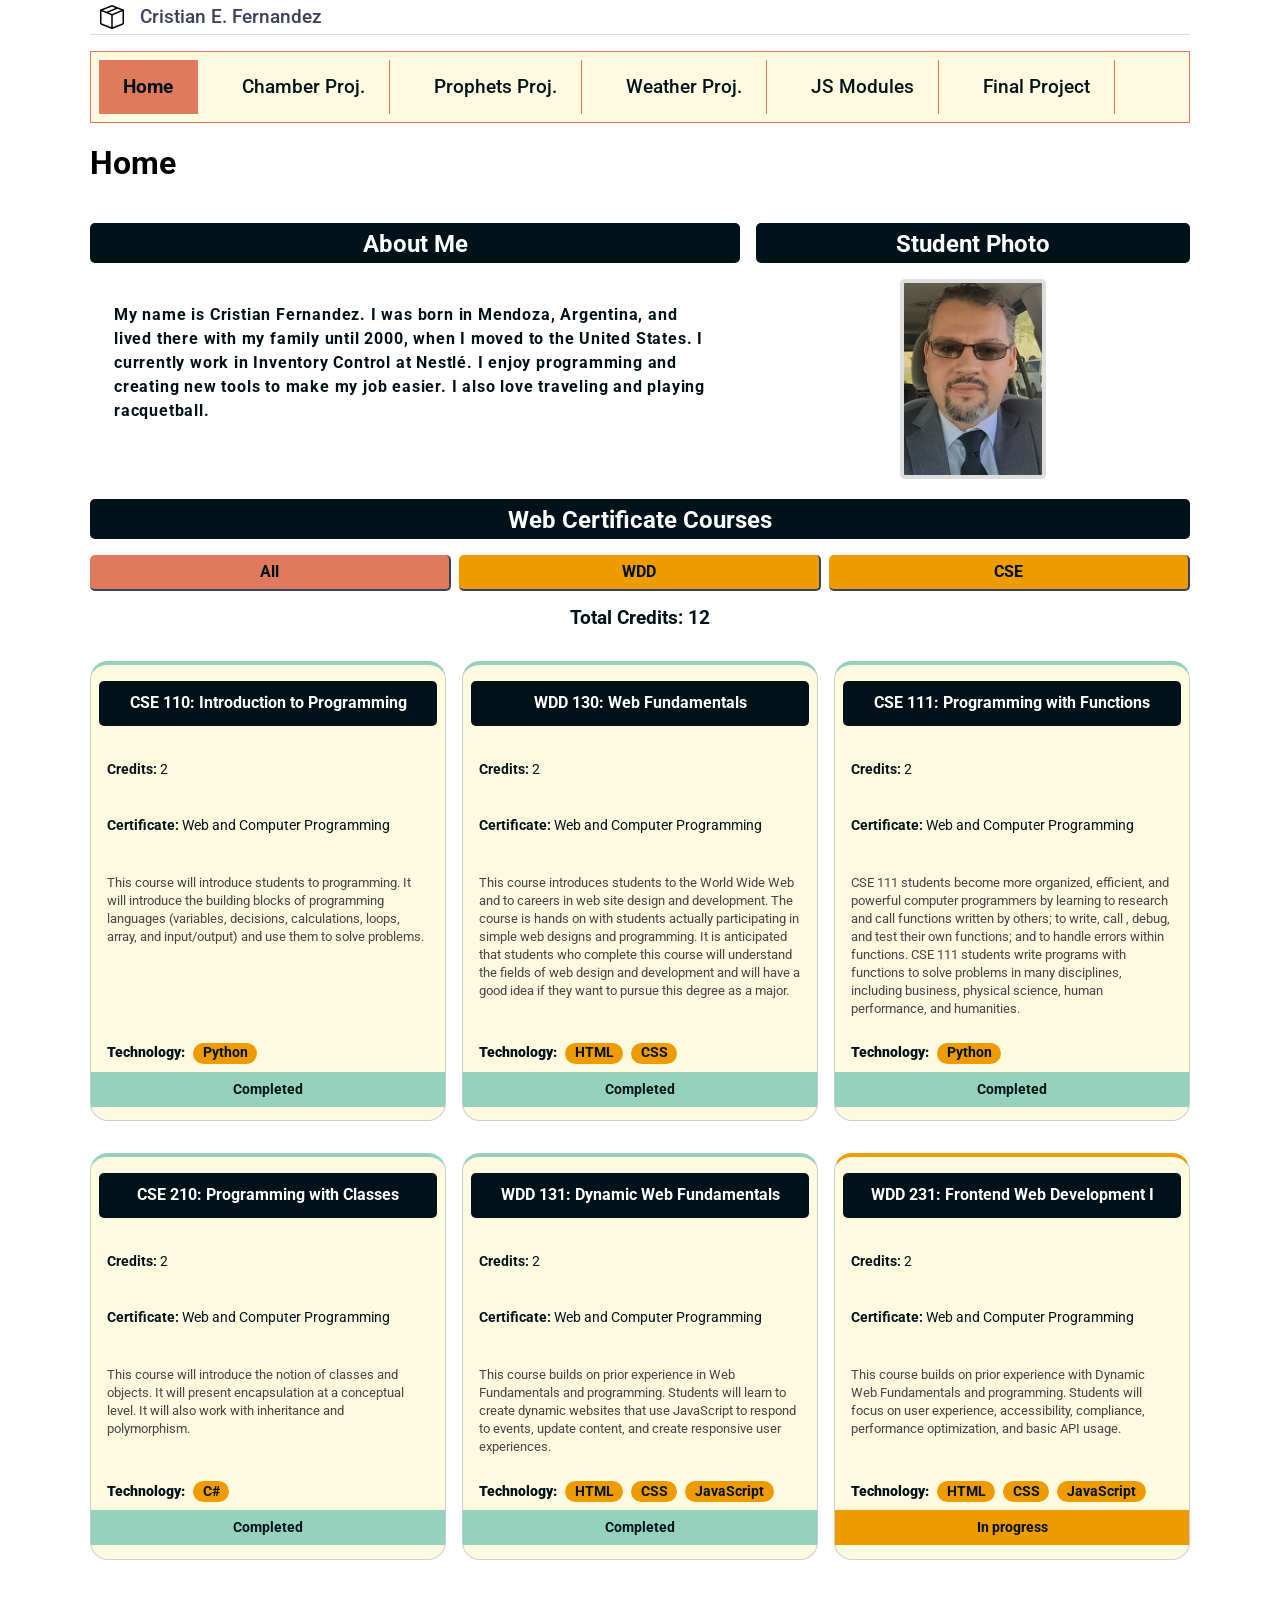
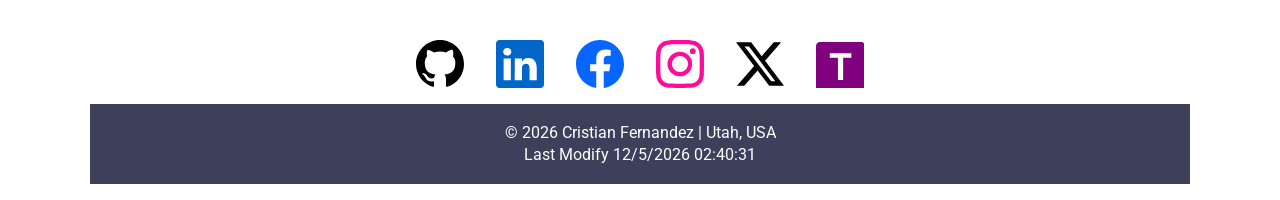
<file: index.html>
<!DOCTYPE html>
<html lang="en">
<head>
    <meta charset="UTF-8">
    <meta name="viewport" content="width=device-width, initial-scale=1.0">
    <title>WDD 231 - Web Frontend Development I - Cristian Fernandez</title>
    <meta name="description"
        content="WDD 231 - Web Frontend Development I. Apply the concepts to a page that is responsive in both small and larger views." />
    <meta name="author" content="Cristian Fernandez" />
    
    <meta property="og:title" content="WDD 231 - Web Frontend Development I">
    <meta property="og:description" content="Discover learning resources, projects, and insights from WDD 231 - Web Frontend Development I. Explore responsive design, web development techniques, and more." />
    <meta property="og:url" content="https://thecef02.github.io/wdd231/index.html">
    <meta property="og:image" content="https://thecef02.github.io/wdd231/images/logo.svg">
    
    <link rel="preconnect" href="https://fonts.googleapis.com">
    <link rel="preconnect" href="https://fonts.gstatic.com" crossorigin>
    <link rel="preload" as="style" href="https://fonts.googleapis.com/css2?family=Roboto:wght@400;700&display=swap">
    <link rel="stylesheet" href="https://fonts.googleapis.com/css2?family=Roboto:wght@400;700&display=swap" media="print"
        onload="this.media='all'">
    <noscript>
        <link rel="stylesheet" href="https://fonts.googleapis.com/css2?family=Roboto:wght@400;700&display=swap">
    </noscript>
    <link rel="icon" href="images/favicon.ico">
    <link rel="stylesheet" href="normalize.css">
    <link rel="stylesheet" href="styles/small.css">
    <link rel="stylesheet" href="styles/larger.css">
    <script src="scripts/courses.js" defer></script>
    <script src="scripts/core.js" defer></script>
</head>
<body>
    <header>
        <img src="images/logo.svg" alt="site logo" width="1" height="1">
        <span>Cristian E. Fernandez</span>
        <button id="nav-button" class="hamburger" aria-label="navigation"></button>
    </header>
    <nav><ul>
        <li class="current"><a href="#">Home</a></li>
        <li><a href="chamber/index.html">Chamber Proj.</a></li>
        <li><a href="prophets.html">Prophets Proj.</a></li>
        <li><a href="weather.html">Weather Proj.</a></li>
        <li><a href="week3/modules.html">JS Modules</a></li>
        <li><a href="project/index.html">Final Project</a></li>
    </ul></nav>
    <main>
        <h1>Home</h1>
        <section class="me">
            <div class="card-top">
                <div class="card-title">
                    <h2>About Me</h2>
                    <p>
                        My name is Cristian Fernandez. I was born in Mendoza, Argentina, and lived there with my family until 2000, when I moved
                        to the United States.
                        I currently work in Inventory Control at Nestlé. I enjoy programming and creating new tools to make my job easier.
                        I also love traveling and playing racquetball.
                    </p>
                </div>
                <div class="card-title">
                    <h2>Student Photo</h2>
                    <img src="images/cristianf.jpg" alt="Portrait of Cristian" width="146" height="200" loading="lazy">
                </div>
            </div>
        </section>


        <section class="card-courses">
            <div class="card-title">
                <h2>Web Certificate Courses</h2>
            </div>
        </section>
        <section>
            <div class="card-filter">
                <button class="filter-button" aria-label="Filter courses by category">All</button>
                <button class="filter-button" aria-label="Filter courses by category">WDD</button>
                <button class="filter-button" aria-label="Filter courses by category">CSE</button>
            </div>        
        
            <h2 id="total-credits">Total Credits: 0</h2>
            <div id="courses-container" class="card-container">
                <!-- dynamically inserted here -->
                
            </div>
        
        </section>
    </main>
    <footer>
        <div class="social-links">
            <a href="https://github.com/thecef02" target="_blank" rel="github">
                <img src="images/github.svg" alt="Link to GitHub web page">
            </a>
            <a href="https://www.linkedin.com/in/cristian-e-fernandez" target="_blank" rel="linkedin">
                <img src="images/linkedin.svg" alt="Link to LinkedIn page">
            </a>
            <a href="https://www.facebook.com/your-facebook-username" target="_blank" rel="facebook">
                <img src="images/facebook.svg" alt="Link to Facebook page">
            </a>
            <a href="https://www.instagram.com/your-instagram-username" target="_blank" rel="instagram">
                <img src="images/instagram.svg" alt="Link to Instagram page">
            </a>
            <a href="https://twitter.com/your-twitter-username" target="_blank" rel="twitter">
                <img src="images/twitter-x.svg" alt="Link to Twitter page">
            </a>
            <a href="https://teams.microsoft.com/your-teams-link" target="_blank" rel="ms-teams">
                <img src="images/microsoft-teams.svg" alt="Link to Microsoft Teams page">
            </a>
        </div>
        <div class="last-updated">
                <p>&copy; <span id="currentyear"></span></p>
                <p id="lastModified"></p>
        </div>
    </footer>
</body>
</html>
</file>
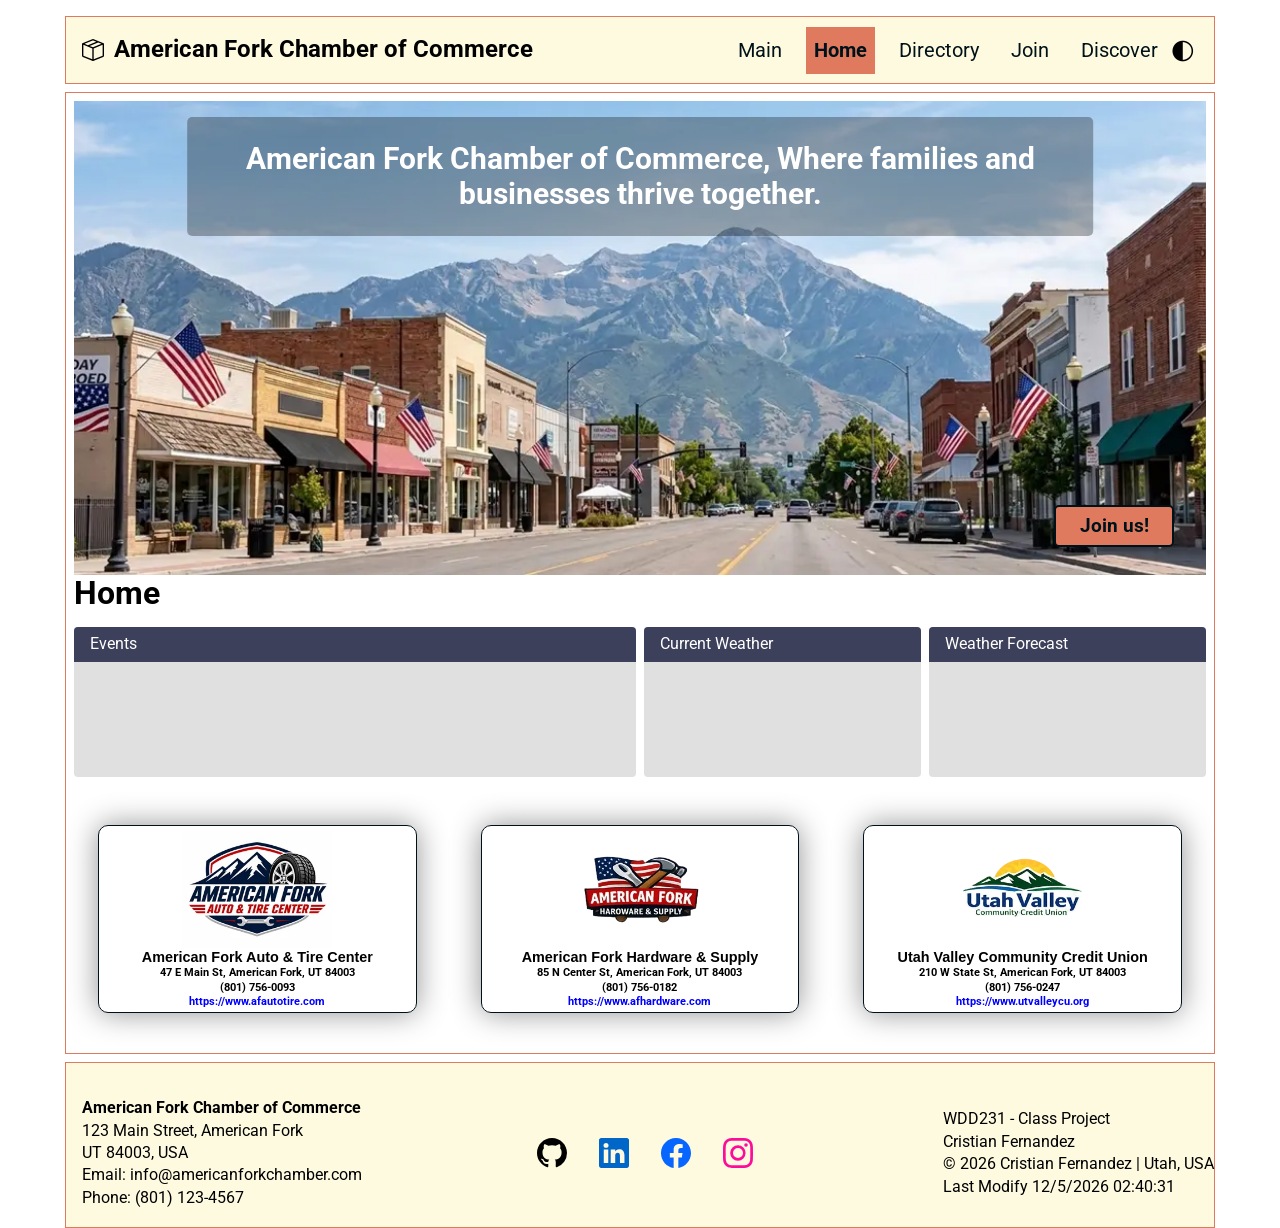
<file: chamber/index.html>
<!DOCTYPE html>
<html lang="en">

<head>
    <meta charset="UTF-8">
    <meta name="viewport" content="width=device-width, initial-scale=1.0">
    <title>WDD 231 - Web Frontend Development I - Directory - Cristian Fernandez</title>
    <meta name="description"
        content="WDD 231 - Web Frontend Development I. Apply the concepts to a page that is responsive in both small and larger views." />
    <meta name="author" content="Cristian Fernandez" />

    <meta property="og:title" content="American Fork Chamber of Commerce Home page">
    <meta property="og:description"
        content="The American Fork chamber of commerce is a local organization of businesses that work together to strengthen the business interests of the group." />
    <meta property="og:url" content="https://thecef02.github.io/wdd231/chamber/index.html">
    <meta property="og:image" content="https://thecef02.github.io/wdd231/chamber/images/logo.svg">

    <link rel="preconnect" href="https://fonts.googleapis.com">
    <link rel="preconnect" href="https://fonts.gstatic.com" crossorigin>
    <link rel="preload" as="style" href="https://fonts.googleapis.com/css2?family=Roboto:wght@400;700&display=optional">
    <link rel="stylesheet" href="https://fonts.googleapis.com/css2?family=Roboto:wght@400;700&display=optional"
        media="print" onload="this.media='all'">
    <noscript>
        <link rel="stylesheet" href="https://fonts.googleapis.com/css2?family=Roboto:wght@400;700&display=optional">
    </noscript>
    <link rel="icon" href="images/favicon.ico">
    <link rel="stylesheet" href="styles/normalize.css">
    <link rel="stylesheet" href="styles/small.css">
    <link rel="stylesheet" href="styles/larger.css">
    <script src="scripts/script.js" defer></script>
    <script src="scripts/cards.js" defer></script>
    <script src="scripts/core.js" defer></script>
</head>

<body>
    <header>
        <div class="header-brand">
            <img src="images/logo.svg" alt="American Fork Chamber of Commerce logo" width="50" height="50">
            <span>American Fork Chamber of Commerce</span>
        </div>
        <div class="nav-holder">
            <nav>
                <ul>
                    <li><a href="../index.html">Main</a></li>
                    <li class="current"><a href="index.html">Home</a></li>
                    <li><a href="directory.html">Directory</a></li>
                    <li><a href="join.html">Join</a></li>
                    <li><a href="discover.html">Discover</a></li>
                </ul>
            </nav>
            <button id="theme-toggle" aria-label="Toggle dark mode">&#9680;</button>
            <button id="nav-button" class="hamburger" aria-label="navigation"></button>
        </div>
    </header>




    <main>
        <section class="hero-image">
            <img src="images/hero.webp" width="1100" height="460"
            alt="View of American Fork city with the mountains in the background">
            <button id="join-us-button" class="join-us" aria-label="Join us button" onclick="location.href='join.html'">Join us!</button>
            <div class="hero-text">
                <h2>American Fork Chamber of Commerce, Where families and businesses thrive together.</h2>
            </div>
            <h1>Home</h1>
        </section>
        <section class="middle-content">
            <div class="content-holder1">
                <div class="events">
                    <h2>Events</h2>
                </div>
            </div>
            <div class="content-holder2">
                <div class="weather">
                    <h2>Current Weather</h2>
                    <div class="current-cards-holder">
                    
                    </div>
                </div>
                <div class="forecast">
                    <h2>Weather Forecast</h2>
                    <div class="forecast-cards-holder">

                    </div>
                </div>
            </div>
        </section>
        <section class="business-holder">
            <h2 class="hidden">Business Directory</h2>
            <div class="view-toggle">

                <button id="grid-view" aria-label="Grid view">&#x25A6;</button>
                <button id="list-view" aria-label="List view">&#x25A4;</button>
            </div>

            <div id="cards" class="business-cards">
            </div>
        </section>
    </main>



    <footer>
        <div class="chamber-info">
            <h3>American Fork Chamber of Commerce</h3>
            <p>123 Main Street, American Fork</p>
            <p>UT 84003, USA</p>
            <p>Email: info@americanforkchamber.com</p>
            <p>Phone: (801) 123-4567 </p>
        </div>
        <div class="social-links">
            <a href="https://github.com/thecef02" target="_blank" rel="github">
                <img src="images/github.svg" alt="Link to GitHub web page" width="30" height="30">
            </a>
            <a href="https://www.linkedin.com/in/cristian-e-fernandez" target="_blank" rel="linkedin">
                <img src="images/linkedin.svg" alt="Link to LinkedIn page" width="30" height="30">
            </a>
            <a href="https://www.facebook.com/your-facebook-username" target="_blank" rel="facebook">
                <img src="images/facebook.svg" alt="Link to Facebook page" width="30" height="30">
            </a>
            <a href="https://www.instagram.com/your-instagram-username" target="_blank" rel="instagram">
                <img src="images/instagram.svg" alt="Link to Instagram page" width="30" height="30">
            </a>
            <!-- <a href="https://twitter.com/your-twitter-username" target="_blank" rel="twitter">
                <img src="images/twitter-x.svg" alt="Link to Twitter page">
            </a>
            <a href="https://teams.microsoft.com/your-teams-link" target="_blank" rel="ms-teams">
                <img src="images/microsoft-teams.svg" alt="Link to Microsoft Teams page">
            </a> -->
        </div>
        <div class="last-updated">
            <p>WDD231 - Class Project</p>
            <p>Cristian Fernandez</p>
            <p>&copy; <span id="currentyear"></span></p>
            <p id="lastModified"></p>
        </div>
    </footer>
</body>

</html>
</file>
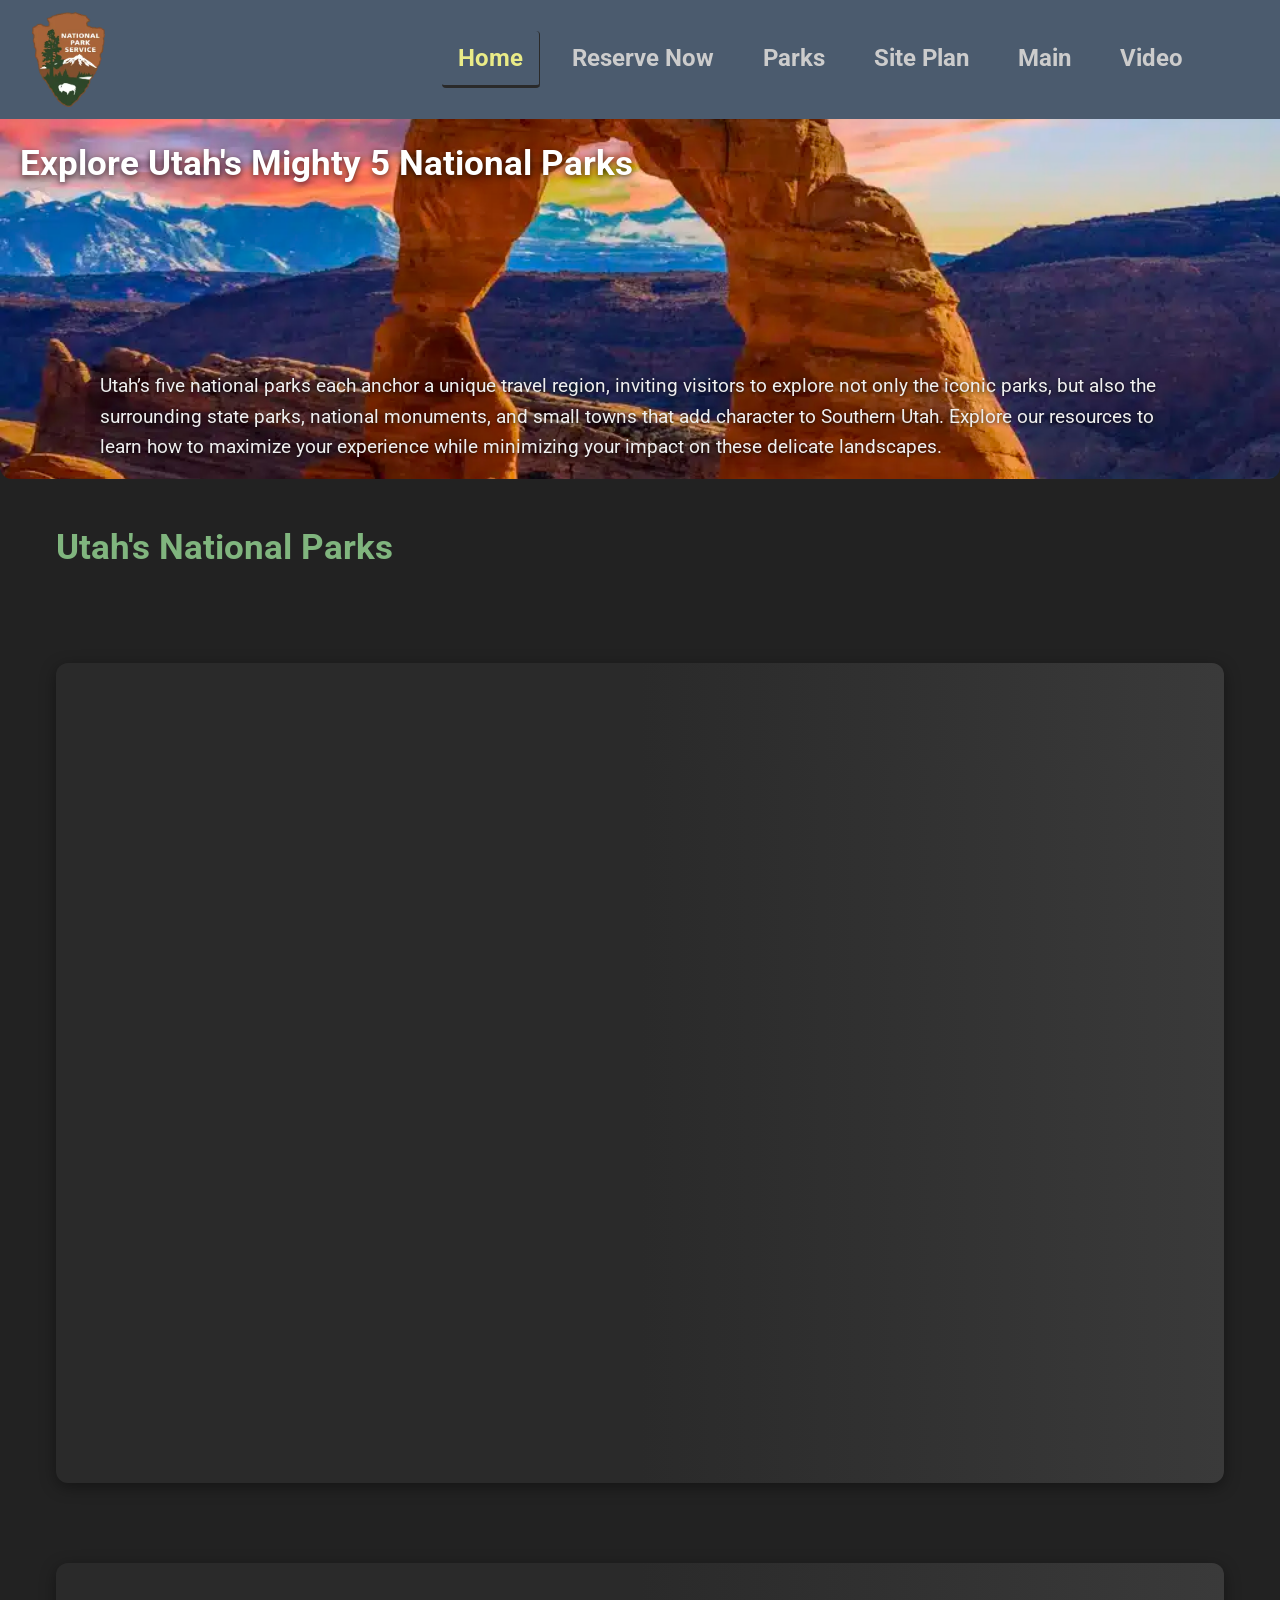
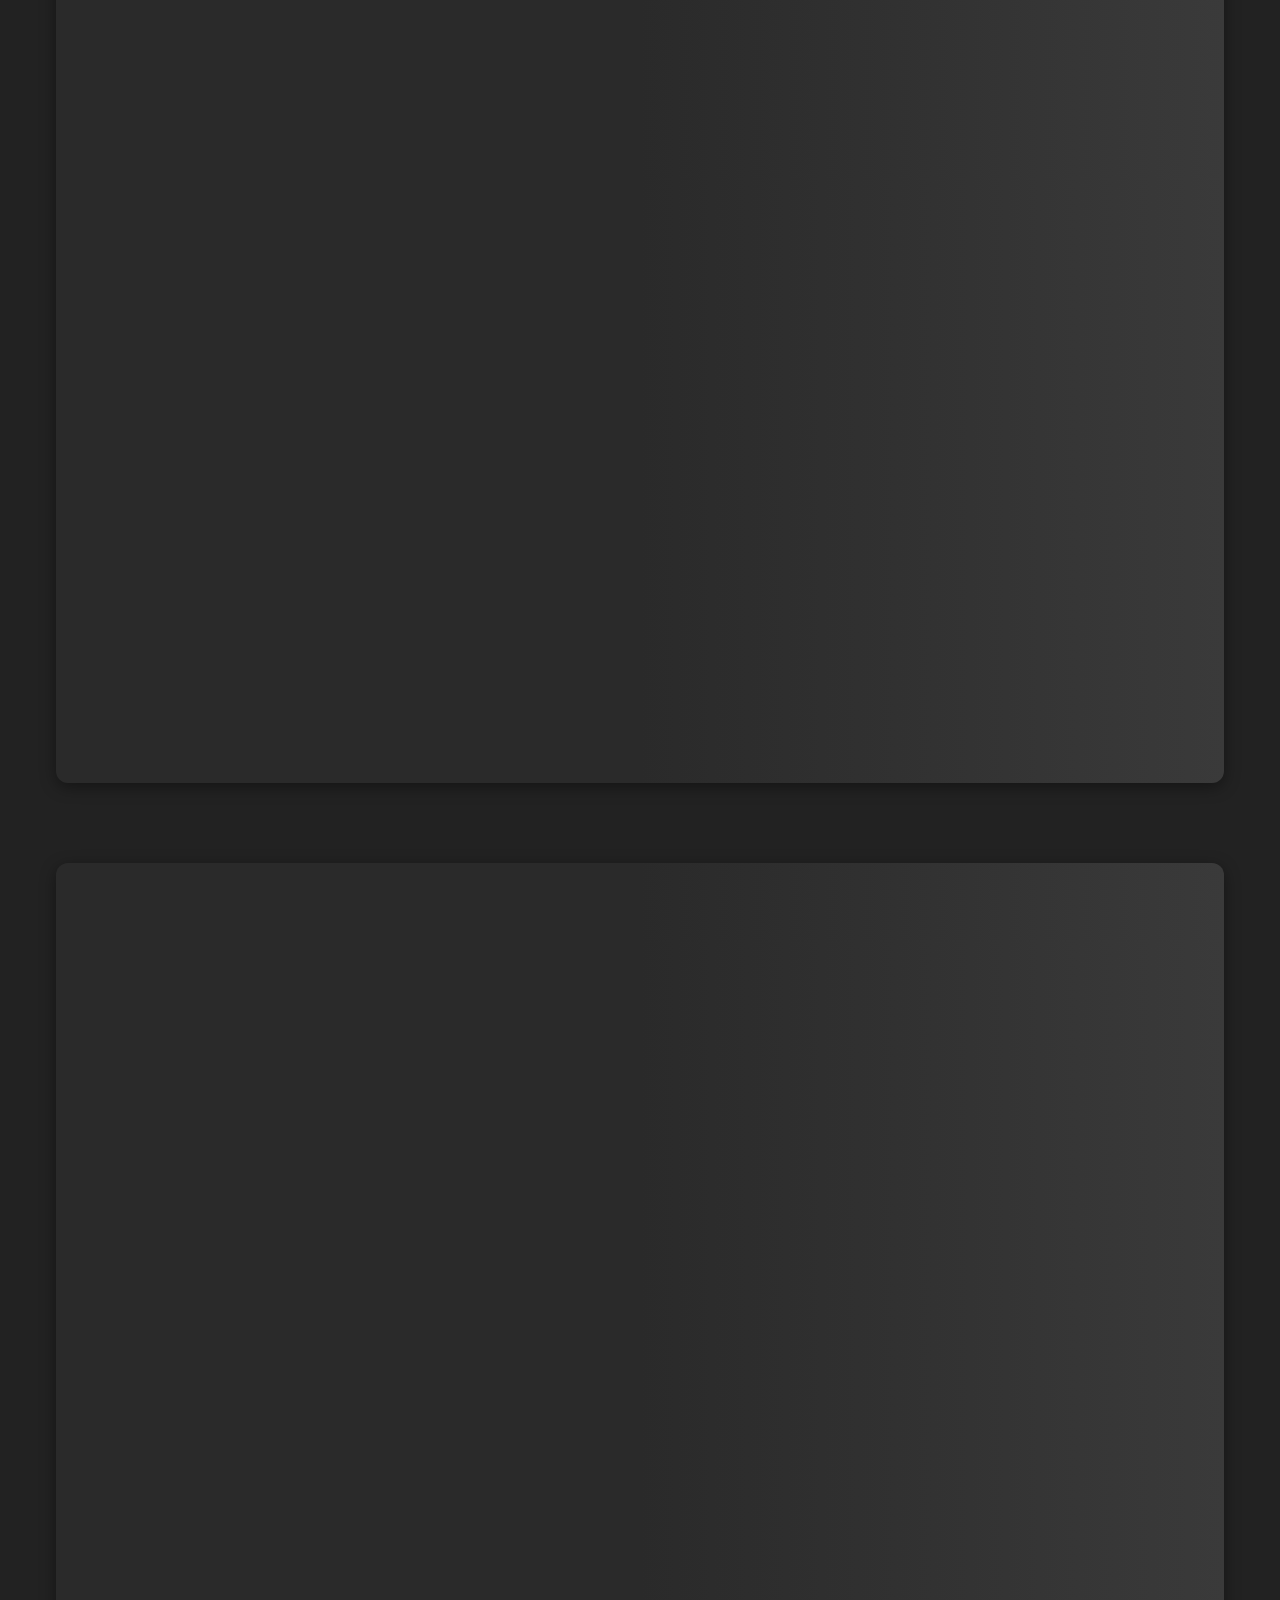
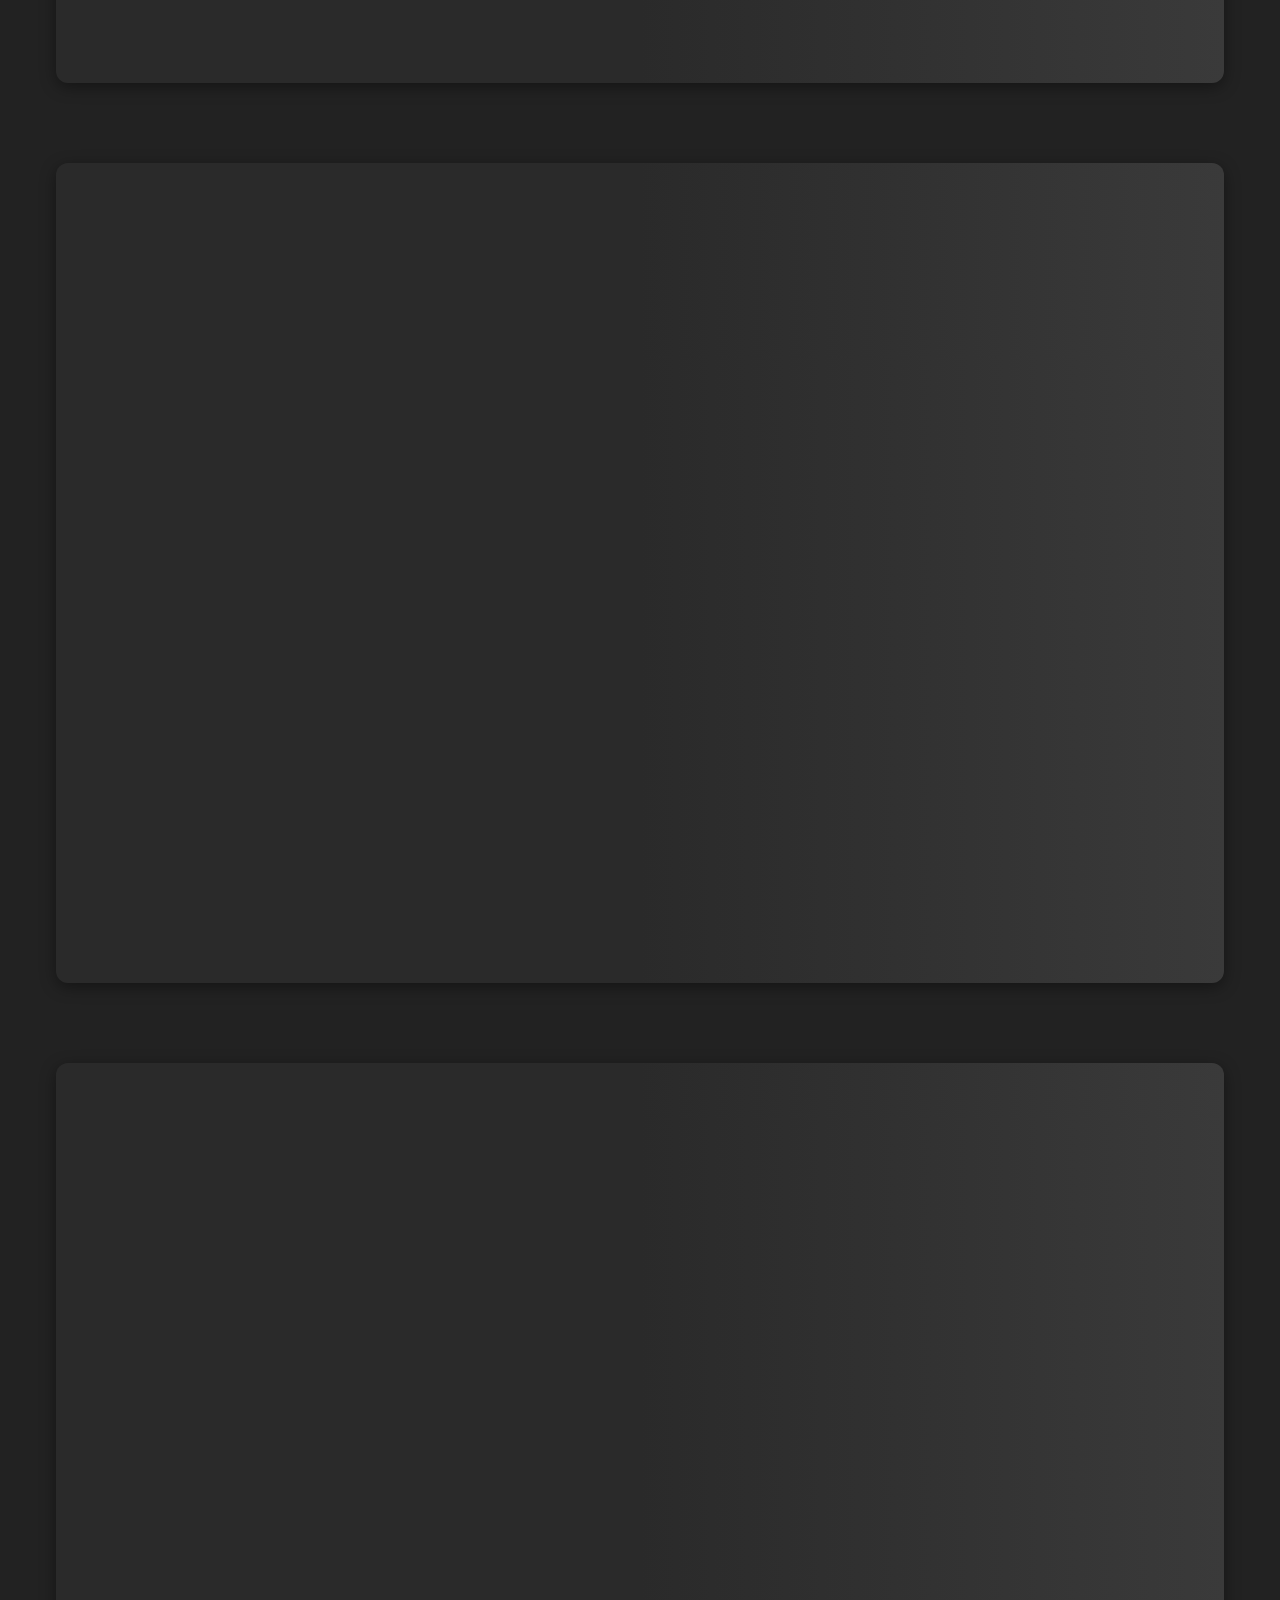
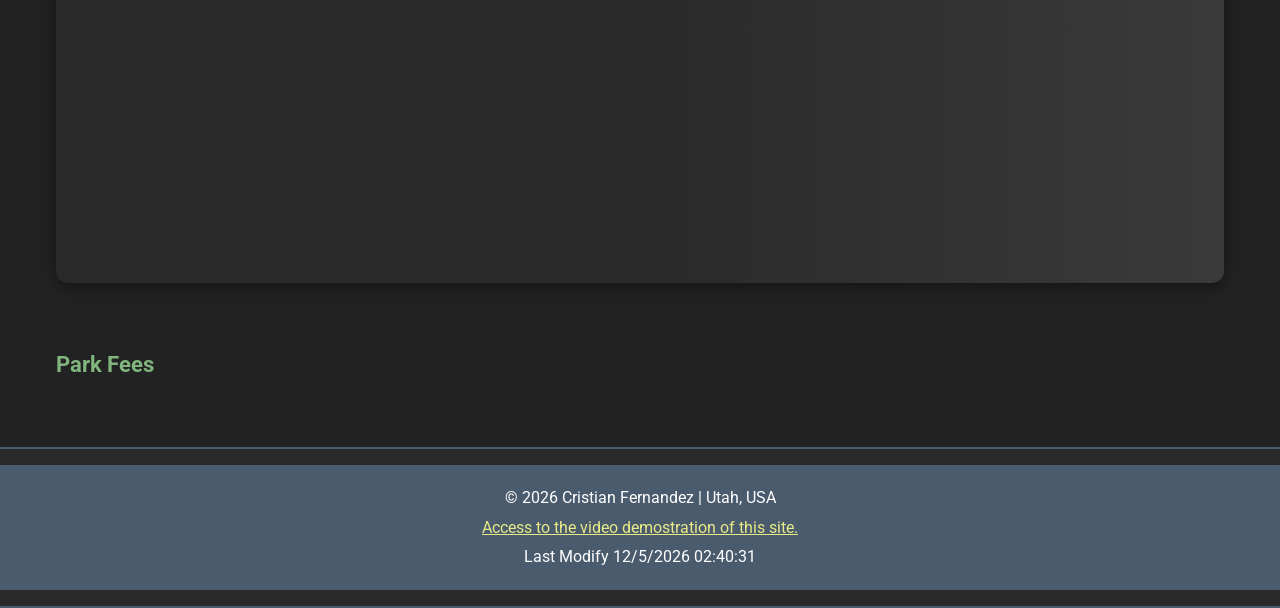
<file: project/index.html>
﻿<!DOCTYPE html>
<html lang="en">

<head>
    <meta charset="UTF-8">
    <meta name="viewport" content="width=device-width, initial-scale=1.0">
    <title>WDD 231 - Web Frontend Development I - Cristian Fernandez</title>
    <meta name="description"
        content="WDD 231 - Web Frontend Development I. Apply the concepts to a page that is responsive in both small and larger views." />
    <meta name="author" content="Cristian Fernandez" />

    <meta property="og:title" content="WDD 231 - Web Frontend Development I"> <meta property="og:description"
        content="Discover learning resources, projects, and insights from WDD 231 - Web Frontend Development I. Explore responsive design, web development techniques, and more." />
    <meta property="og:url" content="https://thecef02.github.io/wdd231/index.html">
    <meta property="og:image" content="https://thecef02.github.io/wdd231/images/logo.svg">

    <link rel="preconnect" href="https://fonts.googleapis.com">
    <link rel="preconnect" href="https://fonts.gstatic.com" crossorigin>
    <link rel="preload" as="style" href="https://fonts.googleapis.com/css2?family=Roboto:wght@400;700&display=swap">
    <link rel="stylesheet" href="https://fonts.googleapis.com/css2?family=Roboto:wght@400;700&display=swap"
        media="print" onload="this.media='all'">
    <noscript>
        <link rel="stylesheet" href="https://fonts.googleapis.com/css2?family=Roboto:wght@400;700&display=swap">
    </noscript>
    <link rel="icon" href="images/favicon.ico">
    <link rel="stylesheet" href="../normalize.css">
    <link rel="stylesheet" href="styles/small.css">
    <link rel="stylesheet" href="styles/larger.css">
    <script src="scripts/main-functions.mjs" type="module" ></script>
    <script src="scripts/core.js" defer></script>
    <script src="scripts/index.js" type="module"></script>

</head>

<body>
    <header>

        <img src="images/np-logo.webp" alt="site logo" width="73" height="95" loading="lazy">
        <nav>
            <ul>
                <li class="current"><a href="index.html">Home</a></li>
                <li><a href="reserve.html">Reserve Now</a></li>
                <li><a href="parks.html">Parks</a></li>
                <li><a href="siteplan.html">Site Plan</a></li>
                <li><a href="../index.html">Main</a></li>
                <li><a href="https://youtu.be/N83JHE_tVjM">Video</a></li>
            </ul>
        </nav>
        <button id="nav-button" class="hamburger" aria-label="navigation">
            <span></span>
            <span></span>
            <span></span>
        </button>
    </header>

    <main>
        <section class="hero">
            <img src="images/arches.webp" alt="hero image" width="1024" height="400" loading="lazy">
            <h1>Explore Utah's Mighty 5 National Parks</h1>
            <p>Utah’s five national parks each anchor a unique travel region, inviting visitors to explore not only the iconic parks,
            but also the surrounding state parks, national monuments, and small towns that add character to Southern Utah. Explore
            our resources to learn how to maximize your experience while minimizing your impact on these delicate landscapes.</p>
        </section>

<section class="parks-holder">
    <h2>Utah's National Parks</h2>
    <section class="park park-skeleton" aria-hidden="true"></section>
    <section class="park park-skeleton" aria-hidden="true"></section>
    <section class="park park-skeleton" aria-hidden="true"></section>
    <section class="park park-skeleton" aria-hidden="true"></section>
    <section class="park park-skeleton" aria-hidden="true"></section>
</section>


<section class="parks-fees-table-holder">
    <h2>Park Fees</h2>
</section>
    </main>
    <footer>
        <div class="last-updated">
            <p>&copy; <span id="currentyear"></span></p>
            <a href="https://youtu.be/N83JHE_tVjM">Access to the video demostration of this site.</a>
            <p id="lastModified"></p>
        </div>
    </footer>
</body>

</html>
</file>
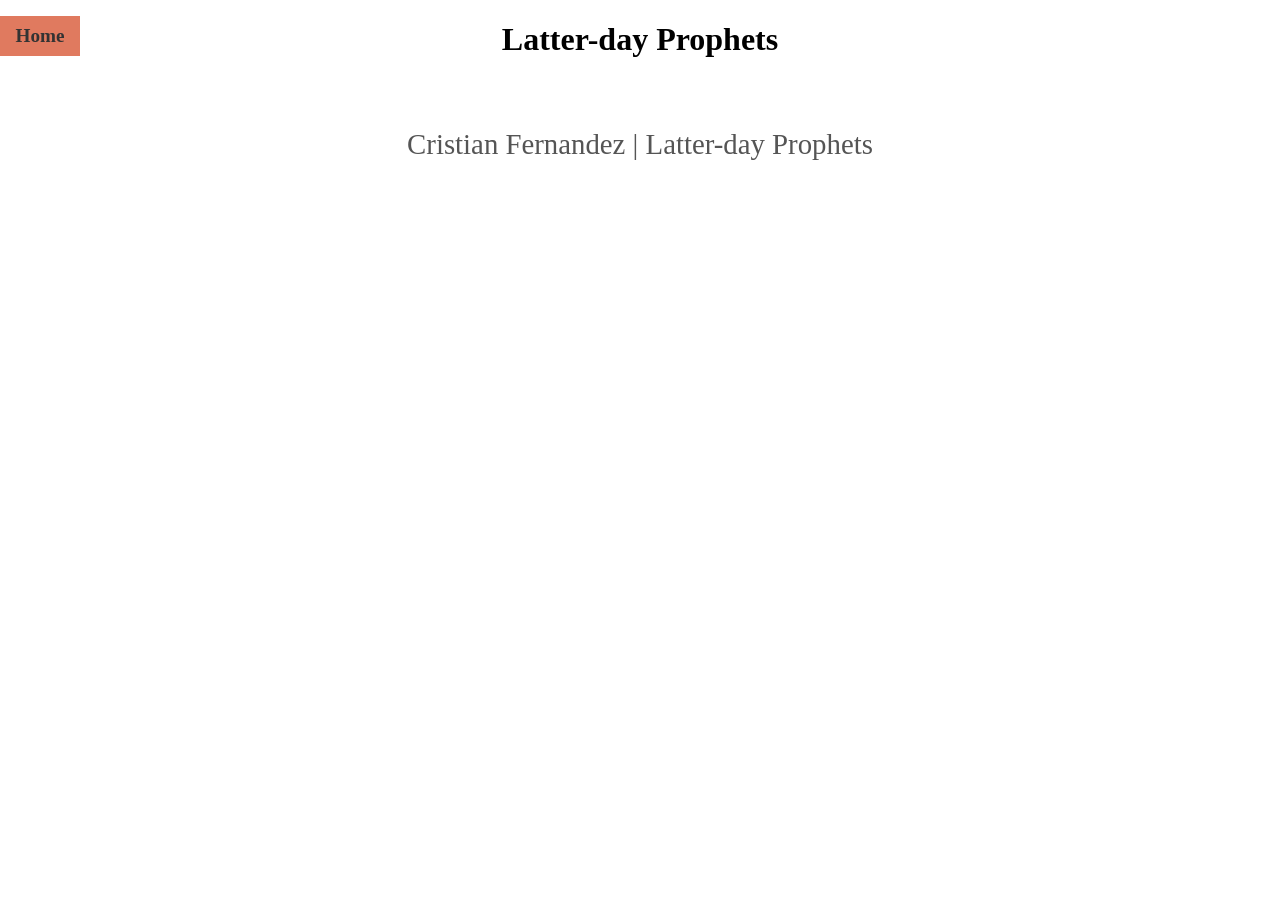
<file: prophets.html>
<!DOCTYPE html>
<html lang="en">
<head>
    <meta charset="UTF-8">
    <meta name="viewport" content="width=device-width, initial-scale=1.0">
    <title>WDD 231 - Web Frontend Development I - Cristian Fernandez</title>
    <meta name="description"
        content="WDD 231 - Web Frontend Development I. Apply the concepts to a page that is responsive in both small and larger views." />
    <meta name="author" content="Cristian Fernandez" />
    
    <meta property="og:title" content="WDD 231 - Web Frontend Development I">
    <meta property="og:description"
        content="Discover learning resources, projects, and insights from WDD 231 - Web Frontend Development I. Explore responsive design, web development techniques, and more." />
    <meta property="og:url" content="https://thecef02.github.io/wdd231/index.html">
    <meta property="og:image" content="https://thecef02.github.io/wdd231/images/logo.svg">
    
    <link rel="preconnect" href="https://fonts.googleapis.com">
    <link rel="preconnect" href="https://fonts.gstatic.com" crossorigin>
    <link rel="preload" as="style" href="https://fonts.googleapis.com/css2?family=Roboto:wght@400;700&display=swap">
    <link rel="stylesheet" href="https://fonts.googleapis.com/css2?family=Roboto:wght@400;700&display=swap" media="print"
        onload="this.media='all'">
    <noscript>
        <link rel="stylesheet" href="https://fonts.googleapis.com/css2?family=Roboto:wght@400;700&display=swap">
    </noscript>
    <link rel="icon" href="images/favicon.ico">
    <link rel="stylesheet" href="normalize.css">
    <link rel="stylesheet" href="styles/prophets.css">
    <script src="scripts/prophets.js" defer></script>
    
</head>
<body>
    <header>
        <a href="index.html">Home</a>
        <h1>Latter-day Prophets</h1>
    </header>
    <main>
        <div id="cards"></div>
    </main>
    <footer>
        Cristian Fernandez | Latter-day Prophets
    </footer>
</body>
</html>
</file>
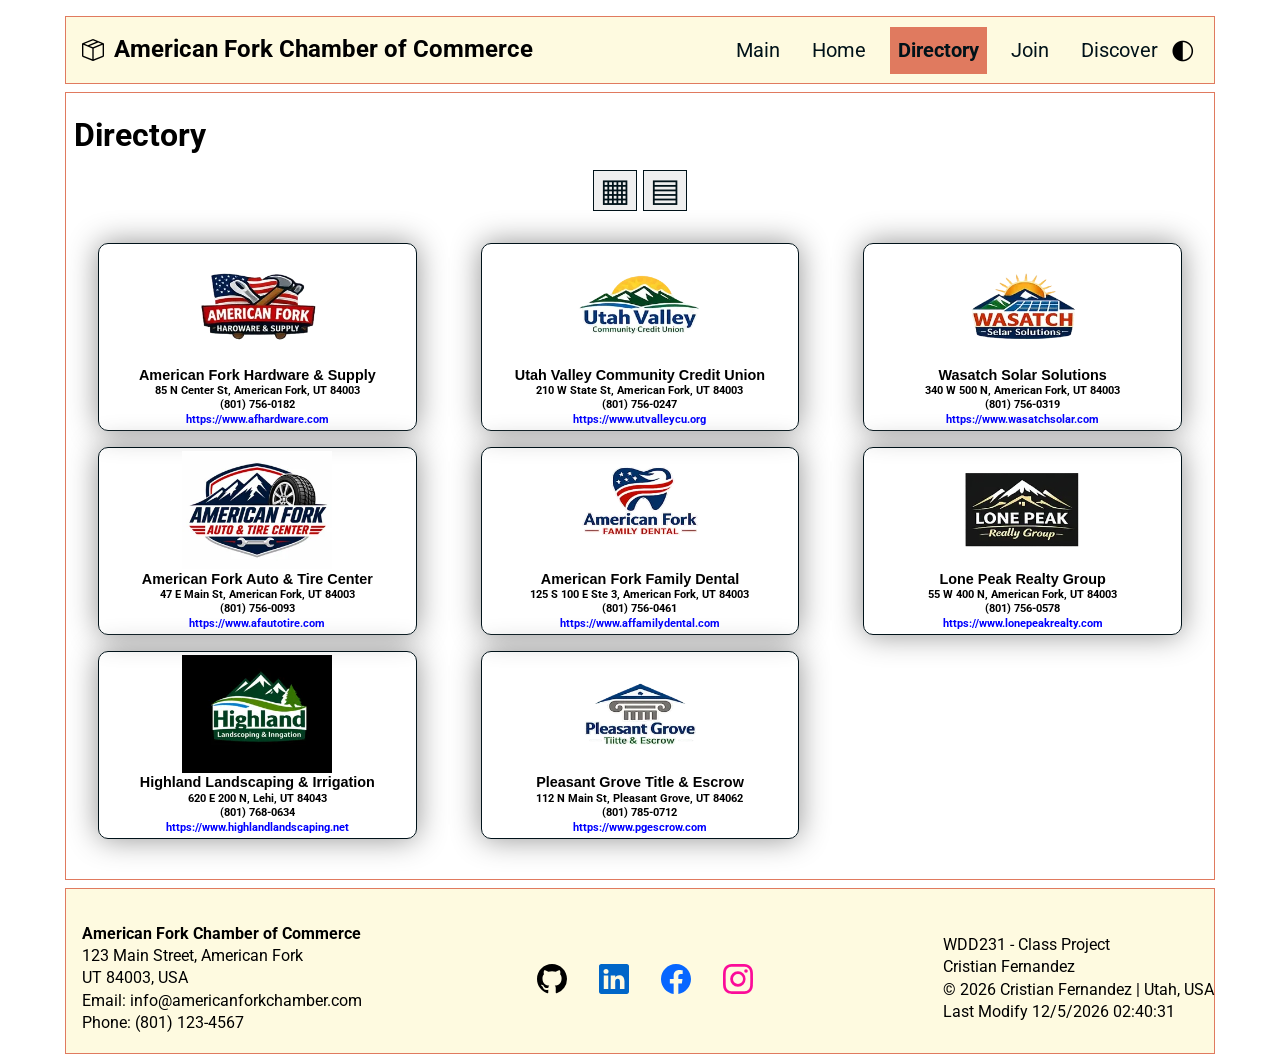
<file: chamber/directory.html>
<!DOCTYPE html>
<html lang="en">

<head>
    <meta charset="UTF-8">
    <meta name="viewport" content="width=device-width, initial-scale=1.0">
    <title>WDD 231 - Web Frontend Development I - Directory - Cristian Fernandez</title>
    <meta name="description"
        content="WDD 231 - Web Frontend Development I. Apply the concepts to a page that is responsive in both small and larger views." />
    <meta name="author" content="Cristian Fernandez" />

    <meta property="og:title" content="Chamber of Commerce Directory">
    <meta property="og:description"
        content="The American Fork chamber of commerce is a local organization of businesses that work together to strengthen the business interests of the group." />
    <meta property="og:url" content="https://thecef02.github.io/wdd231/chamber/directory.html">
    <meta property="og:image" content="https://thecef02.github.io/wdd231/chamber/images/logo.svg">

    <link rel="preconnect" href="https://fonts.googleapis.com">
    <link rel="preconnect" href="https://fonts.gstatic.com" crossorigin>
    <link rel="preload" as="style" href="https://fonts.googleapis.com/css2?family=Roboto:wght@400;700&display=optional">
    <link rel="stylesheet" href="https://fonts.googleapis.com/css2?family=Roboto:wght@400;700&display=optional"
        media="print" onload="this.media='all'">
    <noscript>
        <link rel="stylesheet" href="https://fonts.googleapis.com/css2?family=Roboto:wght@400;700&display=optional">
    </noscript>
    <link rel="icon" href="images/favicon.ico">
    <link rel="stylesheet" href="styles/normalize.css">
    <link rel="stylesheet" href="styles/small.css">
    <link rel="stylesheet" href="styles/larger.css">
    <script src="scripts/script.js" defer></script>
    <script src="scripts/cards.js" defer></script>
    <script src="scripts/core.js" defer></script>
</head>

<body>
    <header>
        <div class="header-brand">
            <img src="images/logo.svg" alt="American Fork Chamber of Commerce logo" width="50" height="50">
            <span>American Fork Chamber of Commerce</span>
        </div>
        <div class="nav-holder">
            <nav>
                <ul>
                    <li><a href="../index.html">Main</a></li>
                    <li ><a href="index.html">Home</a></li>
                    <li class="current"><a href="directory.html">Directory</a></li>
                    <li><a href="join.html">Join</a></li>
                    <li><a href="discover.html">Discover</a></li>
                </ul>
            </nav>
            <button id="theme-toggle" aria-label="Toggle dark mode">&#9680;</button>
            <button id="nav-button" class="hamburger" aria-label="navigation"></button>
        </div>
    </header>




    <main>
        <section class="hero-image">
            <!-- <img src="images/hero-image.jpg" width="600px" height="250px" -->
                <!-- alt="A group of people working together in an office setting, representing the collaborative spirit of the chamber of commerce."> -->
            <div class="hero-button">
            </div>
        </section>
        <section class="middle-content">
            <h1>Directory</h1>
            <div class="content-holder">
               
            </div>
        </section>
        <section class="business-holder">
            <h2 class="hidden" >Business Directory</h2>
            <div class="view-toggle">
            <button id="grid-view" aria-label="Grid view">&#x25A6;</button>
            <button id="list-view" aria-label="List view">&#x25A4;</button>
            </div>
            
            <div id="cards" class="business-cards">
            </div>
        </section>
    </main>



    <footer>
        <div class="chamber-info">
            <h3>American Fork Chamber of Commerce</h3>
            <p>123 Main Street, American Fork</p>
            <p>UT 84003, USA</p>
            <p>Email: info@americanforkchamber.com</p>
            <p>Phone: (801) 123-4567 </p>
        </div>
        <div class="social-links">
            <a href="https://github.com/thecef02" target="_blank" rel="github">
                <img src="images/github.svg" alt="Link to GitHub web page" width="30" height="30">
            </a>
            <a href="https://www.linkedin.com/in/cristian-e-fernandez" target="_blank" rel="linkedin">
                <img src="images/linkedin.svg" alt="Link to LinkedIn page" width="30" height="30">
            </a>
            <a href="https://www.facebook.com/your-facebook-username" target="_blank" rel="facebook">
                <img src="images/facebook.svg" alt="Link to Facebook page" width="30" height="30">
            </a>
            <a href="https://www.instagram.com/your-instagram-username" target="_blank" rel="instagram">
                <img src="images/instagram.svg" alt="Link to Instagram page" width="30" height="30">
            </a>
            <!-- <a href="https://twitter.com/your-twitter-username" target="_blank" rel="twitter">
                <img src="images/twitter-x.svg" alt="Link to Twitter page">
            </a>
            <a href="https://teams.microsoft.com/your-teams-link" target="_blank" rel="ms-teams">
                <img src="images/microsoft-teams.svg" alt="Link to Microsoft Teams page">
            </a> -->
        </div>
        <div class="last-updated">
            <p>WDD231 - Class Project</p>
            <p>Cristian Fernandez</p>
            <p>&copy; <span id="currentyear"></span></p>
            <p id="lastModified"></p>
        </div>
    </footer>
</body>

</html>
</file>
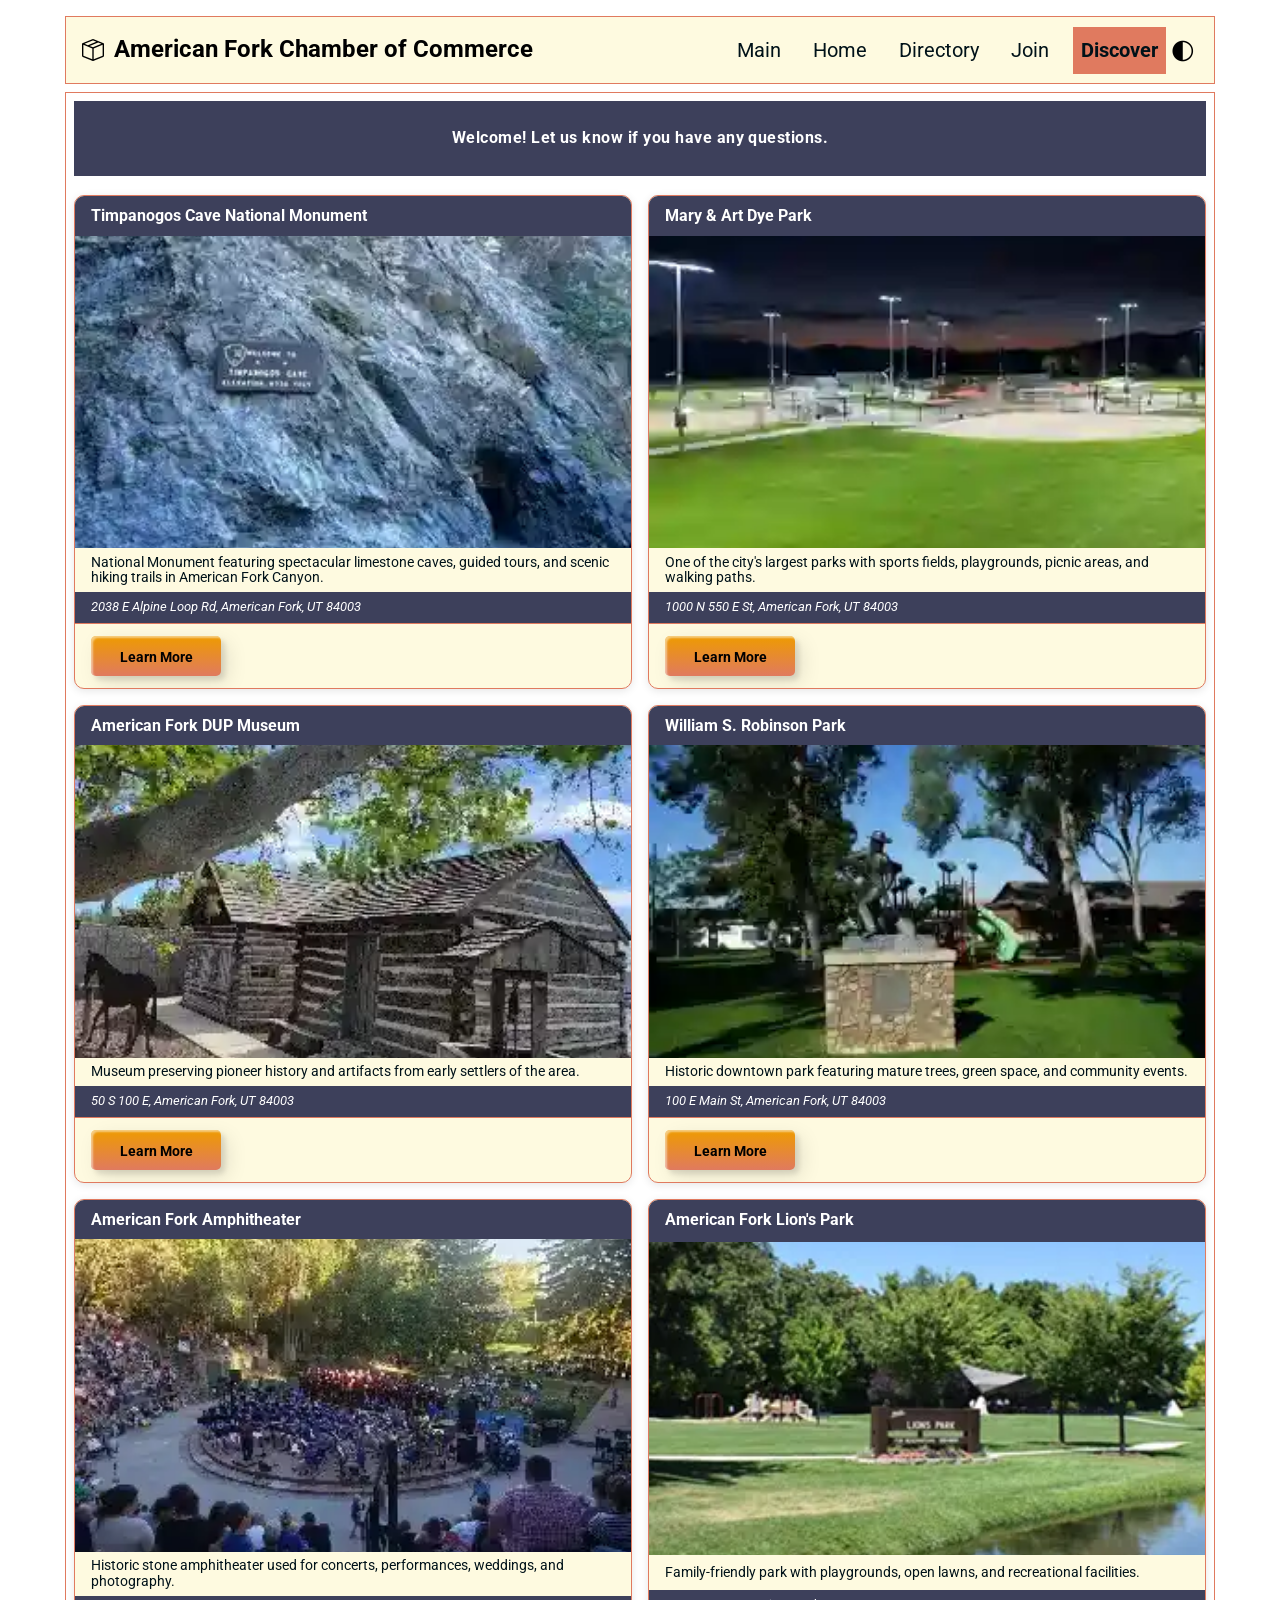
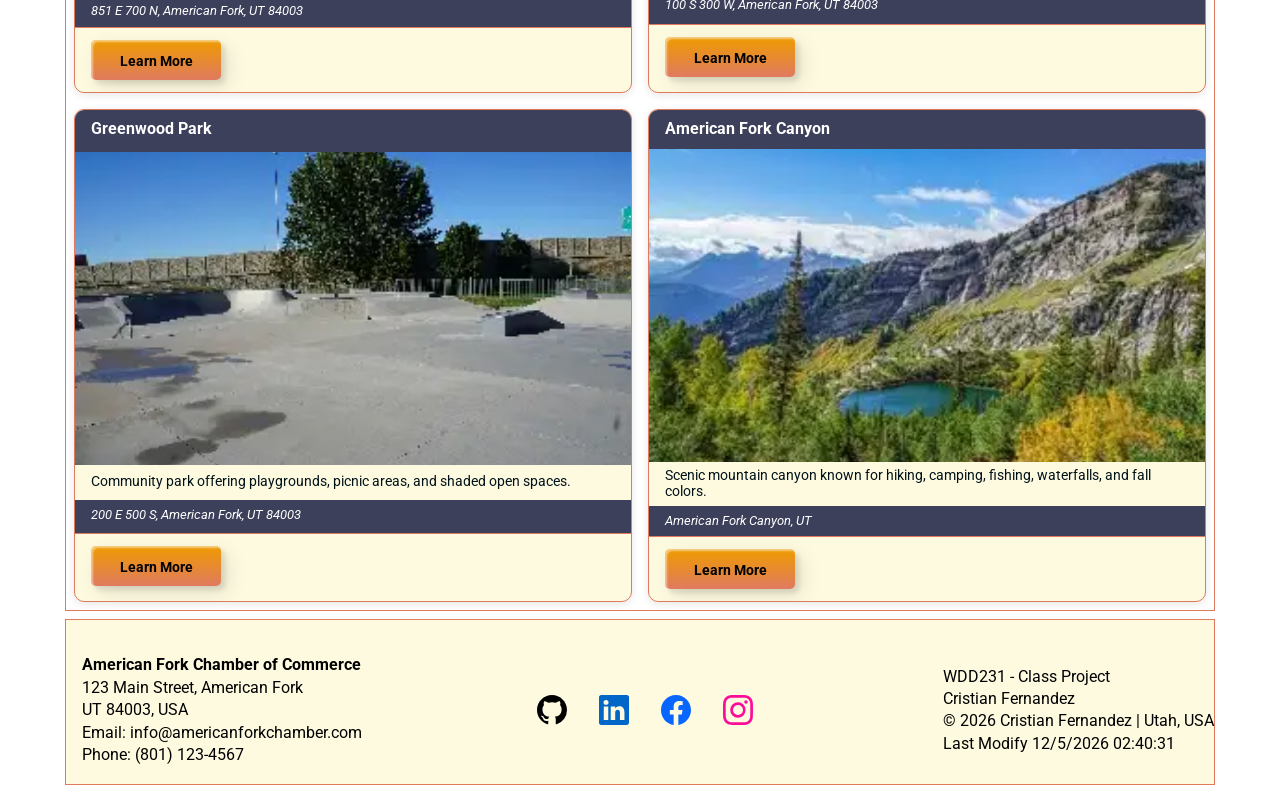
<file: chamber/discover.html>
﻿<!DOCTYPE html>
<html lang="en">

<head>
    <meta charset="UTF-8">
    <meta name="viewport" content="width=device-width, initial-scale=1.0">
    <title>WDD 231 - Web Frontend Development I - Discover - American Fork Chamber of Commerce</title>
    <meta name="description"
        content="WDD 231 - Web Frontend Development I. Apply the concepts to a page that is responsive in both small and larger views." />
    <meta name="author" content="Cristian Fernandez" />

    <meta property="og:title" content="American Fork Chamber of Commerce Discover page">
    <meta property="og:description"
        content="The American Fork chamber of commerce is a local organization of businesses that work together to strengthen the business interests of the group." />
    <meta property="og:url" content="https://thecef02.github.io/wdd231/chamber/discover.html">
    <meta property="og:image" content="https://thecef02.github.io/wdd231/chamber/images/logo.svg">

    <link rel="preconnect" href="https://fonts.googleapis.com">
    <link rel="preconnect" href="https://fonts.gstatic.com" crossorigin>
    <link rel="preload" as="style" href="https://fonts.googleapis.com/css2?family=Roboto:wght@400;700&display=optional">
    <link rel="stylesheet" href="https://fonts.googleapis.com/css2?family=Roboto:wght@400;700&display=optional"
        media="print" onload="this.media='all'">
    <noscript>
        <link rel="stylesheet" href="https://fonts.googleapis.com/css2?family=Roboto:wght@400;700&display=optional">
    </noscript>
    <link rel="icon" href="images/favicon.ico">
    <link rel="stylesheet" href="styles/normalize.css">
    <link rel="stylesheet" href="styles/small.css">
    <link rel="stylesheet" href="styles/larger.css">
    <link rel="stylesheet" href="styles/discover.css">
    <script src="scripts/core.js" defer></script>
    <script src="scripts/discover.js" type="module"></script>
</head>

<body>
    <header>
        <div class="header-brand">
            <img src="images/logo.svg" alt="American Fork Chamber of Commerce logo" width="50" height="50">
            <span>American Fork Chamber of Commerce</span>
        </div>
        <div class="nav-holder">
            <nav>
                <ul>
                    <li><a href="../index.html">Main</a></li>
                    <li><a href="index.html">Home</a></li>
                    <li><a href="directory.html">Directory</a></li>
                    <li><a href="join.html">Join</a></li>
                    <li class="current"><a href="discover.html">Discover</a></li>
                </ul>
            </nav>
            <button id="theme-toggle" aria-label="Toggle dark mode">&#9680;</button>
            <button id="nav-button" class="hamburger" aria-label="navigation"></button>
        </div>
    </header>




    <main>
        <section class="visit-banner">
            <p id="visit-msg"></p>
        </section>
        <h1></h1>
        <h2></h2>
        <div id="discover-grid">
            <article class="attraction-card card-1 skeleton"></article>
            <article class="attraction-card card-2 skeleton"></article>
            <article class="attraction-card card-3 skeleton"></article>
            <article class="attraction-card card-4 skeleton"></article>
            <article class="attraction-card card-5 skeleton"></article>
            <article class="attraction-card card-6 skeleton"></article>
            <article class="attraction-card card-7 skeleton"></article>
            <article class="attraction-card card-8 skeleton"></article>
        </div>
    </main>



    <footer>
        <div class="chamber-info">
            <h3>American Fork Chamber of Commerce</h3>
            <p>123 Main Street, American Fork</p>
            <p>UT 84003, USA</p>
            <p>Email: info@americanforkchamber.com</p>
            <p>Phone: (801) 123-4567 </p>
        </div>
        <div class="social-links">
            <a href="https://github.com/thecef02" target="_blank" rel="github">
                <img src="images/github.svg" alt="Link to GitHub web page" width="30" height="30">
            </a>
            <a href="https://www.linkedin.com/in/cristian-e-fernandez" target="_blank" rel="linkedin">
                <img src="images/linkedin.svg" alt="Link to LinkedIn page" width="30" height="30">
            </a>
            <a href="https://www.facebook.com/your-facebook-username" target="_blank" rel="facebook">
                <img src="images/facebook.svg" alt="Link to Facebook page" width="30" height="30">
            </a>
            <a href="https://www.instagram.com/your-instagram-username" target="_blank" rel="instagram">
                <img src="images/instagram.svg" alt="Link to Instagram page" width="30" height="30">
            </a>
            <!-- <a href="https://twitter.com/your-twitter-username" target="_blank" rel="twitter">
                    <img src="images/twitter-x.svg" alt="Link to Twitter page">
                </a>
                <a href="https://teams.microsoft.com/your-teams-link" target="_blank" rel="ms-teams">
                    <img src="images/microsoft-teams.svg" alt="Link to Microsoft Teams page">
                </a> -->
        </div>
        <div class="last-updated">
            <p>WDD231 - Class Project</p>
            <p>Cristian Fernandez</p>
            <p>&copy; <span id="currentyear"></span></p>
            <p id="lastModified"></p>
        </div>
    </footer>
</body>

</html>
</file>
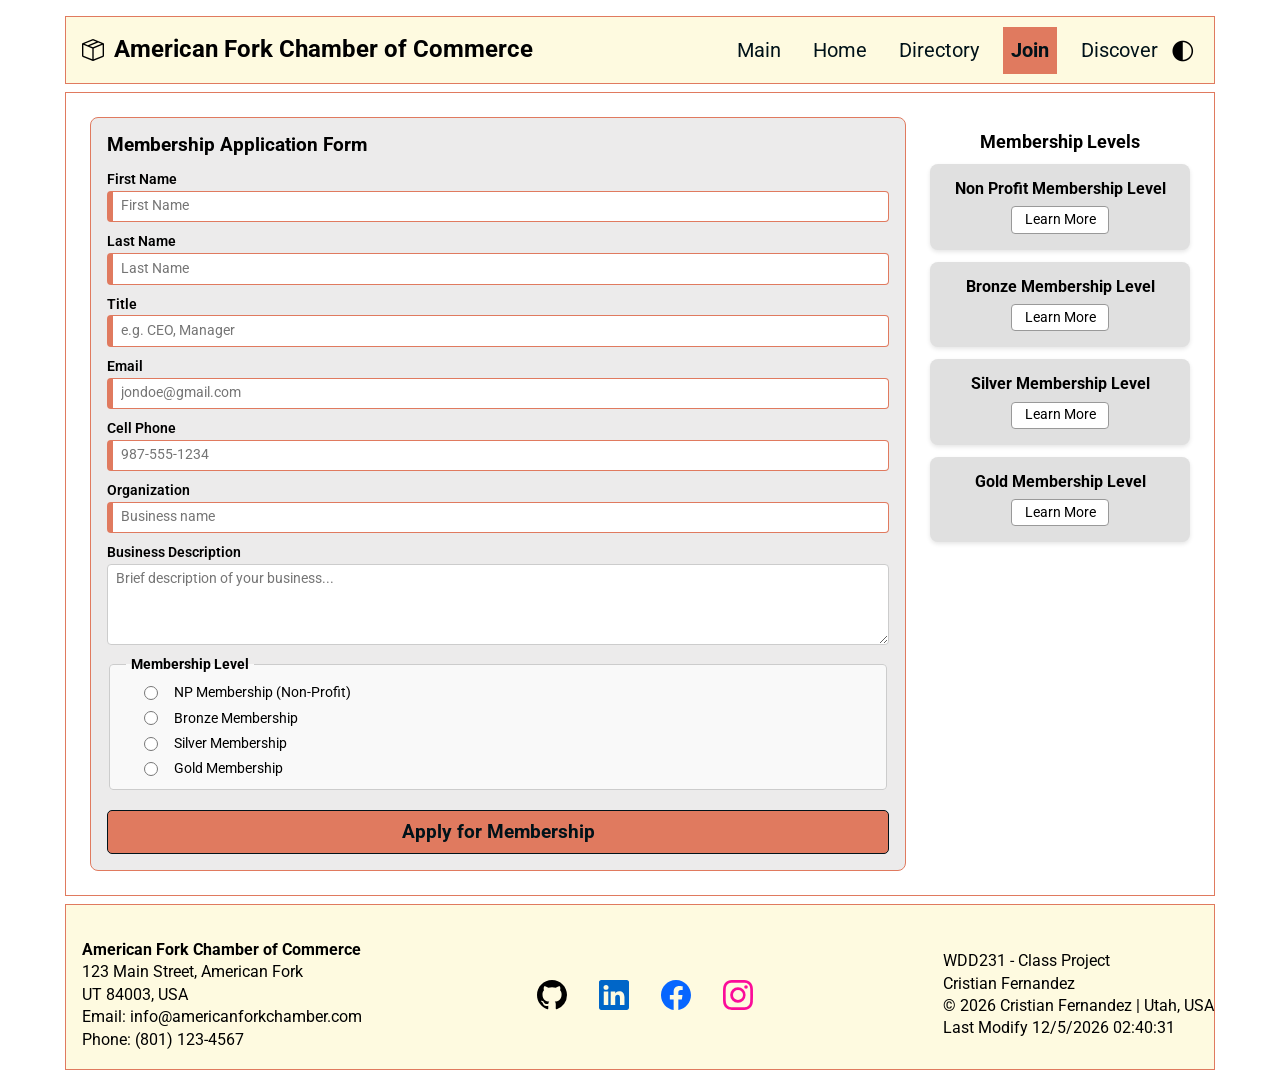
<file: chamber/join.html>
<!DOCTYPE html>
<html lang="en">

<head>
    <meta charset="UTF-8">
    <meta name="viewport" content="width=device-width, initial-scale=1.0">
    <title>WDD 231 - Web Frontend Development I - Join AF Chamber of Commerce - Cristian Fernandez</title>
    <meta name="description"
        content="WDD 231 - Web Frontend Development I. Apply the concepts to a page that is responsive in both small and larger views." />
    <meta name="author" content="Cristian Fernandez" />

    <meta property="og:title" content="American Fork Chamber of Commerce Join page">
    <meta property="og:description"
        content="The American Fork chamber of commerce is a local organization of businesses that work together to strengthen the business interests of the group." />
    <meta property="og:url" content="https://thecef02.github.io/wdd231/chamber/index.html">
    <meta property="og:image" content="https://thecef02.github.io/wdd231/chamber/images/logo.svg">

    <link rel="preconnect" href="https://fonts.googleapis.com">
    <link rel="preconnect" href="https://fonts.gstatic.com" crossorigin>
    <link rel="preload" as="style" href="https://fonts.googleapis.com/css2?family=Roboto:wght@400;700&display=optional">
    <link rel="stylesheet" href="https://fonts.googleapis.com/css2?family=Roboto:wght@400;700&display=optional"
        media="print" onload="this.media='all'">
    <noscript>
        <link rel="stylesheet" href="https://fonts.googleapis.com/css2?family=Roboto:wght@400;700&display=optional">
    </noscript>
    <link rel="icon" href="images/favicon.ico">
    <link rel="stylesheet" href="styles/normalize.css">
    <link rel="stylesheet" href="styles/small.css">
    <link rel="stylesheet" href="styles/larger.css">
    <link rel="stylesheet" href="styles/join-small.css">
    <link rel="stylesheet" href="styles/join-large.css">
    <script src="scripts/core.js" defer></script>
    <script src="scripts/join.js" defer></script>
</head>

<body>
    <header><div class="header-brand">
        <img src="images/logo.svg" alt="American Fork Chamber of Commerce logo" width="50" height="50">
        <span>American Fork Chamber of Commerce</span>
    </div>
    <div class="nav-holder">
        <nav>
            <ul>
                <li><a href="../index.html">Main</a></li>
                <li><a href="index.html">Home</a></li>
                <li><a href="directory.html">Directory</a></li>
                <li class="current"><a href="join.html">Join</a></li>
                <li><a href="discover.html">Discover</a></li>
            </ul>
        </nav>
        <button id="theme-toggle" aria-label="Toggle dark mode">&#9680;</button>
        <button id="nav-button" class="hamburger" aria-label="navigation"></button>
    </div></header>

    <main>
        <div class="join-container">

            <section class="join-form-section">
                <h1>Membership Application Form</h1>
                <form method="get" action="thankyou.html" id="join-form">

                    <label for="first-name">First Name
                        <input type="text" id="first-name" name="first-name" placeholder="First Name" title="Enter your first name" required autocomplete="given-name">
                    </label>

                    <label for="last-name">Last Name
                        <input type="text" id="last-name" name="last-name" placeholder="Last Name" title="Enter your last name" required autocomplete="family-name">
                    </label>

                    <label for="org-title">Title
                        <input type="text" id="org-title" name="org-title" placeholder="e.g. CEO, Manager" title="Letters, hyphens and spaces only, minimum 7 characters" pattern="[A-Za-z\s\-]{7,}" required autocomplete="organization-title">
                    </label>

                    <label for="email">Email
                        <input type="email" id="email" name="email" placeholder="jondoe@gmail.com" title="Enter a valid email address" required autocomplete="email">
                    </label>

                    <label for="phone">Cell Phone
                        <input type="tel" id="phone" name="phone" placeholder="987-555-1234" title="Enter your phone number e.g. 987-555-1234" pattern="[\d\s\-\(\)]+" required autocomplete="tel">
                    </label>

                    <label for="business-name">Organization
                        <input type="text" id="business-name" name="business-name" placeholder="Business name" title="Enter your business or organization name" required autocomplete="organization">
                    </label>

                    <label for="description" >Business Description
                        <textarea id="description" name="description" rows="4" placeholder="Brief description of your business..." title="Enter a brief description of your business"></textarea>
                    </label>

                    <fieldset>
                        <legend>Membership Level</legend>
                        <label><input type="radio" name="membership" value="np" required> NP Membership (Non-Profit)</label>
                        <label><input type="radio" name="membership" value="bronze"> Bronze Membership</label>
                        <label><input type="radio" name="membership" value="silver"> Silver Membership</label>
                        <label><input type="radio" name="membership" value="gold"> Gold Membership</label>
                    </fieldset>

                    <input type="hidden" id="timestamp" name="timestamp">

                    <button type="submit">Apply for Membership</button>
                </form>
            </section>

            <section class="membership-levels-section" aria-label="Membership Levels">
                <h2>Membership Levels</h2>

                <div class="membership-card">
                    <h3>Non Profit Membership Level</h3>
                    <button class="learn-more-btn" data-modal="modal-np" aria-haspopup="dialog">Learn More</button>
                </div>

                <div class="membership-card">
                    <h3>Bronze Membership Level</h3>
                    <button class="learn-more-btn" data-modal="modal-bronze" aria-haspopup="dialog">Learn More</button>
                </div>

                <div class="membership-card">
                    <h3>Silver Membership Level</h3>
                    <button class="learn-more-btn" data-modal="modal-silver" aria-haspopup="dialog">Learn More</button>
                </div>

                <div class="membership-card">
                    <h3>Gold Membership Level</h3>
                    <button class="learn-more-btn" data-modal="modal-gold" aria-haspopup="dialog">Learn More</button>
                </div>
            </section>
        </div>

        <!-- Modals -->
        <dialog id="modal-np" aria-labelledby="modal-np-title">
            <h2 id="modal-np-title">Non Profit Membership</h2>
            <p><strong>Cost:</strong> Free</p>
            <ul>
                <li>Basic business directory listing</li>
                <li>Access to community networking events</li>
                <li>Monthly chamber newsletter</li>
                <li>Certificate of membership</li>
            </ul>
            <button class="modal-close" aria-label="Close">Close</button>
        </dialog>

        <dialog id="modal-bronze" aria-labelledby="modal-bronze-title">
            <h2 id="modal-bronze-title">Bronze Membership</h2>
            <p><strong>Cost:</strong> $50 / year</p>
            <ul>
                <li>Everything in NP level</li>
                <li>Enhanced directory listing with logo</li>
                <li>1 chamber event discount per year</li>
                <li>Mention in the monthly newsletter</li>
                <li>Ribbon cutting ceremony for new businesses</li>
            </ul>
            <button class="modal-close" aria-label="Close">Close</button>
        </dialog>

        <dialog id="modal-silver" aria-labelledby="modal-silver-title">
            <h2 id="modal-silver-title">Silver Membership</h2>
            <p><strong>Cost:</strong> $150 / year</p>
            <ul>
                <li>Everything in Bronze level</li>
                <li>3 chamber event discounts per year</li>
                <li>Access to exclusive business training sessions</li>
                <li>Advertising banner on the chamber website</li>
                <li>Social media feature (1 per quarter)</li>
                <li>Priority in chamber referral network</li>
            </ul>
            <button class="modal-close" aria-label="Close">Close</button>
        </dialog>

        <dialog id="modal-gold" aria-labelledby="modal-gold-title">
            <h2 id="modal-gold-title">Gold Membership</h2>
            <p><strong>Cost:</strong> $300 / year</p>
            <ul>
                <li>Everything in Silver level</li>
                <li>Spotlight position on the home page</li>
                <li>Unlimited chamber event discounts</li>
                <li>Premium advertising placement on website</li>
                <li>Monthly social media feature</li>
                <li>All training sessions free of charge</li>
                <li>Dedicated chamber account manager</li>
                <li>VIP seating at annual chamber banquet</li>
            </ul>
            <button class="modal-close" aria-label="Close">Close</button>
        </dialog>
    </main>



    <footer>
        <div class="chamber-info">
            <h3>American Fork Chamber of Commerce</h3>
            <p>123 Main Street, American Fork</p>
            <p>UT 84003, USA</p>
            <p>Email: info@americanforkchamber.com</p>
            <p>Phone: (801) 123-4567 </p>
        </div>
        <div class="social-links">
            <a href="https://github.com/thecef02" target="_blank" rel="github">
                <img src="images/github.svg" alt="Link to GitHub web page" width="30" height="30">
            </a>
            <a href="https://www.linkedin.com/in/cristian-e-fernandez" target="_blank" rel="linkedin">
                <img src="images/linkedin.svg" alt="Link to LinkedIn page" width="30" height="30">
            </a>
            <a href="https://www.facebook.com/your-facebook-username" target="_blank" rel="facebook">
                <img src="images/facebook.svg" alt="Link to Facebook page" width="30" height="30">
            </a>
            <a href="https://www.instagram.com/your-instagram-username" target="_blank" rel="instagram">
                <img src="images/instagram.svg" alt="Link to Instagram page" width="30" height="30">
            </a>
            <!-- <a href="https://twitter.com/your-twitter-username" target="_blank" rel="twitter">
                    <img src="images/twitter-x.svg" alt="Link to Twitter page">
                </a>
                <a href="https://teams.microsoft.com/your-teams-link" target="_blank" rel="ms-teams">
                    <img src="images/microsoft-teams.svg" alt="Link to Microsoft Teams page">
                </a> -->
        </div>
        <div class="last-updated">
            <p>WDD231 - Class Project</p>
            <p>Cristian Fernandez</p>
            <p>&copy; <span id="currentyear"></span></p>
            <p id="lastModified"></p>
        </div>
    </footer>
</body>

</html>
</file>
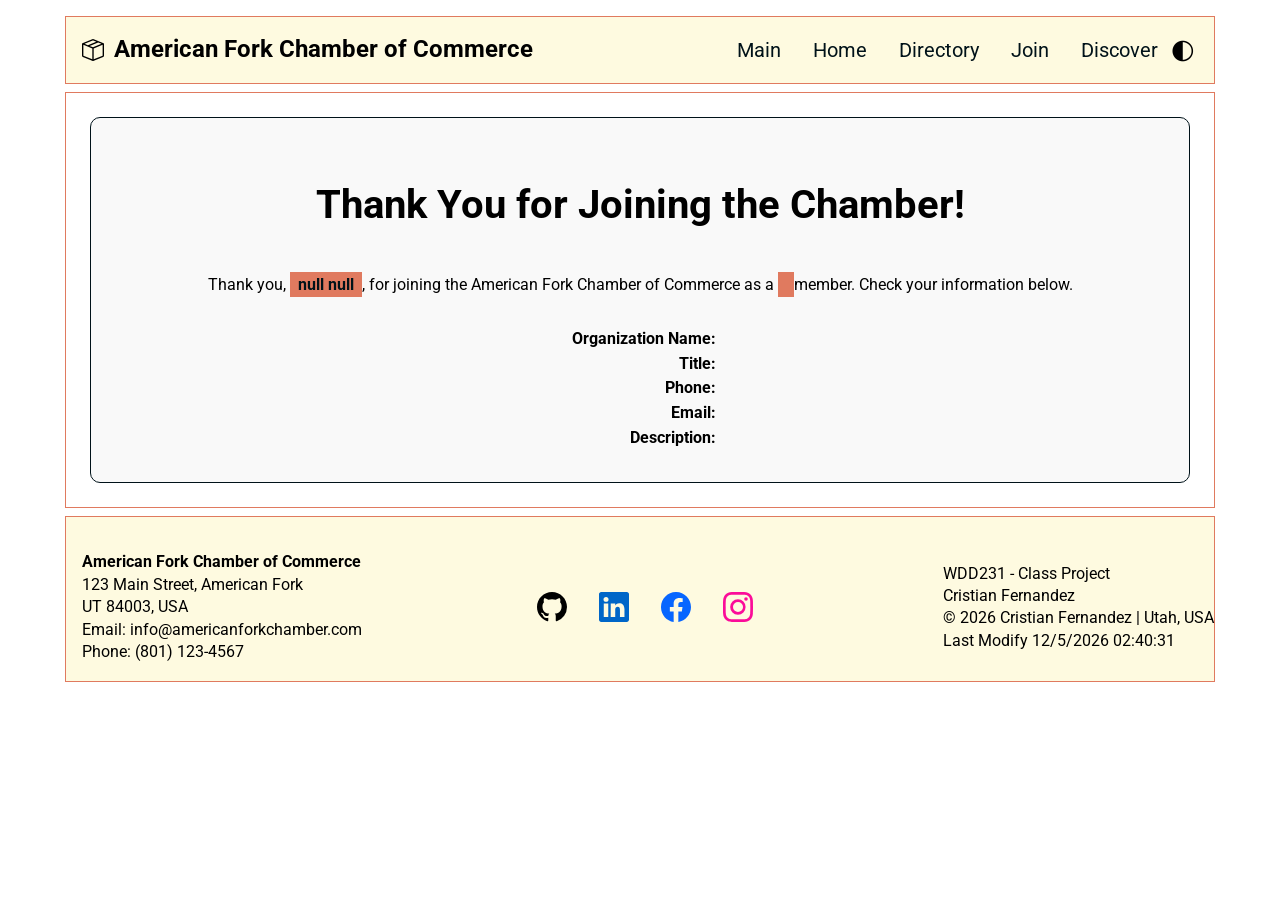
<file: chamber/thankyou.html>
<!DOCTYPE html>
<html lang="en">

<head>
    <meta charset="UTF-8">
    <meta name="viewport" content="width=device-width, initial-scale=1.0">
    <title>WDD 231 - Web Frontend Development I - Directory - Cristian Fernandez</title>
    <meta name="description"
        content="WDD 231 - Web Frontend Development I. Apply the concepts to a page that is responsive in both small and larger views." />
    <meta name="author" content="Cristian Fernandez" />

    <meta property="og:title" content="American Fork Chamber of Commerce Join page">
    <meta property="og:description"
        content="The American Fork chamber of commerce is a local organization of businesses that work together to strengthen the business interests of the group." />
    <meta property="og:url" content="https://thecef02.github.io/wdd231/chamber/index.html">
    <meta property="og:image" content="https://thecef02.github.io/wdd231/chamber/images/logo.svg">

    <link rel="preconnect" href="https://fonts.googleapis.com">
    <link rel="preconnect" href="https://fonts.gstatic.com" crossorigin>
    <link rel="preload" as="style" href="https://fonts.googleapis.com/css2?family=Roboto:wght@400;700&display=optional">
    <link rel="stylesheet" href="https://fonts.googleapis.com/css2?family=Roboto:wght@400;700&display=optional"
        media="print" onload="this.media='all'">
    <noscript>
        <link rel="stylesheet" href="https://fonts.googleapis.com/css2?family=Roboto:wght@400;700&display=optional">
    </noscript>
    <link rel="icon" href="images/favicon.ico">
    <link rel="stylesheet" href="styles/normalize.css">
    <link rel="stylesheet" href="styles/small.css">
    <link rel="stylesheet" href="styles/larger.css">
    <script src="scripts/core.js" defer></script>
    <script src="scripts/thankyou.js" defer></script>
</head>

<body>
    <header>
        <div class="header-brand">
            <img src="images/logo.svg" alt="American Fork Chamber of Commerce logo" width="50" height="50">
            <span>American Fork Chamber of Commerce</span>
        </div>
        <div class="nav-holder">
            <nav>
                <ul>
                    <li><a href="../index.html">Main</a></li>
                    <li><a href="index.html">Home</a></li>
                    <li><a href="directory.html">Directory</a></li>
                    <li><a href="join.html">Join</a></li>
                    <li><a href="discover.html">Discover</a></li>
                </ul>
            </nav>
            <button id="theme-toggle" aria-label="Toggle dark mode">&#9680;</button>
            <button id="nav-button" class="hamburger" aria-label="navigation"></button>
        </div>
    </header>

    <main class="thank-you">
        <div class="thank-you-content">
        <h1>Thank You for Joining the Chamber!</h1>
        <p>Thank you, <strong><span id="name"></span></strong>, for joining the American Fork
           Chamber of Commerce as a <strong><span id="membership"></span></strong> member.
        Check your information below.</p>
        <ul>
            <li><strong>Organization Name:</strong> <span id="business-name"></span></li>
            <li><strong>Title:</strong> <span id="org-title"></span></li>
            <li><strong>Phone:</strong> <span id="phone"></span></li>
            <li><strong>Email:</strong> <span id="email"></span></li>
            <li><strong>Description:</strong> <span id="description"></span></li>
        </ul>
</div>
    </main>



    <footer>
        <div class="chamber-info">
            <h3>American Fork Chamber of Commerce</h3>
            <p>123 Main Street, American Fork</p>
            <p>UT 84003, USA</p>
            <p>Email: info@americanforkchamber.com</p>
            <p>Phone: (801) 123-4567 </p>
        </div>
        <div class="social-links">
            <a href="https://github.com/thecef02" target="_blank" rel="github">
                <img src="images/github.svg" alt="Link to GitHub web page" width="30" height="30">
            </a>
            <a href="https://www.linkedin.com/in/cristian-e-fernandez" target="_blank" rel="linkedin">
                <img src="images/linkedin.svg" alt="Link to LinkedIn page" width="30" height="30">
            </a>
            <a href="https://www.facebook.com/your-facebook-username" target="_blank" rel="facebook">
                <img src="images/facebook.svg" alt="Link to Facebook page" width="30" height="30">
            </a>
            <a href="https://www.instagram.com/your-instagram-username" target="_blank" rel="instagram">
                <img src="images/instagram.svg" alt="Link to Instagram page" width="30" height="30">
            </a>
            <!-- <a href="https://twitter.com/your-twitter-username" target="_blank" rel="twitter">
                        <img src="images/twitter-x.svg" alt="Link to Twitter page">
                    </a>
                    <a href="https://teams.microsoft.com/your-teams-link" target="_blank" rel="ms-teams">
                        <img src="images/microsoft-teams.svg" alt="Link to Microsoft Teams page">
                    </a> -->
        </div>
        <div class="last-updated">
            <p>WDD231 - Class Project</p>
            <p>Cristian Fernandez</p>
            <p>&copy; <span id="currentyear"></span></p>
            <p id="lastModified"></p>
        </div>
    </footer>
</body>

</html>
</file>
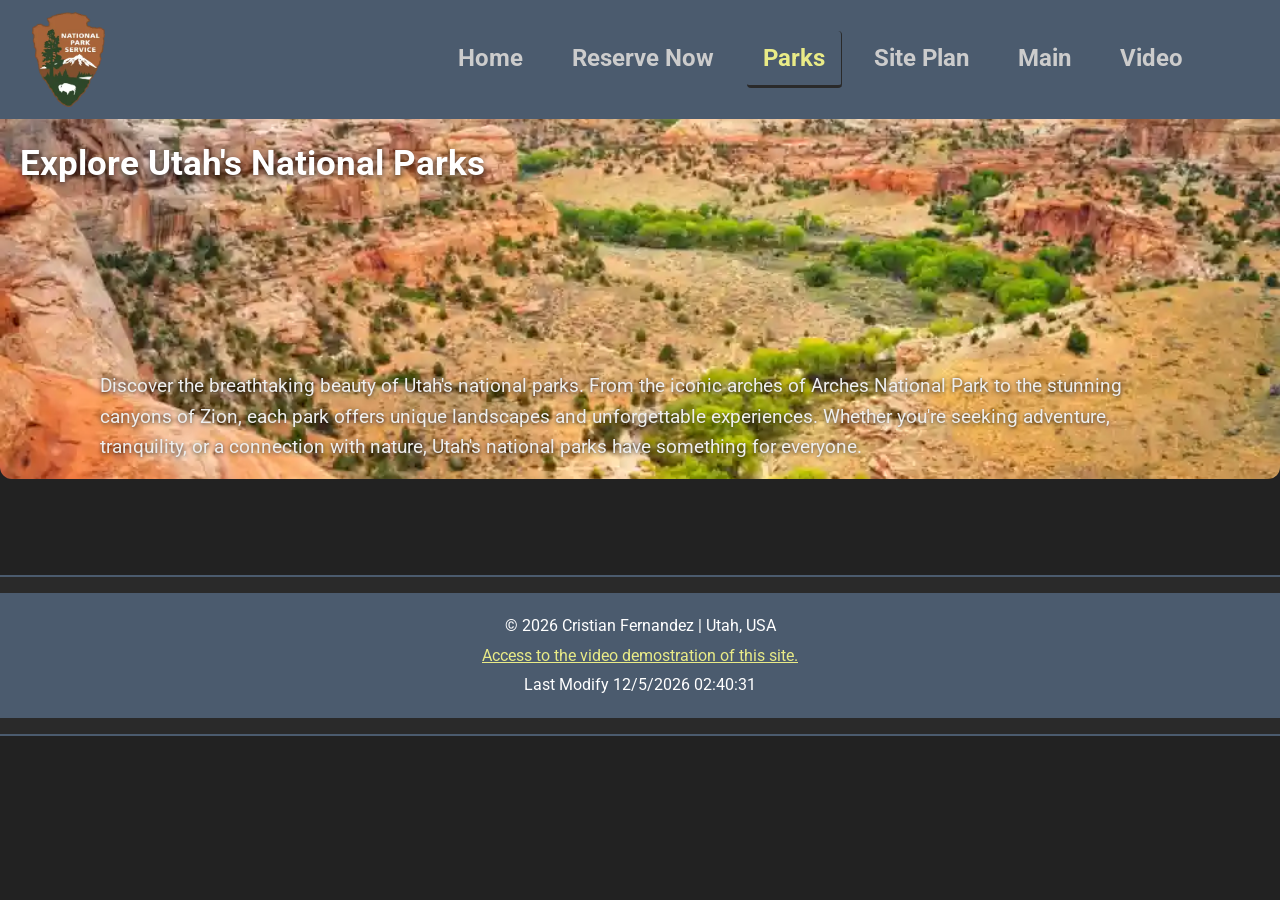
<file: project/parks.html>
<!DOCTYPE html>
<html lang="en">

<head>
    <meta charset="UTF-8">
    <meta name="viewport" content="width=device-width, initial-scale=1.0">
    <title>WDD 231 - Web Frontend Development I - Cristian Fernandez</title>
    <meta name="description"
        content="WDD 231 - Web Frontend Development I. List of Utah's national parks." />
    <meta name="author" content="Cristian Fernandez" />

    <meta property="og:title" content="WDD 231 - Web Frontend Development I">
    <meta property="og:description"  content="Explore all Utah's national parks and make reservations for your next adventure." />
    <meta property="og:url" content="https://thecef02.github.io/wdd231/project/parks.html">
    <meta property="og:image" content="https://thecef02.github.io/wdd231/project/images/logo.svg">
    <link rel="preconnect" href="https://fonts.googleapis.com">
    <link rel="preconnect" href="https://fonts.gstatic.com" crossorigin>
    <link rel="preload" as="style" href="https://fonts.googleapis.com/css2?family=Roboto:wght@400;700&display=swap">
    <link rel="stylesheet" href="https://fonts.googleapis.com/css2?family=Roboto:wght@400;700&display=swap"
        media="print" onload="this.media='all'">
    <noscript>
        <link rel="stylesheet" href="https://fonts.googleapis.com/css2?family=Roboto:wght@400;700&display=swap">
    </noscript>
    <link rel="icon" href="images/favicon.ico">
    <link rel="stylesheet" href="../normalize.css">
    <link rel="stylesheet" href="styles/small.css">
    <link rel="stylesheet" href="styles/larger.css">
    <link rel="stylesheet" href="styles/parks.css">
    <script src="scripts/main-functions.mjs" type="module" ></script>
    <script src="scripts/core.js" defer></script>
    <script src="scripts/parks.js" type="module"></script>

</head>

<body>
    <header>

        <img src="images/np-logo.webp" alt="site logo" width="73" height="95">
        <nav>
            <ul>
                <li><a href="index.html">Home</a></li>
                <li><a href="reserve.html">Reserve Now</a></li>
                <li class="current"><a href="parks.html">Parks</a></li>
                                <li><a href="siteplan.html">Site Plan</a></li>
                                <li><a href="../index.html">Main</a></li>
                                <li><a href="https://youtu.be/N83JHE_tVjM">Video</a></li>
            </ul>
        </nav> <button id="nav-button" class="hamburger" aria-label="navigation">
            <span></span>
            <span></span>
            <span></span>
        </button>
    </header>

    <main>
        <section class="hero">
            <img src="images/hero-parks.webp" alt="hero image" width="1200" height="400">
        <h1>Explore Utah's National Parks</h1>
        <p>Discover the breathtaking beauty of Utah's national parks. From the iconic arches of Arches National Park to the stunning canyons of Zion, each park offers unique landscapes and unforgettable experiences. Whether you're seeking adventure, tranquility, or a connection with nature, Utah's national parks have something for everyone.</p>
        </section>
        <section class="parks-container">
        </section>

        <section>

        </section>
                


        <dialog id="modal-park-info" aria-labelledby="modal-np-title">
            <h2 id="modal-np-title" hidden>h2</h2>
            <button class="modal-close" aria-label="Close modal">&#x2715;</button>
            <div class="modal-content">
                
            </div>
        </dialog>



    </main>
    <footer>
        <div class="last-updated">
            <p>&copy; <span id="currentyear"></span></p>
            <a href="https://youtu.be/N83JHE_tVjM">Access to the video demostration of this site.</a>
            <p id="lastModified"></p>
        </div>
    </footer>
</body>

</html>
</file>
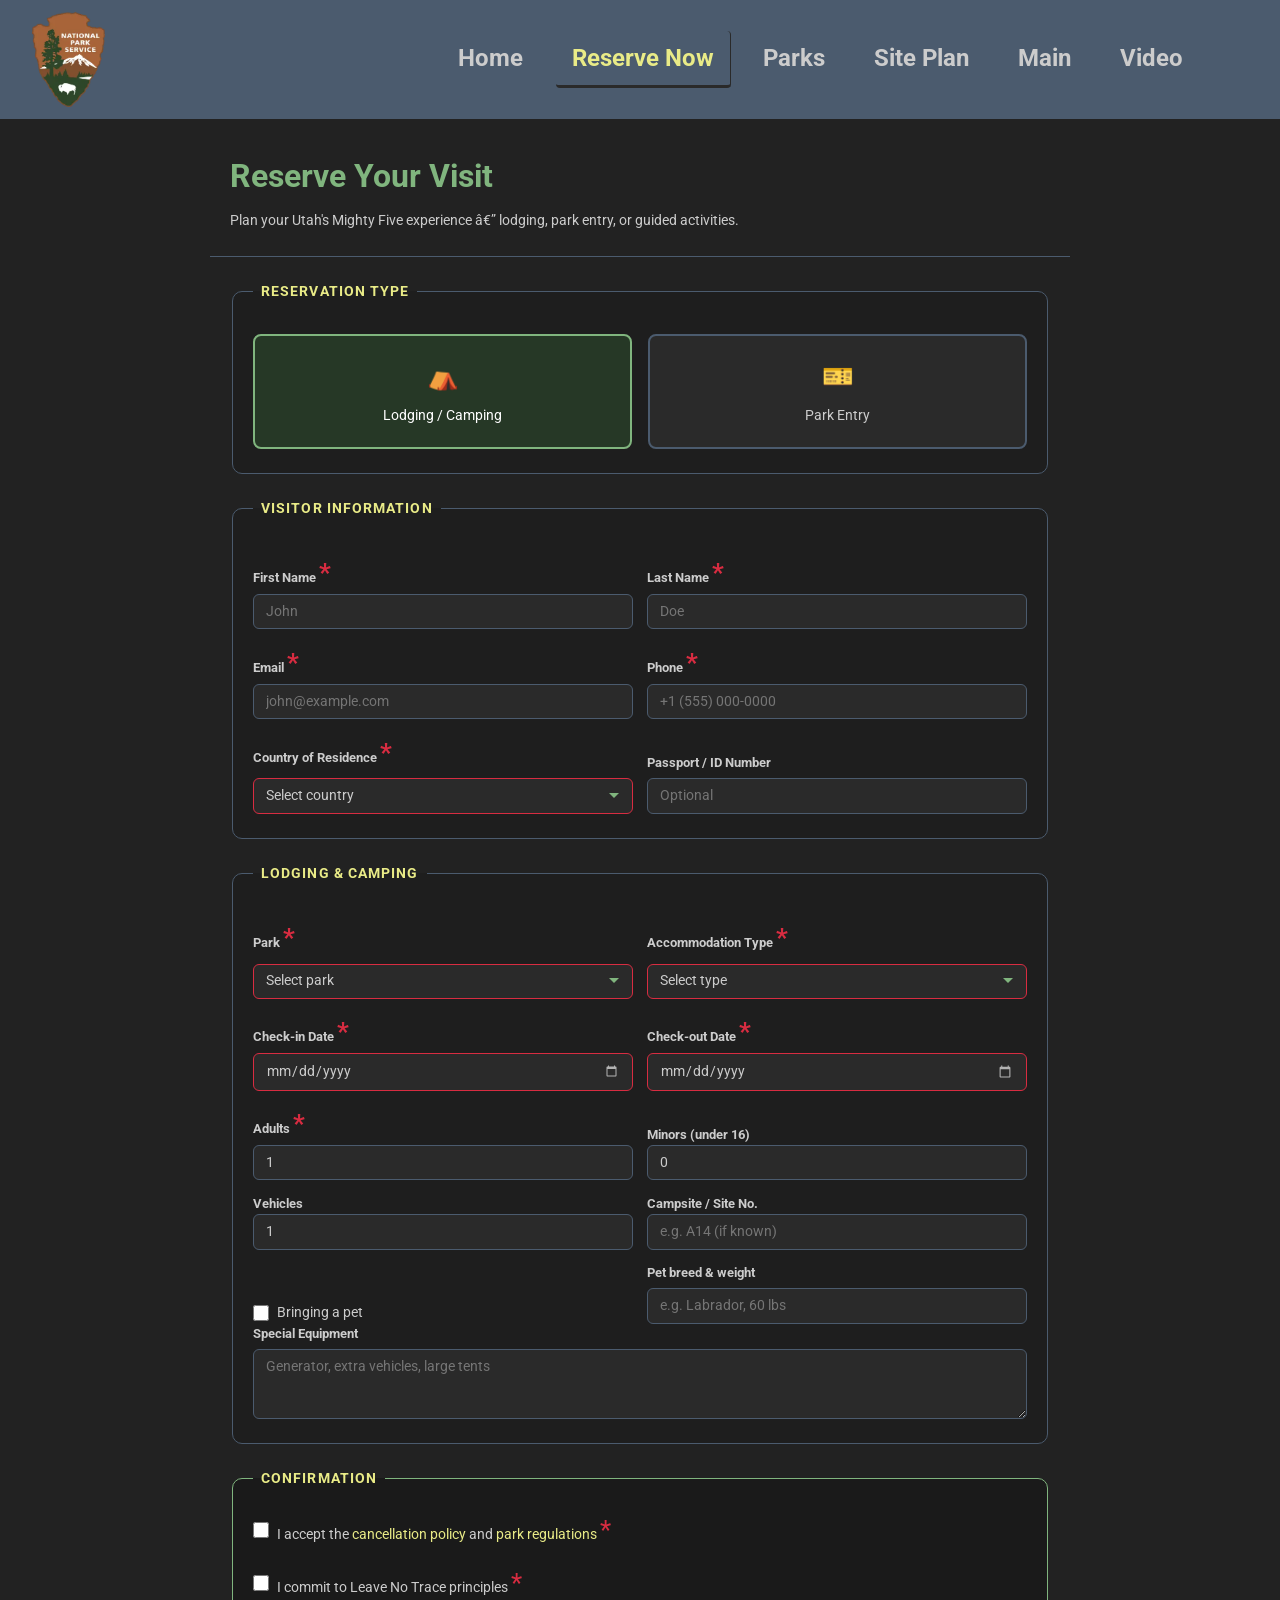
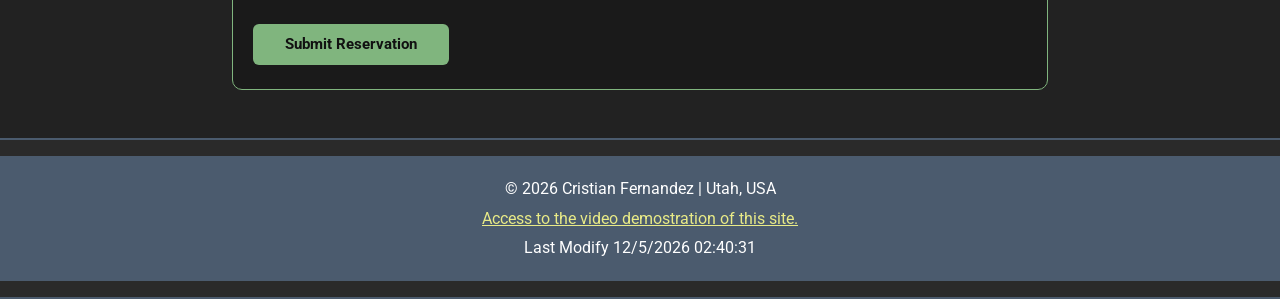
<file: project/reserve.html>
﻿<!DOCTYPE html>
<html lang="en">

<head>
    <meta charset="UTF-8">
    <meta name="viewport" content="width=device-width, initial-scale=1.0">
    <title>WDD 231 - Web Frontend Development I - Cristian Fernandez</title>
    <meta name="description"
        content="WDD 231 - Web Frontend Development I. Make a reservation for your next national park visit." />
    <meta name="author" content="Cristian Fernandez" />

    <meta property="og:title" content="WDD 231 - Web Frontend Development I">
    <meta property="og:description"
        content="Explore Utah's national parks and make reservations for your next adventure." />
    <meta property="og:url" content="https://thecef02.github.io/wdd231/project/reserve.html">
    <meta property="og:image" content="https://thecef02.github.io/wdd231/project/images/logo.svg">
    <link rel="preconnect" href="https://fonts.googleapis.com">
    <link rel="preconnect" href="https://fonts.gstatic.com" crossorigin>
    <link rel="preload" as="style" href="https://fonts.googleapis.com/css2?family=Roboto:wght@400;700&display=swap">
    <link rel="stylesheet" href="https://fonts.googleapis.com/css2?family=Roboto:wght@400;700&display=swap"
        media="print" onload="this.media='all'">
    <noscript>
        <link rel="stylesheet" href="https://fonts.googleapis.com/css2?family=Roboto:wght@400;700&display=swap">
    </noscript>
    <link rel="icon" href="images/favicon.ico">
    <link rel="stylesheet" href="../normalize.css">
    <link rel="stylesheet" href="styles/small.css">
    <link rel="stylesheet" href="styles/larger.css">
    <link rel="stylesheet" href="styles/reserve.css">
    <script src="scripts/core.js" defer></script>
    <script src="scripts/reserve.js" defer></script>

</head>

<body>
    <header>

        <img src="images/np-logo.webp" alt="site logo" width="73" height="95">
        <nav>
            <ul>
                <li><a href="index.html">Home</a></li>
                <li class="current"><a href="reserve.html">Reserve Now</a></li>
                <li><a href="parks.html">Parks</a></li>
                                <li><a href="siteplan.html">Site Plan</a></li>
                                <li><a href="../index.html">Main</a></li>
                                <li><a href="https://youtu.be/N83JHE_tVjM">Video</a></li>
            </ul>
        </nav> <button id="nav-button" class="hamburger" aria-label="navigation">
            <span></span>
            <span></span>
            <span></span>
        </button>
    </header>

    <main>
        <section class="reserve-hero">
            <h1>Reserve Your Visit</h1>
            <p>Plan your Utah's Mighty Five experience â€” lodging, park entry, or guided activities.</p>
        </section>

        <form class="reserve-form" id="reserve-form" method="get" action="thankyou.html">

            <!-- Reservation -->
            <fieldset class="form-section">
                <legend>Reservation Type</legend>
                <div class="radio-group">
                    <label class="radio-card">
                        <input type="radio" name="reservation-type" value="stay" required checked>
                        <span class="radio-icon">&#x26FA;</span>
                        <span>Lodging / Camping</span>
                    </label>
                    <label class="radio-card">
                        <input type="radio" name="reservation-type" value="park-access">
                        <span class="radio-icon">&#x1F3AB;</span>
                        <span>Park Entry</span>
                    </label>
                    <!-- <label class="radio-card">
                        <input type="radio" name="reservation-type" value="activity">
                        <span class="radio-icon">&#x1F9D7;</span>
                        <span>Recreation Activity</span>
                    </label> -->
                </div>
            </fieldset>

            <!-- Visitor Information -->
            <fieldset class="form-section">
                <legend>Visitor Information</legend>
                <div class="form-grid">
                    <div class="form-group">
                        <label for="first-name">First Name <span class="required">*</span>
                        <input type="text" id="first-name" name="first-name" required placeholder="John" autocomplete="given-name">
                        </label>
                    </div>
                    <div class="form-group">
                        <label for="last-name">Last Name <span class="required">*</span>
                        <input type="text" id="last-name" name="last-name" required placeholder="Doe" autocomplete="family-name">
                        </label>
                    </div>
                    <div class="form-group">
                        <label for="email">Email <span class="required">*</span>
                        <input type="email" id="email" name="email" required placeholder="john@example.com" autocomplete="email">
                        </label>
                    </div>
                    <div class="form-group">
                        <label for="phone">Phone <span class="required">*</span>
                        <input type="tel" id="phone" name="phone" required placeholder="+1 (555) 000-0000" pattern="[\d\s\-\(\)]+"  autocomplete="tel">
                        </label>
                    </div>
                    <div class="form-group">
                        <label for="country">Country of Residence <span class="required">*</span></label>
                        <select id="country" name="country" required>
                            <option value="">Select country</option>
                            <option value="US">United States</option>
                            <option value="other">Other (surcharge may apply)</option>
                        </select>
                    </div>
                    <div class="form-group">
                        <label for="id-number">Passport / ID Number</label>
                        <input type="text" id="id-number" name="id-number" placeholder="Optional">
                    </div>
                </div>
            </fieldset>

            <!-- Lodging & Camping -->
            <fieldset class="form-section section-stay">
                <legend>Lodging &amp; Camping</legend>
                <div class="form-grid">
                    <div class="form-group">
                        <label for="stay-park">Park <span class="required">*</span></label>
                        <select id="stay-park" name="stay-park" required>
                            <option value="">Select park</option>
                            <option value="Arches-National-Park">Arches National Park</option>
                            <option value="Bryce-Canyon-National-Park">Bryce Canyon National Park</option>
                            <option value="Canyonlands-National-Park">Canyonlands National Park</option>
                            <option value="Capitol-Reef-National-Park">Capitol Reef National Park</option>
                            <option value="Zion-National-Park">Zion National Park</option>
                        </select>
                    </div>
                    <div class="form-group">
                        <label for="accommodation">Accommodation Type <span class="required">*</span></label>
                        <select id="accommodation" name="accommodation" required>
                            <option value="">Select type</option>
                            <option value="tent">Tent Camping</option>
                            <option value="rv">RV / Car Camping</option>
                            <option value="backcountry">Backcountry Camping</option>
                            <option value="lodge">Lodge</option>
                            <option value="cabin">Cabin</option>
                        </select>
                    </div>
                    <div class="form-group">
                        <label for="checkin">Check-in Date <span class="required">*</span>
                        <input type="date" id="checkin" name="checkin" required></label>
                    </div>
                    <div class="form-group">
                        <label for="checkout">Check-out Date <span class="required">*</span>
                        <input type="date" id="checkout" name="checkout" required></label>
                    </div>
                    <div class="form-group">
                        <label for="adults">Adults <span class="required">*</span>
                        <input type="number" id="adults" name="adults" min="1" max="20" value="1" required></label>
                    </div>
                    <div class="form-group">
                        <label for="minors">Minors (under 16)
                        <input type="number" id="minors" name="minors" min="0" max="20" value="0"></label>
                    </div>
                    <div class="form-group">
                        <label for="vehicles">Vehicles
                        <input type="number" id="vehicles" name="vehicles" min="1" max="5" value="1"></label>
                    </div>
                    <div class="form-group">
                        <label for="stay-site">Campsite / Site No.
                        <input type="text" id="stay-site" name="stay-site" placeholder="e.g. A14 (if known)"></label>
                    </div>
                </div>
                <div class="form-row">
                    <div class="form-group checkbox-group">
                        <input type="checkbox" id="pet" name="pet">
                        <label for="pet">Bringing a pet</label>
                    </div>
                    <div class="form-group">
                        <label for="pet-info">Pet breed &amp; weight</label>
                        <input type="text" id="pet-info" name="pet-info" placeholder="e.g. Labrador, 60 lbs">
                    </div>
                </div>
                <div class="form-group full-width">
                    <label for="special-equipment">Special Equipment</label>
                    <textarea id="special-equipment" name="special-equipment" rows="2" placeholder="Generator, extra vehicles, large tents"></textarea>
                </div>
            </fieldset>

            <!-- Park -->
            <fieldset class="form-section section-access">
                <legend>Park Entry / Timed Access</legend>
                <div class="form-grid">
                    <div class="form-group">
                        <label for="access-park">Park <span class="required">*</span></label>
                        <select id="access-park" name="access-park" required>
                            <option value="">Select park</option>
                            <option value="Arches-National-Park">Arches National Park</option>
                            <option value="Bryce-Canyon-National-Park">Bryce Canyon National Park</option>
                            <option value="Canyonlands-National-Park">Canyonlands National Park</option>
                            <option value="Capitol-Reef-National-Park">Capitol Reef National Park</option>
                            <option value="Zion-National-Park">Zion National Park</option>
                        </select>
                    </div>
                    <div class="form-group">
                        <label for="entry-date">Visit Date <span class="required">*</span>
                        <input type="date" id="entry-date" name="entry-date" required></label>
                    </div>
                    <div class="form-group">
                        <label for="entry-window">Entry Window <span class="required">*</span></label>
                        <select id="entry-window" name="entry-window" required>
                            <option value="">Select window</option>
                            <option value="6-9">6:00 AM - 9:00 AM</option>
                            <option value="9-12">9:00 AM - 12:00 PM</option>
                            <option value="12-15">12:00 PM - 3:00 PM</option>
                            <option value="15-18">3:00 PM - 6:00 PM</option>
                        </select>
                    </div>
                    <div class="form-group">
                        <label for="vehicle-type">Vehicle Type <span class="required">*</span></label>
                        <select id="vehicle-type" name="vehicle-type" required>
                            <option value="">Select type</option>
                            <option value="car">Car / SUV</option>
                            <option value="motorcycle">Motorcycle</option>
                            <option value="rv">RV / Motorhome</option>
                            <option value="pedestrian">On Foot</option>
                            <option value="bike">Bicycle</option>
                        </select>
                    </div>
                    <div class="form-group">
                        <label for="entry-people">Number of People <span class="required">*</span>
                        <input type="number" id="entry-people" name="entry-people" min="1" max="25" value="1" required></label>
                    </div>
                    <div class="form-group">
                        <label for="pass-number">Pass Number</label>
                        <input type="text" id="pass-number" name="pass-number" placeholder="Optional">
                    </div>
                </div>
                <div class="form-row">
                    <div class="form-group checkbox-group">
                        
                    </div>
                </div>
            </fieldset>

            <!-- Confirmation -->
            <fieldset class="form-section form-submit-section">
                <legend>Confirmation</legend>
                <div class="form-group checkbox-group">
                    <input type="checkbox" id="terms" name="terms" required>
                    <label for="terms">I accept the <a href="#" class="reserve-link">cancellation policy</a> and <a href="#" class="reserve-link">park regulations</a> <span class="required">*</span></label>
                </div>
                <div class="form-group checkbox-group">
                    <input type="checkbox" id="leave-no-trace" name="leave-no-trace" required>
                    <label for="leave-no-trace">I commit to Leave No Trace principles <span class="required">*</span></label>
                </div>
                <button type="submit" class="submit-btn">Submit Reservation</button>
            </fieldset>

        </form>

                <dialog id="modal-park-info" aria-labelledby="modal-np-title">
                    <h2 id="modal-np-title" hidden>h2</h2>
                    <button class="modal-close" aria-label="Close modal">&#x2715;</button>
                    <div class="modal-content">
                
                    </div>
                </dialog>
    </main>
    <footer>
        <div class="last-updated">
            <p>&copy; <span id="currentyear"></span></p>
            <a href="https://youtu.be/N83JHE_tVjM">Access to the video demostration of this site.</a>
            <p id="lastModified"></p>
        </div>
    </footer>
</body>

</html>
</file>
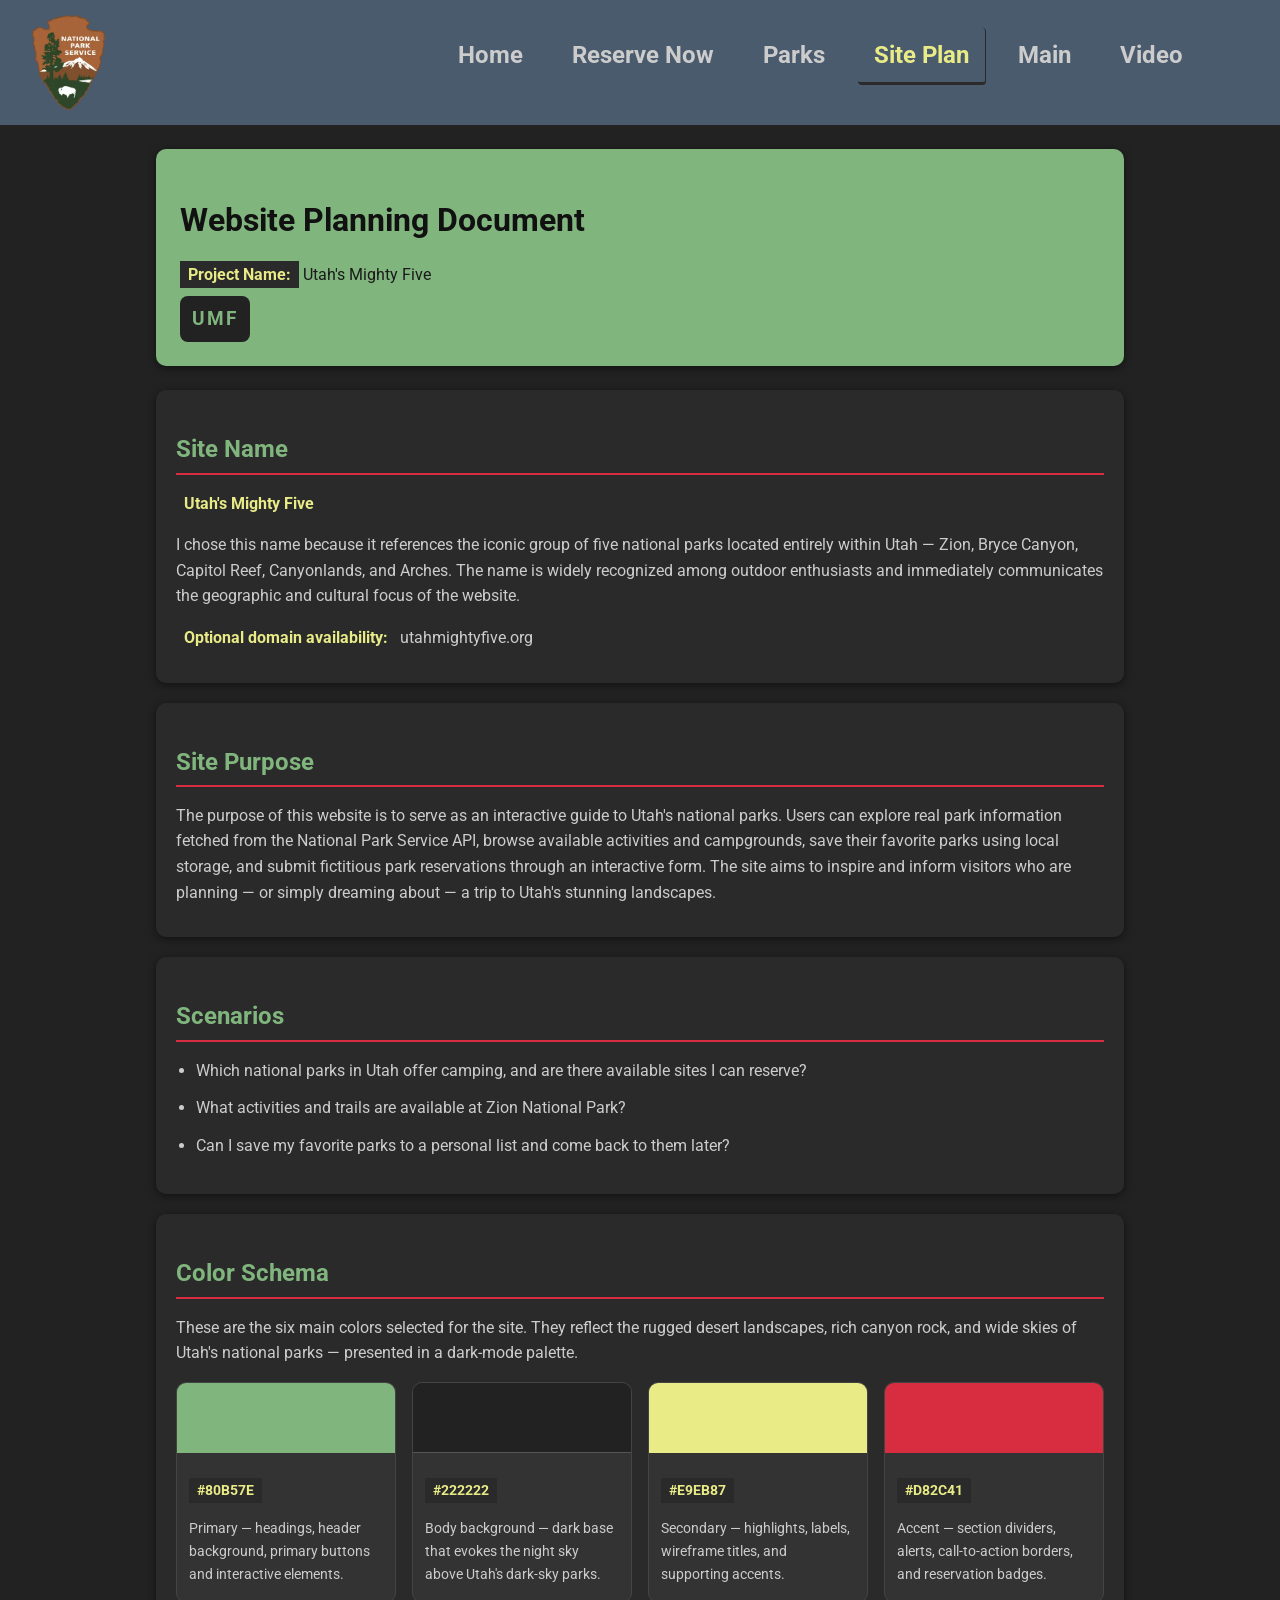
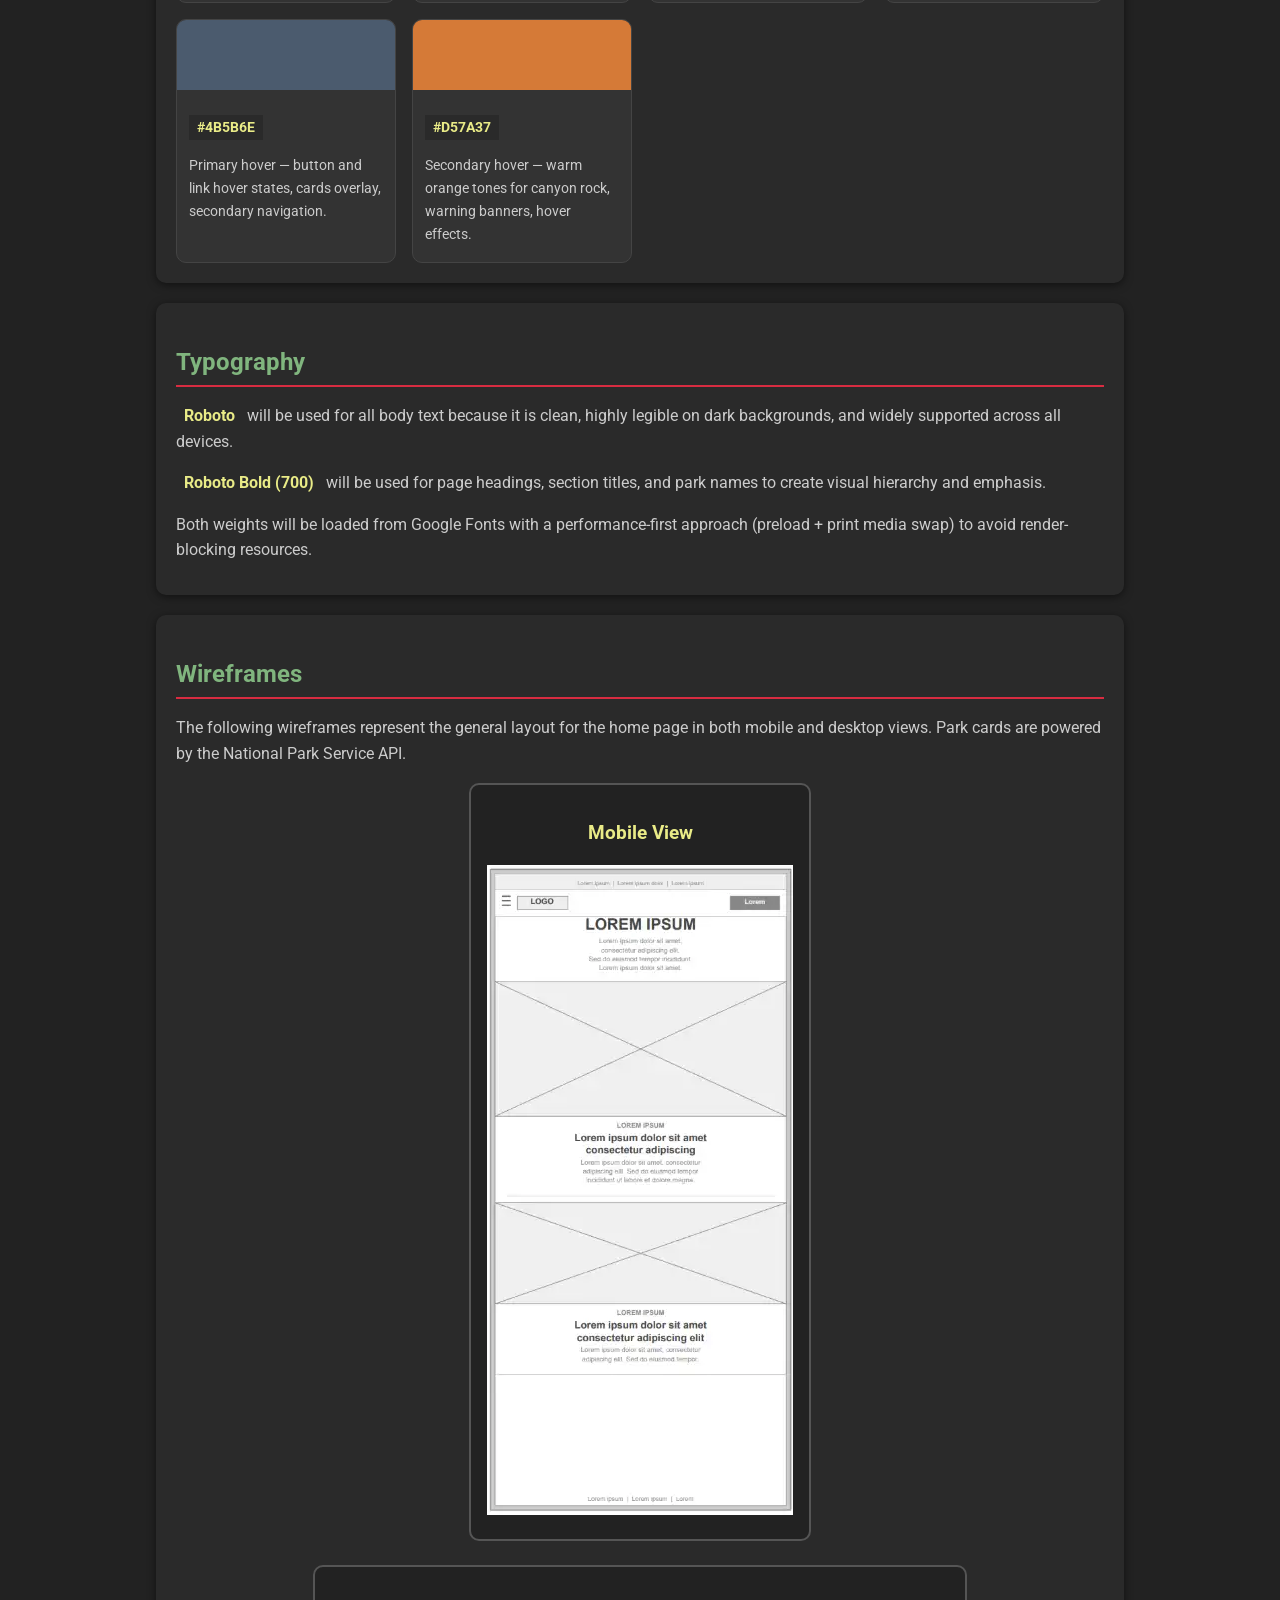
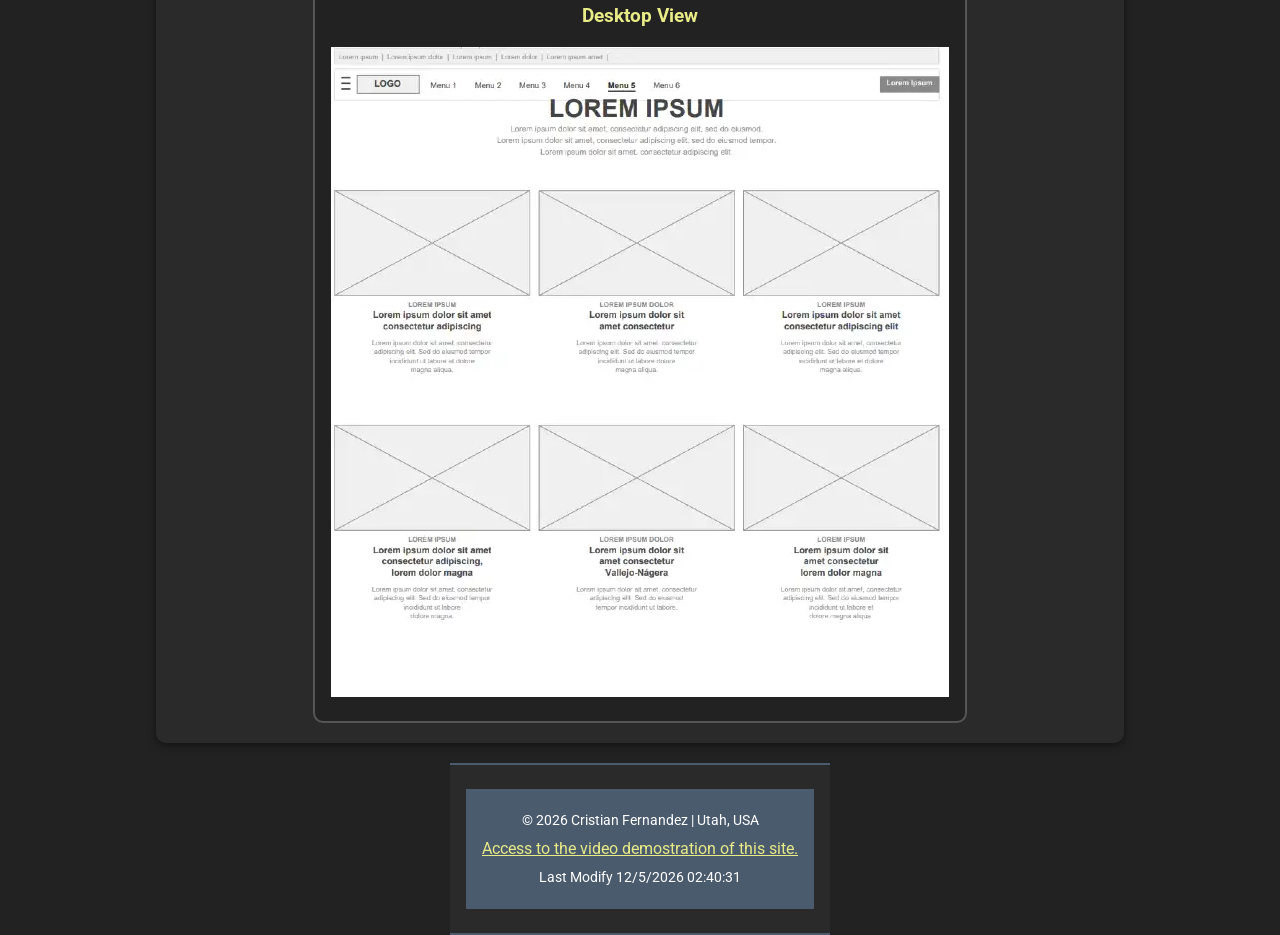
<file: project/siteplan.html>
<!DOCTYPE html>
<html lang="en">

<head>
    <meta charset="UTF-8">
    <meta name="viewport" content="width=device-width, initial-scale=1.0">
    <title>Site Plan – Utah's Mighty Five | WDD 231 – Cristian Fernandez</title>
    <meta name="description"
        content="Site plan for Utah's Mighty Five, a website dedicated to exploring Utah's national parks using the National Park Service API." />
    <meta name="author" content="Cristian Fernandez" />

    <meta property="og:title" content="Site Plan – Utah's Mighty Five | WDD 231">
    <meta property="og:description"
        content="Planning document for a website dedicated to Utah's national parks, showcasing the Mighty Five and beyond." />
    <meta property="og:locale" content="en_US">
    <meta property="og:url" content="https://thecef02.github.io/wdd231/project/siteplan.html">
    <meta property="og:image" content="https://thecef02.github.io/wdd231/project/images/favicon2.ico">
    <meta property="og:type" content="website">

    <link rel="preconnect" href="https://fonts.googleapis.com">
    <link rel="preconnect" href="https://fonts.gstatic.com" crossorigin>
    <link rel="preload" as="style" href="https://fonts.googleapis.com/css2?family=Roboto:wght@400;700&display=swap">
    <link rel="stylesheet" href="https://fonts.googleapis.com/css2?family=Roboto:wght@400;700&display=swap"
        media="print" onload="this.media='all'">
    <noscript>
        <link rel="stylesheet" href="https://fonts.googleapis.com/css2?family=Roboto:wght@400;700&display=swap">
    </noscript>
    <link rel="icon" href="images/favicon.ico" type="image/x-icon">
    <link rel="stylesheet" href="../normalize.css">
    <link rel="stylesheet" href="styles/small.css">
    <link rel="stylesheet" href="styles/larger.css">
    <link rel="stylesheet" href="styles/siteplan.css">
    <script src="scripts/core.js" defer></script>
</head>

<body>

        <header>
        
            <img src="images/np-logo.webp" alt="site logo" width="73" height="95">
            <nav>
                <ul>
                    <li><a href="index.html">Home</a></li>
                    <li><a href="reserve.html">Reserve Now</a></li>
                    <li><a href="parks.html">Parks</a></li>
                    <li class="current"><a href="siteplan.html">Site Plan</a></li>
                    <li><a href="../index.html">Main</a></li>
                    <li><a href="https://youtu.be/N83JHE_tVjM">Video</a></li>
                </ul>
            </nav>
            <button id="nav-button" class="hamburger" aria-label="navigation">
                <span></span>
                <span></span>
                <span></span>
            </button>
        </header>
        <main>
            <section class="headerSitePlan">
            <h1>Website Planning Document</h1>
            <p><strong>Project Name:</strong> Utah's Mighty Five</p>
            <div class="logo">UMF</div>
            </section>

        <section>
            <h2>Site Name</h2>
            <p><strong>Utah's Mighty Five</strong></p>
            <p>
                I chose this name because it references the iconic group of five national parks located entirely within
                Utah — Zion, Bryce Canyon, Capitol Reef, Canyonlands, and Arches. The name is widely recognized among
                outdoor enthusiasts and immediately communicates the geographic and cultural focus of the website.
            </p>
            <p><strong>Optional domain availability:</strong> utahmightyfive.org</p>
        </section>

        <section>
            <h2>Site Purpose</h2>
            <p>
                The purpose of this website is to serve as an interactive guide to Utah's national parks. Users can
                explore real park information fetched from the National Park Service API, browse available activities
                and campgrounds, save their favorite parks using local storage, and submit fictitious park reservations
                through an interactive form. The site aims to inspire and inform visitors who are planning — or simply
                dreaming about — a trip to Utah's stunning landscapes.
            </p>
        </section>

        <section>
            <h2>Scenarios</h2>
            <ul>
                <li>Which national parks in Utah offer camping, and are there available sites I can reserve?</li>
                <li>What activities and trails are available at Zion National Park?</li>
                <li>Can I save my favorite parks to a personal list and come back to them later?</li>
            </ul>
        </section>

        <section>
            <h2>Color Schema</h2>
            <p>
                These are the six main colors selected for the site. They reflect the rugged desert landscapes, rich
                canyon rock, and wide skies of Utah's national parks — presented in a dark-mode palette.
            </p>

            <div class="color-boxes">
                <div class="color-card">
                    <div class="swatch0"></div>
                    <div class="color-info">
                        <p><strong>#80B57E</strong></p>
                        <p>Primary — headings, header background, primary buttons and interactive elements.</p>
                    </div>
                </div>

                <div class="color-card">
                    <div class="swatch1"></div>
                    <div class="color-info">
                        <p><strong>#222222</strong></p>
                        <p>Body background — dark base that evokes the night sky above Utah's dark-sky parks.</p>
                    </div>
                </div>

                <div class="color-card">
                    <div class="swatch2"></div>
                    <div class="color-info">
                        <p><strong>#E9EB87</strong></p>
                        <p>Secondary — highlights, labels, wireframe titles, and supporting accents.</p>
                    </div>
                </div>

                <div class="color-card">
                    <div class="swatch3"></div>
                    <div class="color-info">
                        <p><strong>#D82C41</strong></p>
                        <p>Accent — section dividers, alerts, call-to-action borders, and reservation badges.</p>
                    </div>
                </div>

                <div class="color-card">
                    <div class="swatch4"></div>
                    <div class="color-info">
                        <p><strong>#4B5B6E</strong></p>
                        <p>Primary hover — button and link hover states, cards overlay, secondary navigation.</p>
                    </div>
                </div>

                <div class="color-card">
                    <div class="swatch5"></div>
                    <div class="color-info">
                        <p><strong>#D57A37</strong></p>
                        <p>Secondary hover — warm orange tones for canyon rock, warning banners, hover effects.</p>
                    </div>
                </div>
            </div>
        </section>

        <section>
            <h2>Typography</h2>
            <p>
                <strong>Roboto</strong> will be used for all body text because it is clean, highly legible on dark
                backgrounds, and widely supported across all devices.
            </p>
            <p>
                <strong>Roboto Bold (700)</strong> will be used for page headings, section titles, and park names to
                create visual hierarchy and emphasis.
            </p>
            <p>
                Both weights will be loaded from Google Fonts with a performance-first approach (preload + print media
                swap) to avoid render-blocking resources.
            </p>
        </section>

        <section>
            <h2>Wireframes</h2>
            <p>
                The following wireframes represent the general layout for the home page in both mobile and desktop
                views. Park cards are powered by the National Park Service API.
            </p>

            <div class="wireframes">
                <div class="wireframe mobile">
                    <h3>Mobile View</h3>
                    <img src="images/wireframe-movil.webp" alt="Wirefram for movil devices">
                </div>
            
                <div class="wireframe desktop">
                    <h3>Desktop View</h3>
                    <img src="images/wireframe.webp" alt="Wirefram for Desktop Computers">
                </div>
            </div>
        </section>
    </main>

    <footer>
        <div class="last-updated">
            <p>&copy; <span id="currentyear"></span></p>
            <a href="https://youtu.be/N83JHE_tVjM">Access to the video demostration of this site.</a>
            <p id="lastModified"></p>
        </div>
    </footer>
</body>

</html>
</file>
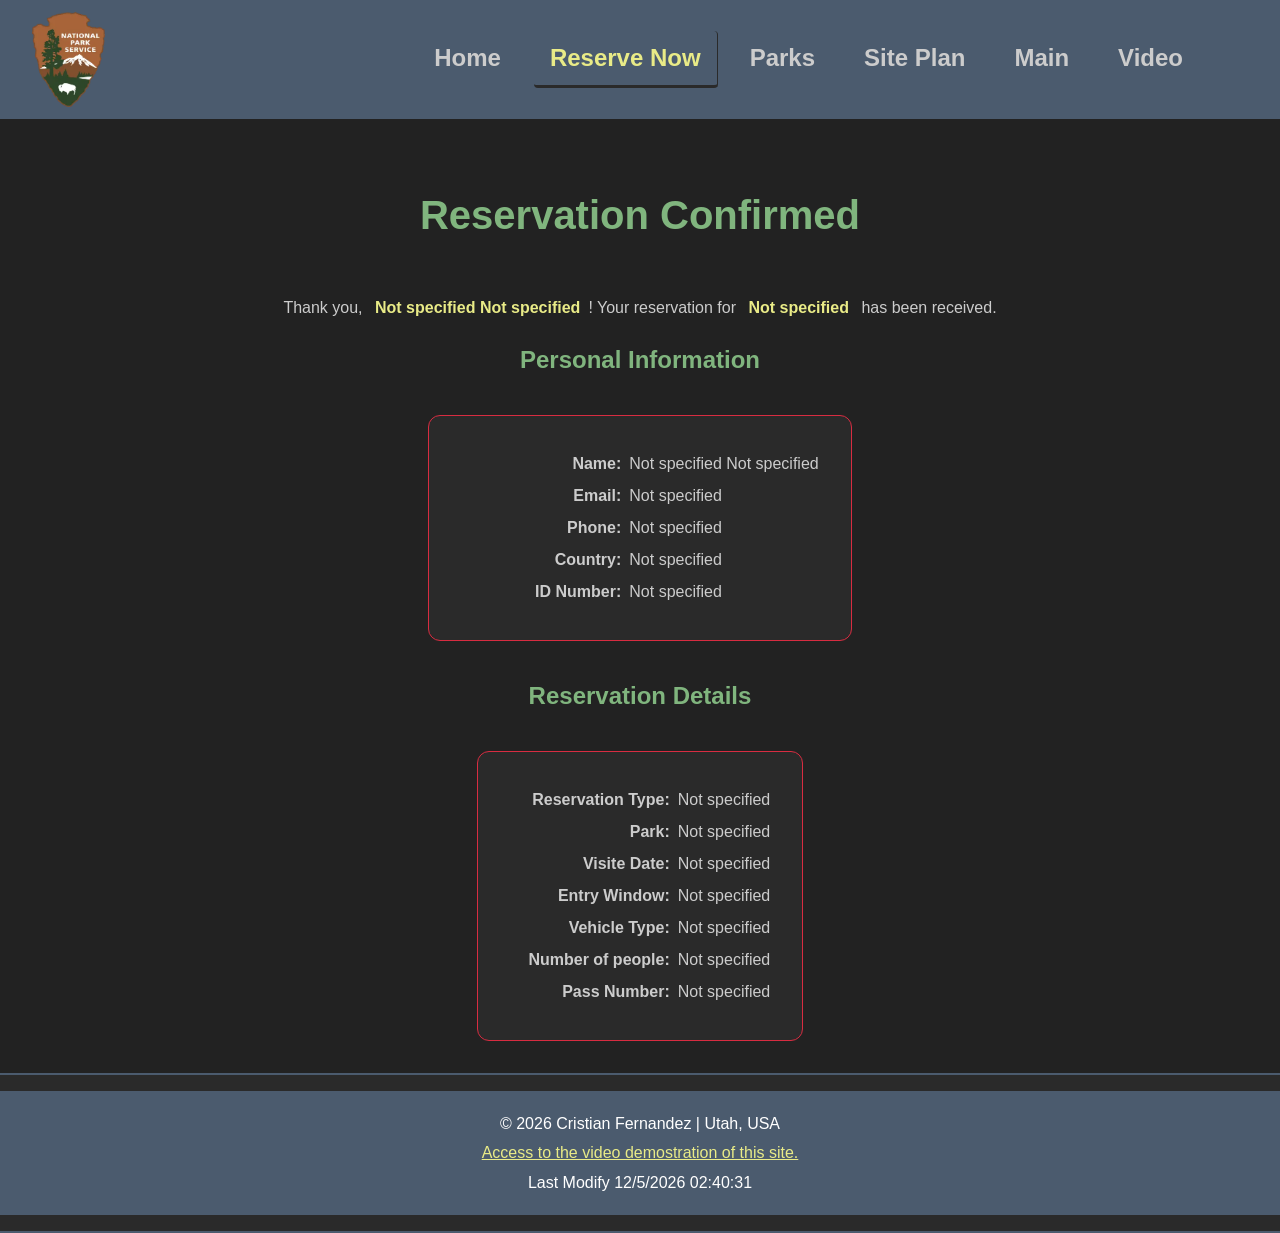
<file: project/thankyou.html>
<!DOCTYPE html>
<html lang="en">

<head>
    <meta charset="UTF-8">
    <meta name="viewport" content="width=device-width, initial-scale=1.0">
    <title>Reservation Confirmed - National Parks</title>
    <meta name="description" content="Your national park reservation has been confirmed." />
    <meta name="author" content="Cristian Fernandez" />
    <link rel="icon" href="images/favicon.ico">
    <link rel="stylesheet" href="../normalize.css">
    <link rel="stylesheet" href="styles/small.css">
    <link rel="stylesheet" href="styles/larger.css">
    <script src="scripts/core.js" defer></script>
    <script src="scripts/thankyou.js" defer></script>
</head>

<body>
    <header>
        <img src="images/np-logo.webp" alt="site logo" width="73" height="95">
        <nav>
            <ul>
                <li><a href="index.html">Home</a></li>
                <li class="current"><a href="reserve.html">Reserve Now</a></li>
                <li><a href="parks.html">Parks</a></li>
                <li><a href="siteplan.html">Site Plan</a></li>
                <li><a href="../index.html">Main</a></li>
                <li><a href="https://youtu.be/N83JHE_tVjM">Video</a></li>
            </ul>
        </nav>
        <button id="nav-button" class="hamburger" aria-label="navigation">
            <span></span>
            <span></span>
            <span></span>
        </button>
    </header>

    <main class="thank-you">
        <h1>Reservation Confirmed</h1>
        <p>Thank you, <strong><span id="full-name"></span></strong>! Your reservation for
            <strong><span id="park-name"></span></strong> has been received.
        </p>

        <section>
            <h2>Personal Information</h2>
            <ul>
                <li><strong>Name:</strong> <span id="full-name-detail"></span></li>
                <li><strong>Email:</strong> <span id="email"></span></li>
                <li><strong>Phone:</strong> <span id="phone"></span></li>
                <li><strong>Country:</strong> <span id="country"></span></li>
                <li><strong>ID Number:</strong> <span id="id-number"></span></li>
            </ul>
        </section>

        <section>
            <h2>Reservation Details</h2>
            <ul id="park-access-ul-id">
                <li><strong>Reservation Type:</strong> <span id="reservation-type"></span></li>
                <li><strong>Park:</strong> <span id="park-name-detail"></span></li>
                <li><strong>Visite Date:</strong> <span id="entry-date"></span></li>
                <li><strong>Entry Window:</strong> <span id="entry-window"></span></li>
                <li><strong>Vehicle Type:</strong> <span id="vehicle-type"></span></li>
                <li><strong>Number of people:</strong> <span id="entry-people"></span></li>
                <li><strong>Pass Number:</strong> <span id="pass-number"></span></li>
                <!-- num of peopel, pass num -->
            </ul>
            <ul id="stay-ul-id">
                <li><strong>Reservation Type:</strong> <span id="stay-reservation-type"></span></li>
                <li><strong>Park:</strong> <span id="stay-park-name-detail"></span></li>
                <li><strong>Accommodation:</strong> <span id="accommodation"></span></li>
                <li><strong>Check-in:</strong> <span id="checkin"></span></li>
                <li><strong>Check-out:</strong> <span id="checkout"></span></li>
                <li><strong>Nights:</strong> <span id="nights"></span></li>
                <li><strong>Adults:</strong> <span id="adults"></span></li>
                <li><strong>Minors:</strong> <span id="minors"></span></li>
                <li><strong>Vehicles:</strong> <span id="vehicles"></span></li>
                <li><strong>Stay Site:</strong> <span id="stay-site"></span></li>
                <li><strong>Pet Info:</strong> <span id="pet-info"></span></li>
                <li><strong>Special Equipment:</strong> <span id="special-equipment"></span></li>
            </ul>
        </section>
    </main>

    <footer>
        <div class="last-updated">
            <p>&copy; <span id="currentyear"></span></p>
            <a href="https://youtu.be/N83JHE_tVjM">Access to the video demostration of this site.</a>
            <p id="lastModified"></p>
        </div>
    </footer>
</body>

</html>
</file>
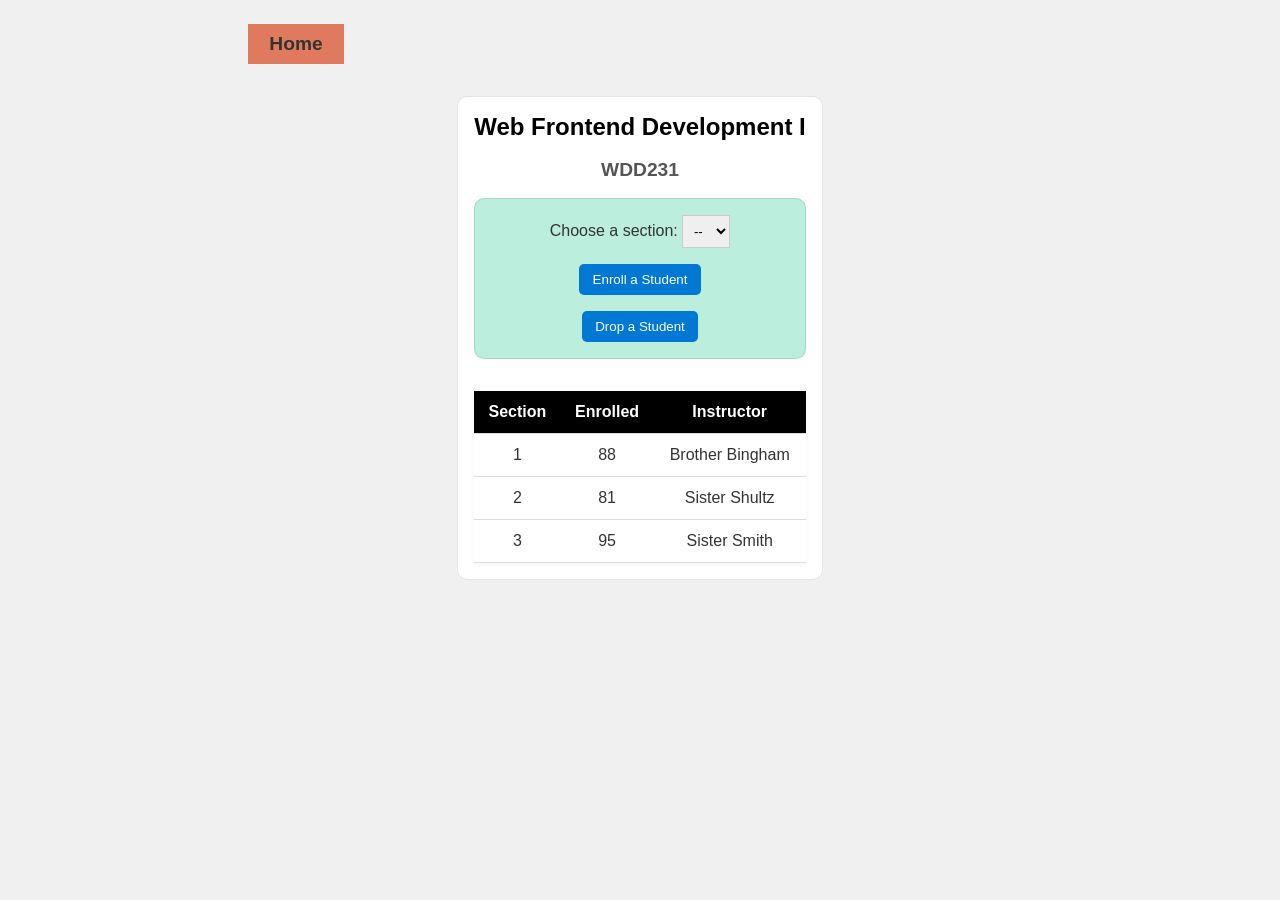
<file: week3/modules.html>
<!DOCTYPE html>
<html lang="en">

<head>
    <meta charset="UTF-8">
    <meta name="viewport" content="width=device-width, initial-scale=1.0">
    <title>Modules Example: Course and Sections</title>
    <link rel="stylesheet" href="styles/modules.css">
    <!-- <script src="scripts/modules.js" defer></script> -->
    <script type="module" src="scripts/modules.mjs"></script>
</head>

<body>
    <header>
        <a href="../index.html">Home</a>
    </header>
    <main>
        <h1 id="courseName"></h1>
        <h2 id="courseCode"></h2>

        <div id="enrollment">
            <label for="sectionNumber">Choose a section:</label>
            <select id="sectionNumber">
                <option value="0" disabled selected>--</option>
            </select>
            <button id="enrollStudent">Enroll a Student</button>
            <button id="dropStudent">Drop a Student</button>
        </div>

        <table>
            <thead>
                <tr>
                    <th>Section</th>
                    <th>Enrolled</th>
                    <th>Instructor</th>
                </tr>
            </thead>
            <tbody id="sections"></tbody>
        </table>
    </main>
</body>

</html>
</file>
<file: styles/small.css>
/* ------------COLORS------------ */
:root {
    --terracotta: #e07a5f;
    --deep-slate-blue: #3d405b;
    --primary: #0a9396;
    --secondary: #94d2bd;
    --accent: #ee9b00;
    --background: #fefae0;
    --text: #001219;
}
* {
    padding: 0;
    box-sizing: border-box;
}
body {
    font-family: Roboto, Helvetica, sans-serif;
    font-weight: 400;
    max-width: 1100px;
    margin: 0 auto;
}

/***************** HEADER *****************/
header {
    display: grid;
    grid-template-columns: 24px auto 44px;
    padding: 5px 0 5px 10px;
    align-items: end;
    border-bottom: solid 1px #ddd;
    column-gap: 8px;
}
header img {
    display: block;
    width: 100%;
    height: auto;
}
header span {
    font-size: 1.2rem;
    color: var(--deep-slate-blue);
    font-weight: 500;
}

/***************** NAVIGATION *****************/
/***************** Hamburger ******************/
.hamburger {
    background: none;
    border: none;
    color: var(--deep-slate-blue);
    cursor: pointer;
}
/* .hamburger::after {
    content: "\2630";
    font-size: 2rem;
} */
.hamburger::before {
    content: "\2630";
    font-size: 1.5rem;
}
.hamburger.show::before {
    content: "\00D7";
}
/******************** Nav ********************/
.navigation {
    display: none;
}
.navigation.show {
    display: block;
}
.navigation ul {
    display: flex;
}

/******************** Nav Menu ********************/
nav {
    background: var(--background);
    display: none;
    width: 100%;
    border: solid 1px var(--terracotta);
    padding: 10px;
}

nav.show {
    display: block;
}

nav ul {
    list-style: none;
    display: flex;
    /* flex-wrap: wrap; */
    flex-direction: column;
    gap: 0rem 1.25rem;
    padding: 0;
    margin: 0;
}

nav li {
    border-bottom: 1px solid var(--terracotta);
}

nav li:last-child {
    border-bottom: none;
}

nav a {
    display: block;
    padding: 0.75rem 1rem;
    text-decoration: none;
    color: var(--text);
    font-weight: 500;
    background: var(--background);
    transition: background-color 0.3s ease;
    font-size: 1.2rem;
}

nav a:hover {
    background: var(--terracotta);
    color: var(--text);
}

nav li.current a {
    background: var(--terracotta);
    color: var(--text);
    font-weight: 700;
}

/******************** End Nav Menu ********************/


#total-credits{
    margin-top: 1rem;
    font-size: 1.2rem;
    font-weight: 700;
    color: var(--text);
    width: 100%;
    text-align: center;
}



/******************** sections ********************/

.card-top {
    display: block;
    flex-direction: column;
    gap: 1rem;
}

.card-top > :first-child {
    border-radius: 8px;
}

.card-bottom {
    width: 100%;
    border-radius: 8px;
}

.card-top img {
    display: block;
    margin: 0 auto;
    border-radius: 5px;
    border: solid 4px #ddd  ;
    /* width: 146px;
    height: 200px; */
    object-fit: cover;
}

.card-title h2 {
    display: block;
    width: 100%;
    height: 2.5rem;
    padding: 0.5rem;
    text-align: center;
    color: #fff;
    margin-bottom: 1rem;
    background-color: #001219;
    border-radius: 5px;
}
.card-title p {
    padding: 1.5rem;
    line-height: 1.5;
    color: var(--text);
    font-weight: 700;
    letter-spacing: 0.05rem;
}






    /*** card-courses section **/

.card-filter {
    display: flex;
    flex-direction: row;
    justify-content: space-between;
    align-items: center;
    margin-bottom: 1rem;
    gap: 0.5rem;
}

.card-filter button {
    background: var(--accent);
    flex: 1;
    border: none;
    border-bottom: solid 2px var(--deep-slate-blue);
    border-right: solid 2px var(--deep-slate-blue);
    border-radius: 5px;
    color: var(--text);
    font-weight: 700;
    padding: 0.5rem 1rem;
    cursor: pointer;
    transition: background-color 0.2s ease;
}

.card-filter button:hover {
    background: var(--accent);
}

.card-filter button.active {
    background: var(--terracotta);
    color: var(--text);

}

/*** card-container grid ***/

.card-container {
    display: block;
    /* grid-template-columns: repeat(3, 1fr); */
    gap: 1rem;
    margin:  2rem 0;
}

.course-card {
    background-color: var(--background);
    border-radius: 18px;
    display: flex;
    flex-direction: column;
    border: 1px solid #ccc;
    margin-bottom: 1rem;
}

.course-card.completed {
    border-top: 4px solid var(--secondary);
}

.course-card.in-progress {
    border-top: 4px solid var(--accent);
}

.course-card h3 {
    background-color: var(--text);
    color: #fff;
    margin: 1rem 0.5rem ;
    padding: 0.75rem 1rem;
    font-size: 1rem;
    text-align: center;
    line-height: 1.3;
    border-radius: 5px ;
}

.course-card p {
    padding: 0.3rem 1rem;
    font-size: 0.85rem;
    color: var(--text);
    line-height: 1.4;
}

.course-card .description {
    flex-grow: 1;
    font-size: 0.8rem;
    color: #444;
    padding-top: 0.5rem;
}

.tech-list {
    display: flex;
    flex-wrap: wrap;
    align-items: center;
    gap: 0.5rem;
    padding: 0.5rem 1rem;
    font-size: 0.85rem;
    font-weight: 700;
    color: var(--text);
}

.tech-tag {
    background-color: var(--accent);
    color: var(--text);
    font-size: 0.85rem;
    font-weight: 700;
    padding: 0.15rem 0.6rem;
    border-radius: 12px;
}

.course-card .status {
    text-align: center;
    padding: 0.5rem 1rem;
    font-weight: 700;
    font-size: 0.85rem;
    margin-top: auto;
}

.course-card .status.completed {
    background-color: var(--secondary);
    color: var(--text);
}

.course-card .status.in-progress {
    background-color: var(--accent);
    color: var(--text);
}

    /*** End card-courses section **/



/******************** End sections ********************/

/******************** Footer ********************/
footer {
    background: white;
    padding: 1rem 0;
}

footer .social-links {
    display: flex;
    justify-content: center;
    align-items: center;
    gap: 2rem;
    flex-wrap: wrap;
    background: white;
    padding: 1rem 0;
}

footer .social-links a {
    display: inline-flex;
}

footer .social-links img {
    display: block;
    width: 48px;
    height: auto;
}

footer .last-updated {
    background: #3d405b;
    color: white;
    padding: 1rem;
    text-align: center;
}

footer .last-updated p {
    margin: 0.25rem 0;
}
</file>
<file: styles/larger.css>
@media only screen and (min-width: 390px) {
    /******************** Header & Nav ********************/
    
    header {
        display: grid;
        grid-template-columns: 24px auto 1fr;
        align-items: center;
        column-gap: 1rem;
    }

    .hamburger {
        display: none;
    }

    nav {
        display: block;
        position: static;
        width: 100%;
        background: var(--background);
        padding: 0.5rem;
        margin-top: 1rem;
    }

    nav ul {
        flex-direction: row;
    }
    
    nav li {
        border-bottom: none;
        border-right: 1px solid var(--terracotta);
    }
    nav a {
        /* gap: 0; */
        padding: 1rem 1.5rem;
        background: transparent;
        color: var(--text);
    }

    nav a:hover {
        background: var(--deep-slate-blue);
        color: white;
    }

    nav li.current a {
        background: var(--terracotta);
        color: var(--text);
    }

    .card-top {
        display: flex;
        flex-direction: row;
        gap: 1rem;
    }
        .card-top> :first-child {
            width: 60%;
            border-radius: 8px;
        }
    .card-top> :nth-child(2) {
        width: 40%;
    }
    .card-container {
        display: grid;
        grid-template-columns: repeat(3, 1fr);
        gap: 1rem;
        margin: 2rem 0;
    }




}
</file>
<file: chamber/styles/small.css>
:root {
    --terracotta: #e07a5f;
    --deep-slate-blue: #3d405b;
    --primary: #0a9396;
    --secondary: #94d2bd;
    --accent: #ee9b00;
    --background: #fefae0;
    --text: #001219;
}

.hidden {
    display: none;
}

.hamburger {
    background: none;
    border: none;
    color: var(--deep-slate-blue);
    cursor: pointer;
}

.hamburger::before {
    content: "\2630";
    font-size: 1.9rem;
}

.hamburger.show::before {
    content: "\00D7";
}

body {
    max-width: 1150px;
    margin: 0 auto;
    font-family: Roboto, sans-serif;
    min-width: 260px;
}

/********************* Header **************************/
header {
    margin-top: 1rem;
    display: flex;
    flex-direction: row;
    align-items: center;
    padding: 0.6rem 1rem;
    background-color: var(--background);
    border: solid 1px var(--terracotta);
}

header.open {
    flex-direction: column;
    align-items: flex-start;
}

.header-brand {
    display: flex;
    align-items: center;
    gap: 0.6rem;
    flex: 1;
    /* margin-bottom: 1rem; */
}

.header-brand img {
    width: 22px;
    height: 22px;
    object-fit: contain;
}

.header-brand span {
    font-size: 1rem;
    font-weight: 700;
    color: var(--color-text);
}

/* Nav */
header nav {
    width: 100%;
    display: none;
}

header nav.show {
    display: block;
    width: 200px;
}


header nav ul {
    display: block;
    flex-direction: column;
    gap: 0rem 0rem;
    margin: 0;
    padding: 0;
    list-style: none;
}

header nav a {
    display: block;
    text-decoration: none;
    padding: 0.75rem 0.5rem;
    color: var(--text);
    font-size: 0.9rem;
}


nav li:last-child {
    border-bottom: none;
}

header nav li.current a {
    background: var(--terracotta);
    color: var(--text);
    font-weight: 700;
}

header nav a:hover {
    background: var(--deep-slate-blue);
    color: #fff;
}

.nav-holder {
    display: flex;
    align-items: center;
    gap: 0rem;
}

/********************** Theme toggle ****************/
#theme-toggle {
    background: none;
    border: 2px solid var(--color-text);
    border-radius: 50%;
    width: 2rem;
    height: 2rem;
    font-size: 1.7rem;
    cursor: pointer;
    color: var(--color-text);
    display: flex;
    align-items: center;
    justify-content: center;
    padding: 0;
    line-height: 1;
}




/******************** Main ********************/

main {
    margin: 0.5rem 0;
    border: solid 1px var(--terracotta);

}

main h1 {
    margin: 0;
}

.hero-image {
    position: relative;
}

.hero-image img {
    width: 100%;
    height: auto;
    display: block;
}

.hero-text {
    position: absolute;
    top: 1rem;
    left: 2rem;
    right: 2rem;
    color: #fff;
    text-align: center;
    background-color: rgba(0, 0, 0, 0.3);
    border-radius: 5px;
    font-size: small;
    display: none;
}

#join-us-button {
    position: absolute;
    bottom: 4rem;
    right: 2rem;
    padding: 0.5rem 0rem;
    font-size: 0.9rem;
    color: var(--text);
    font-weight: 700;
    background-color: var(--terracotta);
    border-radius: 5px;
    cursor: pointer;
    width: 80px;
    border: solid 2px var(--text);
}

#grid-view,
#list-view {
    font-size: 2rem;
    color: var(--text);
    border: solid, 1px var(--text);
}

.view-toggle {
    display: flex;
    justify-content: space-around;
    margin: auto;
    width: 100px;
    margin-bottom: 1rem;
}

#cards {
    display: grid;
    margin-top: 2rem;
    /* grid-template-columns: repeat(auto-fit, minmax(320px, 1fr)); */
    gap: 1rem;
    /* min-height: 600px; */
}

.business-cards section {
    border: solid 1px var(--text);
    border-radius: 10px;
    box-shadow: 0 0 30px #929292;
    padding: 0.2rem;
    display: flex;
    flex-direction: column;
    align-items: center;
    gap: 0.1rem;
    font-weight: 700;
    /* min-width: 310px; */
}

.business-cards section h2 {

    font-size: 0.9rem;
    font-family: Verdana, Geneva, Tahoma, sans-serif;
    margin: 0;
    text-align: center;
}


.business-cards section p {
    margin: 0;
    text-align: center;
    font-size: 0.7rem;
}

.business-cards section a {
    font-size: 0.7rem;
    color: blue;
    text-decoration: none;
    margin: 0;
    text-align: center;
}

.website-link,
.header-website {
    display: none;
}

thead {
    background-color: var(--terracotta);
    color: var(--text);

}

thead tr th {
    padding: 0.5rem;
    border: solid 1px var(--text);
}


tbody {
    font-size: 0.7rem;
}

tbody tr:hover {
    background-color: var(--background);
}

tbody tr td {
    padding: 0.2rem;
    border: solid 1px var(--text);
}

.zebra-even {
    background-color: #e4e4e4;
}

.zebra-odd {
    background-color: #ffffff;
}









/* Middle content  */
.middle-content {
    display: flex;
    gap: 0.5rem;
    padding: 1rem 0;
    flex-wrap: wrap;
}

.content-holder1 {
    flex: 2;
}

.content-holder2 {
    display: flex;
    flex: 2;
    gap: 0.5rem;
    flex-wrap: wrap;
}


/* Weather and events */

.current-cards-holder {
    display: flex;
    padding: 0.5rem;
    flex-wrap: wrap;
    justify-content: space-around;
}

.current-cards-holder p,
.current-cards-holder figcaption {
    margin: 0.25rem 0;
    font-size: 0.7rem;
}

.current-cards-holder p::first-letter,
.current-cards-holder figcaption::first-letter {
    /* font-size: 0.9rem; */
    font-weight: 700;
    text-transform: uppercase;
}

.current-card-right first-child {
    /* font-size: 1.2rem; */
    font-weight: 600;
    text-transform: uppercase;
}

#current-temp {
    font-size: 1.2rem;
    font-weight: 700;
}



.events,
.weather,
.forecast {
    background-color: #e0e0e0;
    border-radius: 4px;
    overflow: hidden;
    min-height: 150px;
    flex: 1;
    min-width: 200px;
}


/* forecast cards */
.forecast-cards-holder {
    display: flex;
    gap: 0.5rem;
    padding: 0.5rem;
    flex-wrap: wrap;
}

.forecast-cards {
    background: linear-gradient(to bottom right, #b8e4f9 20%, #ffe066 80%, #ffd700);
    border: solid 1px var(--text);
    border-bottom: solid 2px var(--text);
    border-right: solid 2px var(--text);
    border-radius: 4px;
    padding: 0.5rem;
    flex: 1;
    max-height: 120px;
    text-align: center;
    position: relative;
    overflow: hidden;
}

.forecast-cards::after {
    content: '';
    position: absolute;
    top: 0;
    left: -100%;
    width: 50%;
    height: 100%;
    background: linear-gradient(to left, transparent, rgba(255, 255, 255, 0.7), transparent);
    animation: none;
}

.forecast-cards:hover::after {
    animation: shimmer 0.7s ease-in-out 1;
}

@keyframes shimmer {
    0% {
        left: -100%;
    }

    100% {
        left: 150%;
    }
}

.forecast-cards p {
    /* color: var(--terracotta); */
    margin: 0.25rem 0;
}

.events h2,
.weather h2,
.forecast h2 {
    background-color: var(--deep-slate-blue);
    color: white;
    margin: 0;
    padding: 0.5rem 1rem;
    font-size: 1rem;
    font-weight: 400;
}


















/******************** Footer ********************/
footer {
    display: flex;
    flex-direction: column;
    align-items: center;
    background: var(--background);
    padding: 1rem 0;
    border: solid 1px var(--terracotta);
    animation: popIn 1s ease-out forwards;
}

footer div {
    margin-top: 1rem;
}

footer .social-links {
    display: flex;
    justify-content: center;
    align-items: center;
    gap: 2rem;
    flex-wrap: wrap;
    background: var(--background);
    padding: 1rem 0;
}

footer .social-links a {
    display: inline-flex;
}

footer .social-links img {
    display: block;
    width: 30px;
    height: 30px;
}

footer p,
.chamber-info h3,
.last-updated p {
    margin: 0.25rem 0;
    padding-left: 1rem;
    font-size: 0.7rem;
}


.text {
    cursor: text;
}

.text:hover {
    transition: 0.5s;
    box-shadow: 6px 6px 0 black;
    transform: skewY(-5deg);
    /* transform: scale(1.05); */
    /* letter-spacing: 2px; */
}


/* thank you page  */
.thank-you {
    padding: 1rem;
    text-align: center;
}
.thank-you-content {
    margin: 0.5rem;
    background: #f9f9f9;
    border: solid 1px var(--text);
    border-radius: 10px;
    padding: 1rem;
}
.thank-you h1 {
    font-size: 1.5rem;
    margin: 1rem 0;
}
.thank-you p strong {
    padding: 0.2rem 0.5rem;
    color: var(--text);
    margin: 1rem 0;
    background: var(--terracotta);
}

.thank-you ul {
    list-style: none;
    padding: 0;
    margin: 1rem 0;
    display: inline-block;
    /* justify-content: center; */
}
.thank-you ul li {
    display: grid;
    grid-template-columns: 160px 1fr;
    gap: 0.5rem;
    padding: 0.2rem 0;
}
.thank-you ul li strong {
    text-align: right;
}
.thank-you ul li span {
    text-align: left;
}
</file>
<file: chamber/styles/larger.css>
/* ── Large screen overrides (≥ 640px) ── */

@media (min-width: 320px) {






    .nav-holder {
        display: flex;
        align-items: center;
    }

    /* .header-brand {
        flex: 0 0 auto;
    } */



    header nav a {
        font-size: 1rem;
    }

    .header-brand span {
        font-size: 1.1rem;
        font-weight: 700;
        color: var(--color-text);
    }


    .hero-text {
        position: absolute;
        top: 1rem;
        left: 50%;
        transform: translateX(-50%);
        width: 80%;
        color: #fff;
        text-align: center;
        background-color: rgba(0, 0, 0, 0.3);
        border-radius: 5px;
        max-width: 1100px;
    }

    .hero-text {
        font-size: 0.75rem;
    }












    #cards {
        grid-template-columns: repeat(auto-fit, minmax(320px, 1fr));
    }

    .business-holder {
        margin-bottom: 2rem;
    }


    .business-cards section {
        margin: auto;
        min-width: 310px;
    }

    main {
        padding: 0.5rem;
    }

    #cards table {
        margin: 2rem;
    }

    tbody {
        font-size: 0.9rem;
    }

    .website-link,
    .header-website {
        display: table-cell;
    }


    
        /* footer div {
            width: 100%;
            text-align: center;
        } */
    
        footer p,
        .chamber-info h3,
        .last-updated p {
            font-size: 0.8rem;
        }
}

@media (min-width: 620px) {

    #join-us-button {
        padding: 0.5rem 1rem;
        font-size: 1.2rem;
        width: 120px;
    }
    .header-brand span {
        font-size: 1.25rem;
    }
        header nav a {
            font-size: 1.1rem;
        }   
        header nav ul {
            gap: 0rem 0.5rem;
        }
    .hero-text {
        top: 1rem;
        font-size: 1rem;
            display: block;
    }
    footer {
        display: flex;
        /* flex-direction: row; */
        /* flex-wrap: wrap;
        justify-content: space-between;
        align-items: center;
        background: var(--background);
        padding: 1rem 0; */
    }
    footer p,
    .chamber-info h3,
    .last-updated p {
        font-size: 0.9rem;
    }
}

@media (min-width: 800px) {
    header {
            flex-wrap: wrap;
            flex-direction: row;
            justify-content: space-between;
    
            /* border-bottom: solid 1px var(--terracotta); */
            /* height: 200px; */
        }
    header nav {
                display: block;
                position: static;
                width: 100%;
                background: var(--background);
            }

        header nav ul {
            flex-direction: column;
            display: flex;
            flex-direction: row;
            gap: 0rem 0rem;
            margin: 0;
            padding: 0;
            list-style: none;
        }



        footer {
            display: flex;
            flex-direction: row;
                flex-wrap: wrap;
                    justify-content: space-between;
                    align-items: center;
                    background: var(--background);
                    padding: 1rem 0;
        }

    .hamburger {
        display: none;
    }
    header nav ul {
        gap: 0rem 1rem;
    }
                header nav a {
                    font-size: 1.25rem;
                }
    .header-brand span {
        font-size: 1.5rem;
    }

    .hero-text {
        top: 1rem;
        font-size: 1.25rem;
    }

    footer p,
    .chamber-info h3,
    .last-updated p {
        font-size: 1rem;
    }
    .thank-you h1 {
        font-size: 2.5rem;
        margin: 3rem 0;
    }
    
}
</file>
<file: project/styles/small.css>
:root {
    --body-bg: #222;
    --text: #ccc;
    --primary: #80B57E;
    --primary-hover: #4B5B6E;
    --secondary: #E9EB87;
    --secondary-hover: #D57A37;
    --accent: #D82C41;
    --rised: #2a2a2a;
}
*{
    padding: 0;
    box-sizing: border-box;
}
body {
    background-color: var(--body-bg);
    color: var(--text);
    font-family: 'Roboto', sans-serif;
    line-height: 1.6;
    display: flex;
    flex-direction: column;
    min-height: 100vh;
}
/***************** HEADER *****************/
header {
    background-color: var(--primary-hover);
    display: flex;
    flex-wrap: wrap;
    align-items: center;
    justify-content: space-between;
    padding: 0.75rem 1.25rem;
    position: sticky;
    top: 0;
    z-index: 100;
}

header img {
    display: block;
    order: 1;
}

header nav {
    order: 3;
}

header .hamburger {
    order: 2;
}

/***************** NAVIGATION *****************/
nav {
    width: 100%;
    display: none;
    background-color: var(--primary-hover);
    border-top: 2px solid var(--primary);
}

nav.show {
    display: block;
}

nav ul {
    list-style: none;
    display: flex;
    flex-direction: column;
}

nav ul li a {
    /*problem with contrast*/
    display: block;
    padding: 0.85rem 1.25rem;
    color: var(--text);
    font-size: 1.5rem;
    text-decoration: none;
    font-weight: 700;
    border-left: 3px solid transparent;
    transition: background-color 0.5s ease, color 0.5s ease;
}

nav ul li a:hover {
    background-color: var(--primary);
    color: #111;
}

nav ul li.current a {
    color: var(--secondary);
    border-left-color: var(--rised);
}

/***************** Hamburger ******************/
.hamburger {
    background: none;
    border: none;
    cursor: pointer;
    display: flex;
    flex-direction: column;
    justify-content: space-between;
    width: 32px;
    height: 24px;
    padding: 0;
    flex-shrink: 0;
}

.hamburger span {
    display: block;
    width: 100%;
    height: 3px;
    background-color: var(--text);
    border-radius: 3px;
    transition: transform 0.35s ease, opacity 0.35s ease;
    transform-origin: center;
}

/* X animation on .show */
.hamburger.show span:nth-child(1) {
    transform: translateY(10.5px) rotate(45deg);
}
.hamburger.show span:nth-child(2) {
    opacity: 0;
    transform: scaleX(0);
}
.hamburger.show span:nth-child(3) {
    transform: translateY(-10.5px) rotate(-45deg);
}


/********** Main *****************/

.hero {
    position: relative;
    margin-bottom: 1.5rem;
}

.hero img {
    width: 100%;
    height: 260px;
    object-fit: cover;
    display: block;
    border-radius: 0 0 12px 12px;
}

.hero h1 {
    position: absolute;
    top: 1rem;
    left: 1.25rem;
    color: #fff;
    font-size: 1.4rem;
    margin: 0;
    text-shadow: 0 2px 6px rgba(0, 0, 0, 0.7);
}

.hero p {
    position: absolute;
    bottom: 1rem;
    left: 1.25rem;
    right: 1.25rem;
    color: #eee;
    font-size: 0.8rem;
    margin: 0;
    text-shadow: 0 1px 4px rgba(0, 0, 0, 0.8);
    display: none;
}




/******************** PARKS ********************/

@keyframes skeleton-shimmer {
    0%   { background-position: 200% 0; }
    100% { background-position: -200% 0; }
}

.park-skeleton {
    min-height: 820px;
    background: linear-gradient(90deg, #2a2a2a 25%, #3a3a3a 50%, #2a2a2a 75%);
    background-size: 200% 100%;
    animation: skeleton-shimmer 1.5s ease-in-out infinite;
}



.parks-holder {
    max-width: 1200px;
    margin: 0 auto;
    padding: 1rem;
    display: flex;
    flex-direction: column;
    gap: 5rem;
}

.parks-holder > h2 {
    color: var(--primary);
    font-size: 1.4rem;
    margin: 0 0 0.5rem;
}

.park {
    background-color: var(--rised);
    border-radius: 12px;
    overflow: hidden;
    box-shadow: 0 4px 16px rgba(0,0,0,0.4);
    display: grid;
    grid-template-columns: 1fr;
}

.park > img {
    width: 100%;
    height: 260px;
    object-fit: cover;
    display: block;
}

.park-info {
    padding: 1.25rem;
    display: flex;
    flex-direction: column;
    gap: 0.5rem;
}

.park-info h2 {
    color: var(--primary);
    font-size: 1.1rem;
    margin: 0;
    line-height: 1.3;
}

.park-info > p {
    color: var(--text);
    font-size: 0.83rem;
    line-height: 1.6;
    margin: 0;
}

.park-info .contacts {
    background-color: #1e1e1e;
    border-radius: 6px;
    padding: 0.6rem 0.85rem;
    display: flex;
    flex-direction: column;
    gap: 0.15rem;
}

.park-info .contacts p {
    margin: 0;
    font-size: 0.78rem;
    color: var(--text);
}

.park-link {
    color: var(--secondary);
    font-weight: 700;
    text-decoration: none;
    font-size: 0.82rem;
}

.park-link:hover {
    text-decoration: underline;
}

.more-images {
    display: grid;
    grid-template-columns: repeat(2, 1fr);
    gap: 3px;
    border-top: 3px solid var(--body-bg);
}

.more-images img {
    width: 100%;
    height: 160px;
    object-fit: cover;
    display: block;
    transition: transform 0.3s ease, brightness 0.3s ease;
}

.more-images img:hover {
    transform: scale(1.03);
    filter: brightness(1.12) saturate(1.15);
}


/******************** PARKS TABLE ********************/

.parks-fees-table-holder {
    max-width: 1200px;
    margin: 2rem auto;
    padding: 1rem;
    overflow-x: auto;
}

.parks-fees-table-holder h2 {
    color: var(--primary);
    font-size: 1.4rem;
    margin: 0 0 1rem;
}

.parks-table {
    width: 100%;
    border-collapse: collapse;
    font-size: 0.82rem;
    background-color: #1e1e1e;
    border-radius: 10px;
    overflow: hidden;
    box-shadow: 0 4px 16px rgba(0, 0, 0, 0.5);
}

.parks-table thead tr {
    background-color: var(--accent);
}

.parks-table th {
    color: #fff;
    font-weight: 700;
    text-align: center;
    padding: 0.85rem 1rem;
    font-size: 0.85rem;
    letter-spacing: 0.04em;
    border-right: 1px solid rgba(255, 255, 255, 0.15);
}

.parks-table th:last-child {
    border-right: none;
}

.parks-table tbody tr:nth-child(odd) {
    background-color: #2a2a2a;
}

.parks-table tbody tr:nth-child(even) {
    background-color: #222;
}

.parks-table tbody tr:hover {
    background-color: #333;
}

.parks-table td {
    padding: 0.75rem 1rem;
    vertical-align: top;
    border-right: 1px solid var(--primary-hover);
    border-bottom: 1px solid var(--primary-hover);
    color: var(--text);
    line-height: 1.5;
}

.parks-table td:last-child {
    border-right: none;
}

.col-park {
    color: var(--accent);
    font-weight: 700;
    font-size: 0.88rem;
    text-align: center;
    min-width: 120px;
}

.col-list ul {
    list-style: none;
    padding: 0;
    margin: 0;
    display: flex;
    flex-direction: column;
    gap: 0.1rem;
    max-height: 320px;
    overflow-y: auto;
}

.col-list ul li {
    font-size: 0.78rem;
    padding: 0.15rem 0;
    border-bottom: 1px solid rgba(255, 255, 255, 0.05);
}

.col-list ul li:last-child {
    border-bottom: none;
}

.col-fee {
    min-width: 180px;
}

.fee-entry {
    margin-bottom: 0.6rem;
    padding-bottom: 0.6rem;
    border-bottom: 1px dashed var(--primary-hover);
}

.fee-entry:last-child {
    margin-bottom: 0;
    padding-bottom: 0;
    border-bottom: none;
}

.fee-entry strong {
    color: var(--primary);
    font-size: 0.85rem;
}

.fee-entry p {
    margin: 0.2rem 0 0;
    font-size: 0.75rem;
    color: #999;
    line-height: 1.4;
}





/*********** thank you page  *************/
.thank-you {
    padding: 1rem;
    text-align: center;
}

/* .thank-you-content {
    margin: 0.5rem;
    background: #f9f9f9;
    border: solid 1px var(--text);
    border-radius: 10px;
    padding: 1rem;
} */

.thank-you h1 {
    font-size: 1.5rem;
    margin: 1rem 0;
}
.thank-you h1, .thank-you h2{
    color:var(--primary);
}
.thank-you p strong {
    padding: 0.2rem 0.5rem;
    color: var(--text);
    margin: 1rem 0;
    background: var(--terracotta);
}
.thank-you ul.hidden-ul{
    display: none;
}
.thank-you ul {
    list-style: none;
    margin: 1rem 0;
    display: inline-block;
    background-color: #2a2a2a;
    padding: 2rem;
    border-radius: 12px;
    border: 1px solid var(--accent);
    /* max-width: 320px; */
    /* justify-content: center; */
}

.thank-you ul li {
    display: grid;
    grid-template-columns: 160px 1fr;
    gap: 0.5rem;
    padding: 0.2rem 0;
}

.thank-you ul li strong {
    text-align: right;
}

.thank-you ul li span {
    text-align: left;
}

#full-name, #park-name{
    color: var(--secondary);
}






















/******************** Footer ********************/
footer {
    background: #2a2a2a;
    padding: 1rem 0;
    border-top: 2px solid var(--primary-hover);
    border-bottom: 2px solid var(--primary-hover);
}

/* footer .social-links {
    display: flex;
    justify-content: center;
    align-items: center;
    gap: 2rem;
    flex-wrap: wrap;
    background: white;
    padding: 1rem 0;
}

footer .social-links a {
    display: inline-flex;
}

footer .social-links img {
    display: block;
    width: 48px;
    height: auto;
} */

footer .last-updated {
    background: var(--primary-hover);
    color: white;
    padding: 1rem;
    text-align: center;
}

footer .last-updated p {
    margin: 0.25rem 0;
}
footer a{
    color: var(--secondary);
    font-size: 1rem;

}
footer a::after{
    color: var(--secondary);
}



















/****** Park styles with grid template ******/
.parks-container {
    max-width: 1200px;
    margin: 2rem auto;
    padding: 0 1rem;
    display: grid;
    grid-template-columns: repeat(auto-fit, minmax(300px, 1fr));
    gap: 2rem;
}
.park-card {
    background-color: var(--rised);
    border-radius: 8px;
    overflow: hidden;
    box-shadow: 0 4px 8px rgba(0,0,0,0.3);
    display: flex;
    flex-direction: column;
}
</file>
<file: project/styles/larger.css>
@media only screen and (min-width: 320px) {

}

@media (min-width: 768px) {
    header {
        flex-wrap: nowrap;
        padding: 0.75rem 2rem;
    }

    nav {
        display: block;
        width: auto;
        border-top: none;
        background-color: transparent;
        margin-right: 3rem;
    }

    nav ul {
        flex-direction: row;
        align-items: center;
        gap: 1rem;
    }

    nav ul li a {
        padding: 0.5rem 1rem;
        border-radius: 4px;
        border-left: none;
        border-bottom: 3px solid transparent;
        border-right: 1px solid transparent;
    }

    nav ul li.current a {
        border-bottom-color: var(--rised);
        border-right-color: var(--rised);
    }

    .hamburger {
        display: none;
    }

    .hero p {
        display: block;
        font-size: 1.0rem;
        margin: 0 1rem;
        text-shadow: 0 1px 4px rgba(0, 0, 0, 0.8);
    }

    .hero h1 {
        font-size: 1.8rem;
    }
















    
}




@media (min-width: 1024px) {

    .hero p {
        display: block;
        font-size: 1.2rem;
        margin: 0 5rem;
        text-shadow: 0 1px 4px rgba(0, 0, 0, 0.8);
    }

    .hero img {
        height: 360px;
    }

    .hero h1,
    .parks-holder h2 {
        font-size: 2.2rem;
    }

    /* park: primera imagen + info lado a lado, more-images abajo full width */
    .park {
        grid-template-columns: 1fr 1fr;
        grid-template-rows: auto auto;
    }

    .park > img {
        height: 100%;
        min-height: 320px;
        max-height: 420px;
        grid-row: 1;
    }

    .park-info {
        grid-row: 1;
        padding: 1.75rem;
    }

    .more-images {
        grid-column: 1 / -1;
        grid-row: 2;
        grid-template-columns: repeat(4, 1fr);
    }

    .more-images img {
        height: 200px;
    }
                .thank-you h1 {
                    font-size: 2.5rem;
                    margin: 3rem 0;
                }
}
</file>
<file: styles/prophets.css>
:root {
    --terracotta: #e07a5f;
}
body {
    margin: auto;
    max-width: 1500px;

}

#cards {
    display: grid;
    grid-template-columns: repeat(auto-fit, minmax(320px, 1fr));
    gap: 1rem;
}

h2 {
    font-family: Verdana, Geneva, Tahoma, sans-serif;
    color: rgb(3, 5, 94);
}

h1 {
    text-align: center;
}
header a {
    position: absolute;
    top: 1rem;
    text-decoration: none;
    color: #333;
    font-size: 1.2rem;
    font-weight: 700;
    background-color: var(--terracotta);
    padding: 0.25rem 0.5rem;
    height: 2rem;
    align-content: center;
    width: 4rem;
    text-align: center;
}
section {
    display: flex; 
    margin: 0.25rem;
    padding: 0.35rem;
    background-color: #eee;
    border: 1px solid #787cf5;
    border-radius: 5px; 
    flex-direction: column;
    align-items: center; 
}

section>p {
    min-height: 10px;
    margin: 0;
}

img {
    margin: 1rem 0;
    width: auto;
    max-width: 380px;
    box-shadow: 0 0 30px #777;
    height: 250px;
    border: 1px solid #333;
}

footer {
    text-align: center;
    margin: 3rem 0;
    font-size: 1.8rem;
    color: #555;
}
</file>
<file: chamber/styles/discover.css>
.visit-banner {
    background-color: var(--deep-slate-blue);
    color: #fff;
    text-align: center;
    padding: 0.75rem 1.25rem;
    font-size: 1rem;
    font-weight: 700;
    letter-spacing: 0.03em;
}

/*#discover-grid {
     display: grid;
    gap: 1rem;
    padding: 1rem;
    grid-template-columns: 1fr;
    grid-template-areas:
        "card1"
        "card2"
        "card3"
        "card4"
        "card5"
        "card6"
        "card7"
        "card8"; 
}*/

/* .card-1 {
    grid-area: card1;
}

.card-2 {
    grid-area: card2;
}

.card-3 {
    grid-area: card3;
}

.card-4 {
    grid-area: card4;
}

.card-5 {
    grid-area: card5;
}

.card-6 {
    grid-area: card6;
}

.card-7 {
    grid-area: card7;
}

.card-8 {
    grid-area: card8;
} */




/* ── Skeleton loading ── */
.attraction-card.skeleton {
    min-height: 380px;
    background: linear-gradient(90deg, #e0e0e0 25%, #ececec 50%, #e0e0e0 75%);
    background-size: 200% 100%;
    animation: skeleton-shimmer 1.5s infinite;
    border: 1px solid #ccc;
}

@keyframes skeleton-shimmer {
    0%   { background-position: 200% 0; }
    100% { background-position: -200% 0; }
}

.attraction-card figure img:hover {
    transform: scale(1.08);
    filter: brightness(1.12) saturate(1.2);
}

.attraction-card {
    background-color: var(--background);
    border: 1px solid var(--terracotta);
    border-radius: 10px;
    overflow: hidden;
    /* display: flex; */
    /* flex-direction: column; */
    box-shadow: 0 2px 8px rgba(0, 0, 0, 0.1);
    display: grid;
    grid-template-areas: 
    "title"
    "pic"
    "description"
    "address"
    "button";
}

.attraction-card h2 {
    background-color: var(--deep-slate-blue);
    color: #fff;
    font-size: 1rem;
    margin: 0;
    padding: 0.65rem 1rem;
    grid-area: title;
    width: 100%;
}


.attraction-card figure {
    margin: 0;
    overflow: hidden;
    flex-shrink: 0;
    aspect-ratio: 16 / 9;
    background-color: #ddd;
    grid-area: pic;
    
}

.attraction-card figure img {
    width: 100%;
    height: 100%;
    object-fit: cover;
    display: block;
    transition: transform 0.4s ease, filter 0.4s ease;
}



.attraction-card figure.no-image {
    display: flex;
    align-items: center;
    justify-content: center;
    color: #888;
    font-size: 0.85rem;
    font-style: italic;
    min-height: 120px;
}

.attraction-card address {
    font-style: italic;
    font-size: 0.8rem;
    /* font-weight: 700; */
    color: #fff;
    background-color: var(--deep-slate-blue);
    padding: 0.5rem 1rem;
    border-bottom: 1px solid var(--terracotta);
    grid-area: address;
}

.attraction-card p {
    font-size: 0.85rem;
    color: var(--text);
    padding: 0.4rem 1rem;
    flex: 1;
    margin: 0;
    grid-area: description;
}

.attraction-card button {
    margin: 0.75rem 1rem;
    /* padding: 0.5rem 1.25rem; */
    align-self: flex-start;
    background-color: var(--terracotta);
    color: #000;
    border: none;
    border-radius: 5px;
    font-weight: 700;
    font-size: 0.85rem;
    cursor: pointer;
    /* transition: background-color 0.2s ease; */
    transition: all 0.3s ease;
    position: relative;
    display: inline-block;
    box-shadow: inset 2px 2px 2px 0px rgba(255, 255, 255, .5),
        7px 7px 20px 0px rgba(0, 0, 0, .1),
        4px 4px 5px 0px rgba(0, 0, 0, .1);
    outline: none;
    grid-area: button;
}


@keyframes increaseFontSize {
    0% {
        font-size: 0.9rem;
    }
    50% {
        font-size: 1.1rem;
    }
    100% {
        font-size: 0.9rem;
    }
}

/* 5 */
.btn-5 {
    width: 130px;
    height: 40px;
    line-height: 42px;
    padding: 0;
    border: none;
    /* background: rgb(255, 27, 240); */
    background: linear-gradient(0deg, var(--terracotta) 0%, var(--accent) 100%);
}

.btn-5:hover {
    color: #000;
    background: transparent;
    box-shadow: none;
    animation: increaseFontSize 0.8s ease-in-out 1;
}

.btn-5:before,
.btn-5:after {
    content: '';
    position: absolute;
    top: 0;
    right: 0;
    height: 2px;
    width: 0;
    background: var(--terracotta);
    box-shadow:
        -1px -1px 5px 0px #fff,
        7px 7px 20px 0px #0003,
        4px 4px 5px 0px #0002;
    transition: 400ms ease all;
}

.btn-5:after {
    right: inherit;
    top: inherit;
    left: 0;
    bottom: 0;
}

.btn-5:hover:before,
.btn-5:hover:after {
    width: 100%;
    transition: 800ms ease all;
}

/* .attraction-card button:hover {
    background-color: var(--deep-slate-blue);
    color: #fff;
} */


/* @media (min-width: 1025px) {
    .card-1 .attraction-card,
    .card-1 {
        height: 100%;
    }

    .card-1 figure {
        aspect-ratio: unset;
        flex: 1;
    }

    .card-1 figure img {
        height: 100%;
    }
} */


@media (min-width: 641px) and (max-width: 1024px) {
    /* #discover-grid {
        grid-template-columns: 1fr 1fr;
        grid-template-areas:
            "card1 card1"
            "card2 card3"
            "card4 card5"
            "card6 card7"
            "card8 card8";
    } */
    .attraction-card figure img{
        max-width: 320px;
    }
    .attraction-card {
        display: grid;
        margin-bottom: 1rem;
        grid-template-areas:
        "pic title"
        "pic description"
        "pic address"
        "pic button"
            ;
    }
}


@media (min-width: 1025px) {
    /* #discover-grid {
        grid-template-columns: 1fr 1fr 1fr;
        grid-template-areas:
            "card1 card1 card2"
            "card1 card1 card3"
            "card4 card5 card6"
            "card7 card8 card8";
    } */

   /* .attraction-card {
        display: grid;
        grid-template-columns: 1fr 1fr;
         grid-template-areas:
        "title address"
        "description button"
        "pic pic"
            
            ; 
    }*/

    #discover-grid{
        display: grid;
        gap: 1rem;
        grid-template-columns: 1fr 1fr;
    }
}
</file>
<file: chamber/styles/join-small.css>
.join-container {
    display: flex;
    flex-direction: column;
    gap: 1.5rem;
    padding: 1rem;
}
.join-form-section{
    background-color: #ecebeb;
    border-radius: 8px;
    padding: 1rem;
    border: solid 1px var(--terracotta);
}
.join-form-section h1 {
    font-size: 1.2rem;
    margin-bottom: 1rem;
    animation: popIn 1s ease-out forwards;
}

#join-form {
    display: flex;
    flex-direction: column;
    gap: 0.75rem;
}

#join-form label {
    display: flex;
    flex-direction: column;
    font-size: 0.85rem;
    font-weight: 600;
    gap: 0.2rem;
}
#join-form input:required{
    border-color: var(--terracotta);
    border-left-width: 6px;
}
#join-form input:required:valid {
    border-color: #066306;
    border-left-width: 6px;
}

#join-form input,
#join-form textarea {
    padding: 0.4rem 0.5rem;
    font-size: 0.9rem;
    border: 1px solid #ccc;
    border-radius: 4px;
    font-family: inherit;
    width: 100%;
    box-sizing: border-box;
    animation: slideFromLeft 1s ease-out forwards;
}

#join-form textarea {
    resize: vertical;
}

#join-form fieldset {
    border: 1px solid #ccc;
    border-radius: 4px;
    padding: 0.5rem 1rem;
    background-color: #f9f9f9;
}

#join-form fieldset legend {
    font-weight: 700;
    font-size: 0.85rem;
    padding: 0 0.3rem;
}

#join-form fieldset label {

    font-weight: 400;
    flex-direction: row;
    align-items: center;
    padding: 0.3rem;
    /* gap: 0.4rem; */
}
#join-form fieldset label input {
    margin-right: 0rem;
    max-width: 40px;
    height: 14px;

}
#join-form button[type="submit"] {
    margin-top: 0.5rem;
    padding: 0.6rem 1rem;
    font-size: 1.2rem;
    font-weight: 700;
    background-color: var(--terracotta);
    color: var(--text);
    border: solid 1px var(--text);
    border-radius: 5px;
    cursor: pointer;
    animation: slideUp 1s ease-out forwards;
}
   
/* Membership cards */
.membership-levels-section h2 {
    font-size: 1.1rem;
    margin-bottom: 0.75rem;
    text-align: center;
}
@keyframes slideUp {
    from {
        opacity: 0;
        transform: translateY(800px);
    }

    to {
        opacity: 1;
        transform: translateY(0);
    }
}
@keyframes slideFromRight {
    from {
        opacity: 0;
        transform: translateX(800px);
    }

    to {
        opacity: 1;
        transform: translateX(0);
    } 
}
@keyframes slideFromLeft {
    from {
        opacity: 0;
        transform: translateX(-60px);
    }

    to {
        opacity: 1;
        transform: translateX(0);
    }
}
@keyframes popIn {
    from {
        opacity: 0;
        transform: scale(0.8);
    }

    to {
        opacity: 1;
        transform: scale(1);
    }
}
.membership-card {
    display: flex;
    flex-direction: column;
    align-items: center;
    gap: 0.5rem;
    background-color: #e0e0e0;
    border-radius: 8px;
    padding: 1rem;
    margin-bottom: 0.75rem;
    box-shadow: 0 2px 4px rgba(0,0,0,0.1);
    opacity: 0;
    animation: slideFromRight 1.0s ease-out forwards;
}
.membership-card:nth-child(1) {
    animation-delay: 0.1s;
}
.membership-card:nth-child(2) {
    animation-delay: 0.25s;
}
.membership-card:nth-child(3) {
    animation-delay: 0.4s;
}
.membership-card:nth-child(4) {
    animation-delay: 0.55s;
}



.membership-card h3 {
    margin: 0;
    font-size: 1rem;
    text-align: center;
}

.learn-more-btn {
    padding: 0.3rem 0.8rem;
    font-size: 0.85rem;
    background-color: #fff;
    border: 1px solid #999;
    border-radius: 4px;
    cursor: pointer;
}

.learn-more-btn:hover {
    background-color: var(--deep-slate-blue);
    color: #fff;
    border-color: var(--deep-slate-blue);
}

/* Modals */
dialog {
    border: none;
    border-radius: 8px;
    padding: 1.5rem;
    max-width: 420px;
    width: 90%;
    box-shadow: 0 8px 30px rgba(0,0,0,0.3);
}

dialog::backdrop {
    background: rgba(0, 0, 0, 0.5);
}

dialog h2 {
    margin-top: 0;
    color: var(--deep-slate-blue);
}

dialog ul {
    padding-left: 1.2rem;
    margin: 0.5rem 0 1rem;
    line-height: 1.8;
}

.modal-close {
    display: block;
    margin: 0 auto;
    padding: 0.4rem 1.2rem;
    font-size: 0.9rem;
    background-color: var(--terracotta);
    color: var(--text);
    border: solid 1px var(--text);
    border-radius: 5px;
    cursor: pointer;
    font-weight: 700;
}
</file>
<file: chamber/styles/join-large.css>
/* Join page - larger screen overrides */

@media (min-width: 640px) {
    .join-container {
        flex-direction: row;
        align-items: flex-start;
    }

    .join-form-section {
        flex: 1;
    }

    .membership-levels-section {
        flex: 0 0 260px;
    }
}
</file>
<file: project/styles/parks.css>
﻿

.parks-container {
    display: grid;
    grid-template-columns: 1fr;
    gap: 1.5rem;
    padding: 0 1rem 2rem;
}


.park-card {
    background-color: #2a2a2a;
    border: 1px solid var(--primary-hover);
    border-radius: 12px;
    overflow: hidden;
    display: flex;
    flex-direction: column;
    box-shadow: 0 4px 16px rgba(0,0,0,0.4);
    transition: transform 0.25s ease, box-shadow 0.25s ease;
}

.park-card:hover {
    transform: translateY(-3px);
    box-shadow: 0 8px 24px rgba(0,0,0,0.5);
}

.park-card > img {
    width: 100%;
    height: 200px;
    object-fit: cover;
    display: block;
}

.park-card h2 {
    color: var(--primary);
    font-size: 1rem;
    padding: 0.75rem 1rem 0.25rem;
    margin: 0;
    line-height: 1.3;
}

.park-card > p {
    color: var(--text);
    font-size: 0.82rem;
    padding: 0.25rem 1rem 0.75rem;
    margin: 0;
    flex: 1;
    line-height: 1.5;
}


.card-buttons {
    display: flex;
    flex-direction: row;
    align-items: center;
    gap: 0.6rem;
    padding: 0.6rem 1rem;
    background-color: #1e1e1e;
    flex-wrap: wrap;
    border-top: 1px solid var(--primary-hover);
}

.card-buttons > p {
    margin: 0;
    font-size: 0.78rem;
    color: var(--text);
    flex: 1;
    white-space: nowrap;
    overflow: hidden;
    text-overflow: ellipsis;
}

.set-as-favorite-park {
    cursor: pointer;
    filter: brightness(0.8);
    transition: filter 0.2s ease, transform 0.2s ease;
    flex-shrink: 0;
}

.set-as-favorite-park:hover {
    filter: brightness(1.3);
    transform: scale(1.15);
}


.card-buttons a {
    color: #fff;
    text-decoration: none;
    font-size: 0.8rem;
    font-weight: 700;
    padding: 0.3rem 0.75rem;
    border: 2px solid var(--primary);
    border-radius: 4px;
    flex-shrink: 0;
    position: relative;
    overflow: hidden;
    background-color: transparent;
    transition: background-color 0.3s ease, border-color 0.3s ease;
}
/* cambiamos el efecto */
.card-buttons a::before {
    content: '';
    position: absolute;
    top: 0;
    left: -100%;
    width: 60%;
    height: 100%;
    background: linear-gradient(
        120deg,
        transparent 0%,
        rgba(255, 255, 255, 0.4) 50%,
        transparent 100%
    );
    transition: left 0.45s ease;
}

.card-buttons a:hover {
    background-color: var(--primary);
    border-color: var(--primary);
}

.card-buttons a:hover::before {
    left: 150%;
}


.card-buttons button.park-info {
    background-color: var(--accent);
    color: #fff;
    border: none;
    border-radius: 4px;
    padding: 0.35rem 0.85rem;
    font-weight: 700;
    font-size: 0.8rem;
    cursor: pointer;
    flex-shrink: 0;
    position: relative;
    overflow: hidden;
    transition: transform 0.2s ease, box-shadow 0.2s ease;
}

.card-buttons button.park-info::after {
    content: '';
    position: absolute;
    top: 50%;
    left: 50%;
    width: 0;
    height: 0;
    background: rgba(255,255,255,0.25);
    border-radius: 50%;
    transform: translate(-50%, -50%);
    transition: width 0.4s ease, height 0.4s ease;
}

.card-buttons button.park-info:hover {
    transform: translateY(-2px);
    box-shadow: 0 4px 14px rgba(216, 44, 65, 0.5);
}

.card-buttons button.park-info:hover::after {
    width: 200px;
    height: 200px;
}


.weather {
    background-color: #1a1a1a;
    padding: 0.75rem 1rem;
    border-top: 1px solid var(--primary-hover);
}

.weather-info {
    display: flex;
    flex-direction: row;
    gap: 0.5rem;
    align-items: stretch;
}




.forecast-cards, .current-cards-holder {
    display: flex;
    flex-direction: column;
    align-items: center;
    justify-content: center;
    background: linear-gradient(to bottom right, #b8e4f9 10%, #ffe066 75%, #ccae02ce);
    border-radius: 8px;
    gap: 0.15rem;
    box-shadow: 0 2px 6px rgba(0,0,0,0.3);
    transition: transform 0.2s ease;
}


.current-cards-holder {
    padding: 0.5rem 0.6rem;
    min-width: 68px;
}

.current-cards-holder p, .forecast-cards p {
    margin: 0;
    font-size: 0.72rem;
    font-weight: 700;
    color: #333;
    text-align: center;
}

.current-cards-holder img {
    width: 64px;
    height: 64px;
}

.forecast-cards-holder {
    display: flex;
    flex-direction: row;
    gap: 0.5rem;
    flex: 1;
}

.forecast-cards{
    padding: 0.5rem 0.4rem;
    flex: 1;
}

.forecast-cards:hover, .current-cards-holder:hover {
    transform: scale(1.04);
}

.forecast-cards img {
    width: 38px;
    height: 38px;
}

/* â”€â”€ Responsive â”€â”€ */
@media (min-width: 640px) {
    .parks-container {
        grid-template-columns: repeat(2, 1fr);
    }
}

@media (min-width: 1024px) {
    .parks-container {
        grid-template-columns: repeat(3, 1fr);
    }
}







/******** Dialog box *********/

dialog {
    background-color: #1e1e1e;
    color: var(--text);
    border: 1px solid var(--primary-hover);
    border-radius: 12px;
    padding: 0;
    width: min(92vw, 680px);
    max-height: 88vh;
    overflow-y: auto;
    box-shadow: 0 16px 48px rgba(0, 0, 0, 0.7);
}

dialog::backdrop {
    background: rgba(0, 0, 0, 0.75);
    backdrop-filter: blur(3px);
}

.modal-close {
    position: sticky;
    top: 0.75rem;
    float: right;
    margin: 0.75rem 0.75rem 0 0;
    background: #2a2a2a;
    border: 1px solid var(--primary-hover);
    color: var(--text);
    border-radius: 50%;
    width: 32px;
    height: 32px;
    font-size: 1rem;
    cursor: pointer;
    display: flex;
    align-items: center;
    justify-content: center;
    z-index: 10;
    transition: background-color 0.2s ease, color 0.2s ease;
}

.modal-close:hover {
    background-color: var(--accent);
    color: #fff;
    border-color: var(--accent);
}

.modal-content {
    padding: 0 1.25rem 1.5rem;
    clear: right;
}

.modal-hero-img {
    width: 100%;
    height: 220px;
    object-fit: cover;
    display: block;
    border-radius: 8px;
    margin-bottom: 1rem;
}

.modal-content h2 {
    color: var(--primary);
    font-size: 1.3rem;
    margin: 0 0 0.5rem;
    line-height: 1.3;
}

.modal-description {
    font-size: 0.85rem;
    color: var(--text);
    line-height: 1.6;
    margin-bottom: 1rem;
    border-bottom: 1px solid var(--primary-hover);
    padding-bottom: 1rem;
}

.modal-sections {
    display: grid;
    gap: 1rem;
    grid-template-columns: 1fr 1fr 1fr;
    grid-template-areas:
        "s1 s1 s2"
        "s3 s3 s3"
        "s4 s4 s4"
        "s5 s5 s5";
}

.modal-section:nth-child(1) { grid-area: s1; }
.modal-section:nth-child(2) { grid-area: s2; }
.modal-section:nth-child(3) { grid-area: s3; }
.modal-section:nth-child(4) { grid-area: s4; }
.modal-section:nth-child(5) { grid-area: s5; }

.modal-section {
    background-color: #2a2a2a;
    border-radius: 8px;
    padding: 0.85rem 1rem;
    border-left: 3px solid var(--primary);
}

.modal-section h3 {
    color: var(--secondary);
    font-size: 0.8rem;
    text-transform: uppercase;
    letter-spacing: 0.08em;
    margin: 0 0 0.6rem;
}

.modal-section ul {
    list-style: none;
    padding: 0;
    margin: 0;
    display: flex;
    /* flex-direction: column; */
    gap: 0.3rem;
}
.s1 ul {
    flex-direction: column;
}
.modal-section ul li {
    font-size: 0.82rem;
    color: var(--text);
}

.modal-section ul li strong {
    color: var(--primary);
}

.hours-block {
    margin-bottom: 0.5rem;
}

.hours-name {
    font-size: 0.8rem;
    color: var(--secondary);
    margin: 0 0 0.35rem;
    font-weight: 700;
}

.hours-list {
    display: grid;
    grid-template-columns: repeat(2, 1fr);
    gap: 0.2rem 0.75rem;
    list-style: none;
    padding: 0;
    margin: 0;
}

.hours-list li {
    font-size: 0.78rem;
    display: flex;
    gap: 0.4rem;
}

.hours-list li span {
    color: var(--primary);
    font-weight: 700;
    min-width: 28px;
}

.activities-list {
    display: flex;
    flex-wrap: wrap;
    gap: 0.4rem;
    padding: 0;
    margin: 0;
    list-style: none;
}

.activities-list li {
    background-color: var(--primary-hover);
    color: var(--text);
    font-size: 0.75rem;
    padding: 0.2rem 0.6rem;
    border-radius: 999px;
}

.modal-link {
    display: inline-block;
    margin-top: 0.5rem;
    font-size: 0.8rem;
    color: var(--secondary);
    text-decoration: none;
}

.modal-link:hover {
    text-decoration: underline;
}

.modal-website-btn {
    display: block;
    margin-top: 1.25rem;
    text-align: center;
    background-color: var(--primary);
    color: #111;
    font-weight: 700;
    font-size: 0.9rem;
    padding: 0.65rem 1rem;
    border-radius: 6px;
    text-decoration: none;
    transition: background-color 0.2s ease;
}

.modal-website-btn:hover {
    background-color: var(--secondary);
}
</file>
<file: project/styles/reserve.css>
/* ── Hero ── */
.reserve-hero {
    max-width: 860px;
    margin: 2rem auto 0;
    padding: 0 1.25rem 1.5rem;
    border-bottom: 1px solid var(--primary-hover);
}

.reserve-hero h1 {
    color: var(--primary);
    font-size: 1.6rem;
    margin: 0 0 0.4rem;
}

.reserve-hero p {
    color: var(--text);
    font-size: 0.9rem;
    margin: 0;
}

/* ── wrapper ── */
.reserve-form {
    max-width: 860px;
    margin: 1.5rem auto 3rem;
    padding: 0 1.25rem;
    display: flex;
    flex-direction: column;
    gap: 1.5rem;
}

/* ── section ── */
.form-section {
    background-color: #1e1e1e;
    border: 1px solid var(--primary-hover);
    border-radius: 10px;
    padding: 1.25rem 1.25rem 1.5rem;
}

.form-section legend {
    color: var(--secondary);
    font-weight: 700;
    font-size: 0.85rem;
    text-transform: uppercase;
    letter-spacing: 0.08em;
    padding: 0 0.5rem;
}


.radio-group {
    display: grid;
    grid-template-columns: repeat(2, 1fr); /*antes era para 3*/
    gap: 0.75rem;
    margin-top: 0.75rem;
}

.radio-card {
    display: flex;
    flex-direction: column;
    align-items: center;
    gap: 0.4rem;
    padding: 1rem 0.5rem;
    background-color: #2a2a2a;
    border: 2px solid var(--primary-hover);
    border-radius: 8px;
    cursor: pointer;
    font-size: 0.85rem;
    color: var(--text);
    transition: border-color 0.2s ease, background-color 0.2s ease;
    text-align: center;
}

.radio-card input[type="radio"] {
    display: none;
}

.radio-card:has(input:checked) {
    border-color: var(--primary);
    background-color: #263826;
    color: #fff;
}

.radio-card:hover {
    border-color: var(--primary);
}

.radio-icon {
    font-size: 1.6rem;
}


/* ── Form  ── */
.form-grid {
    display: grid;
    /* grid-template-columns: 1fr; */
    gap: 0.85rem;
    margin-top: 0.85rem;
}

.form-row {
    display: flex;
    flex-wrap: wrap;
    gap: 0.85rem;
    margin-top: 0.85rem;
    align-items: flex-end;
}

.form-row .form-group {
    flex: 1;
    min-width: 180px;
}

/* ── Individual field ── */
.form-group {
    display: flex;
    flex-direction: column;
    gap: 0.3rem;
    align-self: end;
}

.form-group.full-width {
    grid-column: 1 / -1;
}

.form-group label {
    font-size: 0.8rem;
    color: var(--text);
    font-weight: 700;
}

.form-group label small {
    font-weight: 400;
    color: #888;
}

.required {
    color: var(--accent);
    font-size: 1.6rem;
    
}

/* ── Inputs, selects, textareas ── */
input[type="text"],
input[type="email"],
input[type="tel"],
input[type="number"],
input[type="date"],
select,
textarea {
    background-color: #2a2a2a;
    color: var(--text);
    border: 1px solid var(--primary-hover);
    border-radius: 6px;
    padding: 0.55rem 0.75rem;
    font-size: 0.85rem;
    font-family: inherit;
    width: 100%;
    transition: border-color 0.2s ease, box-shadow 0.2s ease;
    appearance: none;
    -webkit-appearance: none;
}

input[type="date"]::-webkit-calendar-picker-indicator {
    filter: invert(0.7);
    cursor: pointer;
}

select {
    background-image: url("data:image/svg+xml,%3Csvg xmlns='http://www.w3.org/2000/svg' width='12' height='8' viewBox='0 0 12 8'%3E%3Cpath fill='%2380B57E' d='M1 1l5 5 5-5'/%3E%3C/svg%3E");
    background-repeat: no-repeat;
    background-position: right 0.75rem center;
    padding-right: 2rem;
}

select option {
    background-color: #2a2a2a;
    color: var(--text);
}

select optgroup {
    color: var(--secondary);
    font-weight: 700;
}

textarea {
    resize: vertical;
    min-height: 70px;
}

input:focus,
select:focus,
textarea:focus {
    outline: none;
    border-color: var(--primary);
    box-shadow: 0 0 0 3px rgba(128, 181, 126, 0.18);
}

input:invalid:not(:placeholder-shown),
select:invalid:not([value=""]) {
    border-color: var(--accent);
}

/* ── Checkbox ── */
.checkbox-group {
    flex-direction: row;
    align-items: center;
    gap: 0.5rem;
    align-self: auto;
}

.checkbox-group label {
    font-weight: 400;
    font-size: 0.85rem;
    cursor: pointer;
}

input[type="checkbox"] {
    width: 16px;
    height: 16px;
    accent-color: var(--primary);
    cursor: pointer;
    flex-shrink: 0;
}

/* ── Links inside form ── */
.reserve-link {
    color: var(--secondary);
    text-decoration: none;
    font-size: 0.85rem;
}

.reserve-link:hover {
    text-decoration: underline;
}

/* ── Show/hide sections ── */
.section-hidden {
    display: none;
}

/* ── Submit section ── */
.form-submit-section {
    background-color: #1a1a1a;
    border-color: var(--primary);
    display: flex;
    flex-direction: column;
    gap: 0.75rem;
}

.submit-btn {
    margin-top: 0.5rem;
    align-self: flex-start;
    background-color: var(--primary);
    color: #111;
    border: none;
    border-radius: 6px;
    padding: 0.75rem 2rem;
    font-size: 0.95rem;
    font-weight: 700;
    font-family: inherit;
    cursor: pointer;
    transition: background-color 0.2s ease, transform 0.15s ease;
}

.submit-btn:hover {
    background-color: var(--secondary);
    transform: translateY(-2px);
}

.submit-btn:active {
    transform: translateY(0);
}

/* ── Responsive ── */
@media (min-width: 560px) {
    .form-grid {
        grid-template-columns: 1fr 1fr;
    }
}

@media (min-width: 768px) {
    .reserve-hero h1 {
        font-size: 2rem;
    }

    .form-grid {
        grid-template-columns: 1fr 1fr;
    }

    .radio-group {
        gap: 1rem;
    }

    .radio-card {
        padding: 1.25rem 0.75rem;
        font-size: 0.9rem;
    }
}
</file>
<file: project/styles/siteplan.css>
:root {
    --body-bg: #222;
    --text: #ccc;
    --primary: #80B57E;
    --primary-hover: #4B5B6E;
    --secondary: #E9EB87;
    --secondary-hover: #D57A37;
    --accent: #D82C41;
    --rised: #2a2a2a;
}
.headerSitePlan,
main,
footer {
    max-width: 1000px;
    margin: 0 auto;
    padding: 0 1rem;
}

.headerSitePlan {
    background-color: var(--primary);
    color: #111;
    padding: 1.5rem;
    border-radius: 10px;
    margin: 1.5rem auto;
}

.headerSitePlan h1 {
    margin-bottom: 0.5rem;
    color: #111;
}

.headerSitePlan p {
    color: #1a1a1a;
    margin-bottom: 0;
}

.logo {
    display: inline-block;
    background-color: var(--body-bg);
    color: var(--primary);
    font-weight: bold;
    padding: 0.5rem 0.75rem;
    border-radius: 8px;
    margin-top: 0.5rem;
    font-size: 1.2rem;
    letter-spacing: 2px;
}

section {
    background-color: var(--rised);
    padding: 1.25rem;
    margin-bottom: 1.25rem;
    border-radius: 10px;
    box-shadow: 0 2px 8px rgba(0, 0, 0, 0.5);
}

h2 {
    color: var(--primary);
    margin-bottom: 0.75rem;
    border-bottom: 2px solid var(--accent);
    padding-bottom: 0.25rem;
}

p,
li {
    margin-bottom: 0.75rem;
}

ul {
    padding-left: 1.25rem;
}

strong {
    color: var(--secondary);
    background-color: var(--rised);
    padding: 0.25rem 0.5rem;
}

.color-boxes {
    display: grid;
    grid-template-columns: repeat(auto-fit, minmax(200px, 1fr));
    gap: 1rem;
    margin-top: 1rem;
}

.color-card {
    border-radius: 10px;
    overflow: hidden;
    border: 1px solid #444;
    background-color: #333;
}

.swatch0,
.swatch1,
.swatch2,
.swatch3,
.swatch4,
.swatch5 {
    height: 70px;
}

.swatch0 { background-color: var(--primary); }
.swatch1 { background-color: var(--body-bg); border-bottom: 1px solid #555; }
.swatch2 { background-color: var(--secondary); }
.swatch3 { background-color: var(--accent); }
.swatch4 { background-color: var(--primary-hover); }
.swatch5 { background-color: var(--secondary-hover); }

.color-info {
    padding: 0.75rem;
}

.color-info p {
    margin-bottom: 0.25rem;
    font-size: 0.9rem;
}

.wireframes {
    display: grid;
    grid-template-columns: 1fr;
    gap: 1.5rem;
    margin-top: 1rem;
}

.wireframe {
    border: 2px solid #555;
    border-radius: 10px;
    padding: 1rem;
    background-color: var(--body-bg);
}

.wireframe h3 {
    color: var(--secondary);
    margin-bottom: 1rem;
    text-align: center;
}

.wf-box {
    border: 2px dashed #555;
    padding: 0.75rem 1rem;
    text-align: center;
    margin-bottom: 0.75rem;
    background-color: var(--rised);
    color: #888;
    border-radius: 4px;
    font-size: 0.85rem;
}

.wf-grid {
    display: grid;
    grid-template-columns: repeat(3, 1fr);
    gap: 0.5rem;
    margin-bottom: 0.75rem;
}

.mobile {
    max-width: 380px;
    margin: 0 auto;
}

.desktop {
    max-width: 900px;
    margin: 0 auto;
}

footer {
    text-align: center;
    padding: 1.5rem 1rem;
    font-size: 0.9rem;
}
</file>
<file: week3/styles/modules.css>
* {
    margin: 0;
    padding: 0;
    box-sizing: border-box;
}
:root {
    --terracotta: #e07a5f;
}

body {
    font-family: Arial, sans-serif;
    background-color: #f0f0f0;
}

header {
    width: 800px;
    margin: 1rem auto;
    height: 4rem;
}
header a {
    position:absolute ;
    /* top: 1rem;  */
    margin: 0.5rem;
    text-decoration: none;
    color: #333;
    font-size: 1.2rem;
    font-weight: 700;
    background-color: var(--terracotta);
    padding: 0.25rem 0.5rem;
    height: 2.5rem;
    align-content: center;
    width: 6rem;
    text-align: center;
}
/* main{
    max-width: 800px;
    margin: auto;
    margin-top: 5rem;
} */



main {
    padding: 1rem;
    background-color: #fff;
    color: #333;
    width: fit-content;
    margin: 1rem auto;
    border: 1px solid rgb(0 0 0 / 10%);
    border-radius: 10px;
}

h1 {
    font-size: 1.5rem;
    color: #000;
}

h2 {
    font-size: 1.2rem;
    color: #555;
}

h1,
h2 {
    text-align: center;
    ;
    margin-bottom: 1.1rem;
}

form p {
    margin: .5rem;
    font-weight: bold;
}

#enrollment {
    padding: 1rem 1rem 0 1rem;
    border: 1px solid rgb(0 0 0 / 10%);
    border-radius: 10px;
    background-color: #bed;
    text-align: center;
}

select {
    padding: 0.5em;
    border: 1px solid #ccc;
    width: 3rem;
}

button {
    display: block;
    margin: 1rem auto;
    padding: 0.6em 1em;
    border: none;
    border-radius: 5px;
    background-color: #0078d4;
    color: white;
    cursor: pointer;
}

button:hover {
    background-color: #005fa3;
}

table {
    margin-top: 2rem;
    width: 100%;
    border-collapse: collapse;
    background-color: white;
    box-shadow: 0 2px 6px rgb(0 0 0 / 5%);
}

th,
td {
    padding: 0.75rem;
    text-align: center;
    border-bottom: 1px solid #ddd;
}

th {
    background-color: #000;
    color: white;
    font-weight: bold;
}

tr:hover {
    background-color: #bbb;
}
</file>
